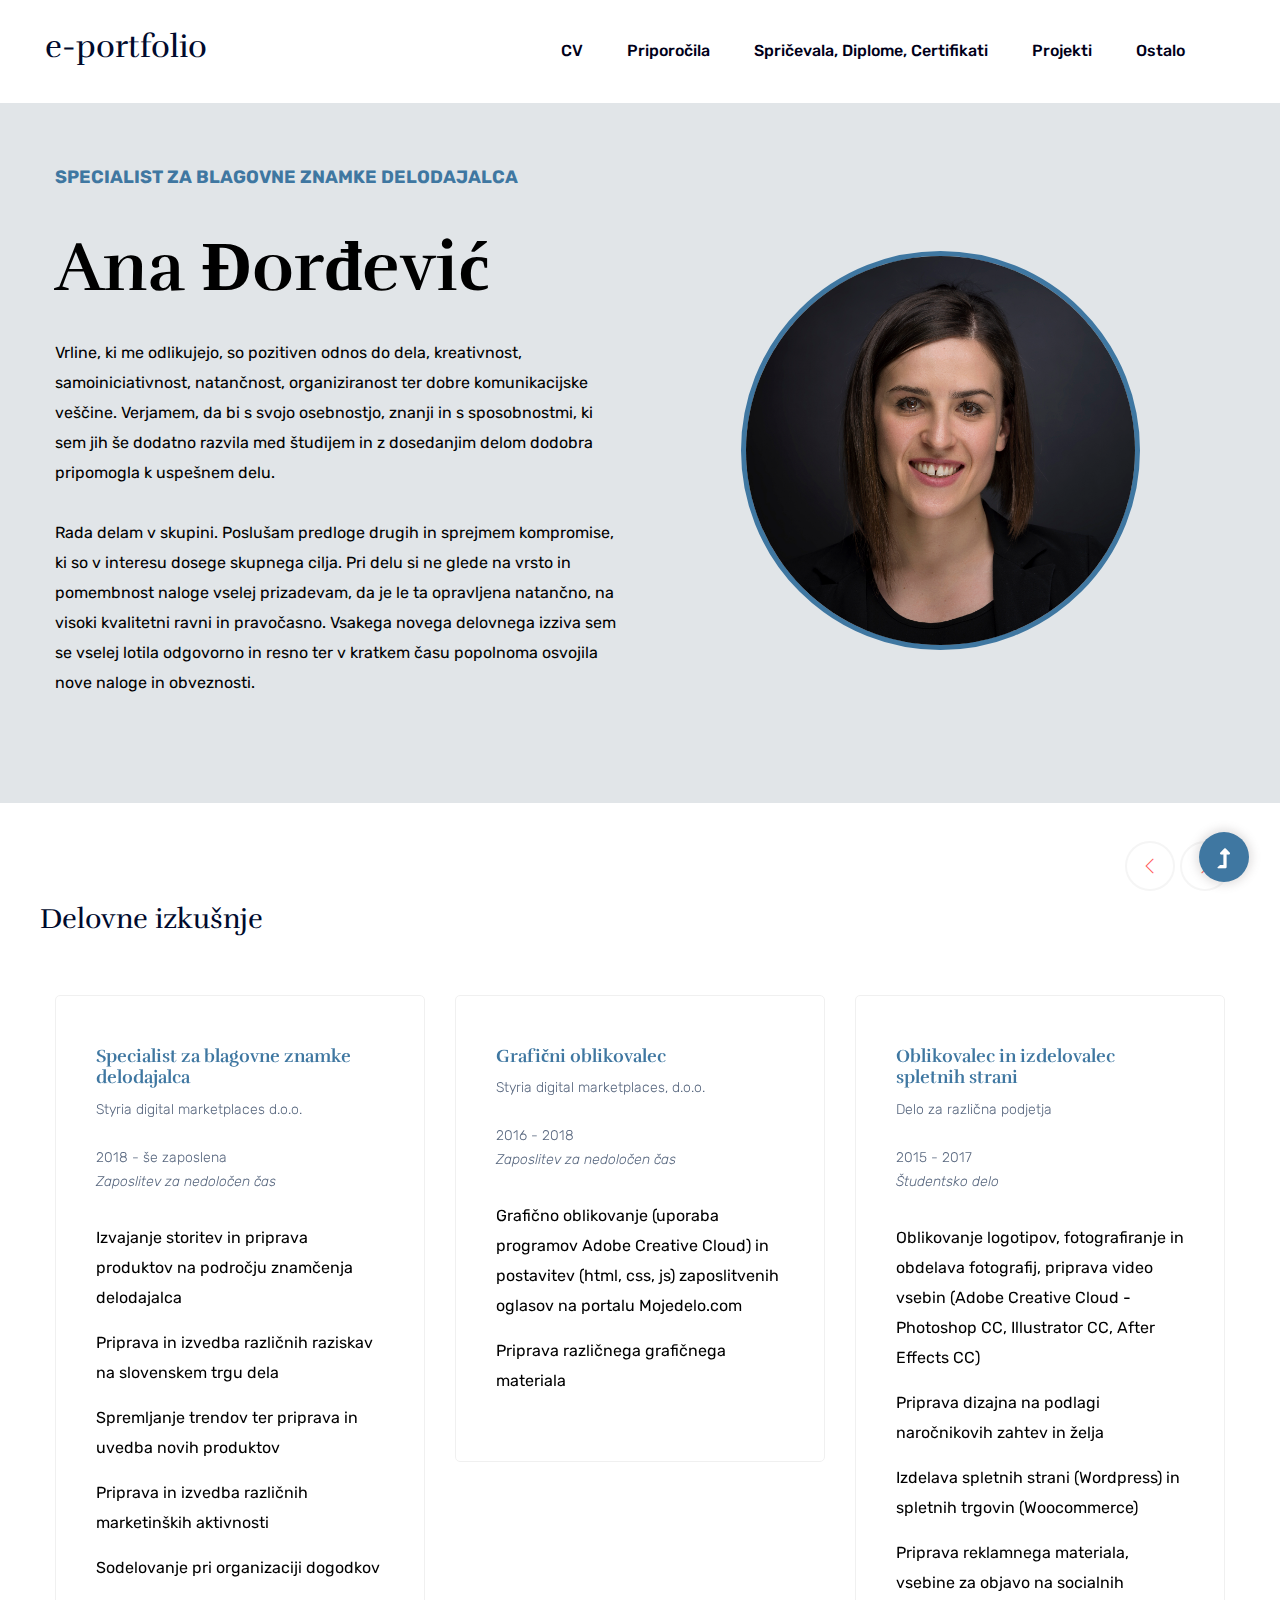
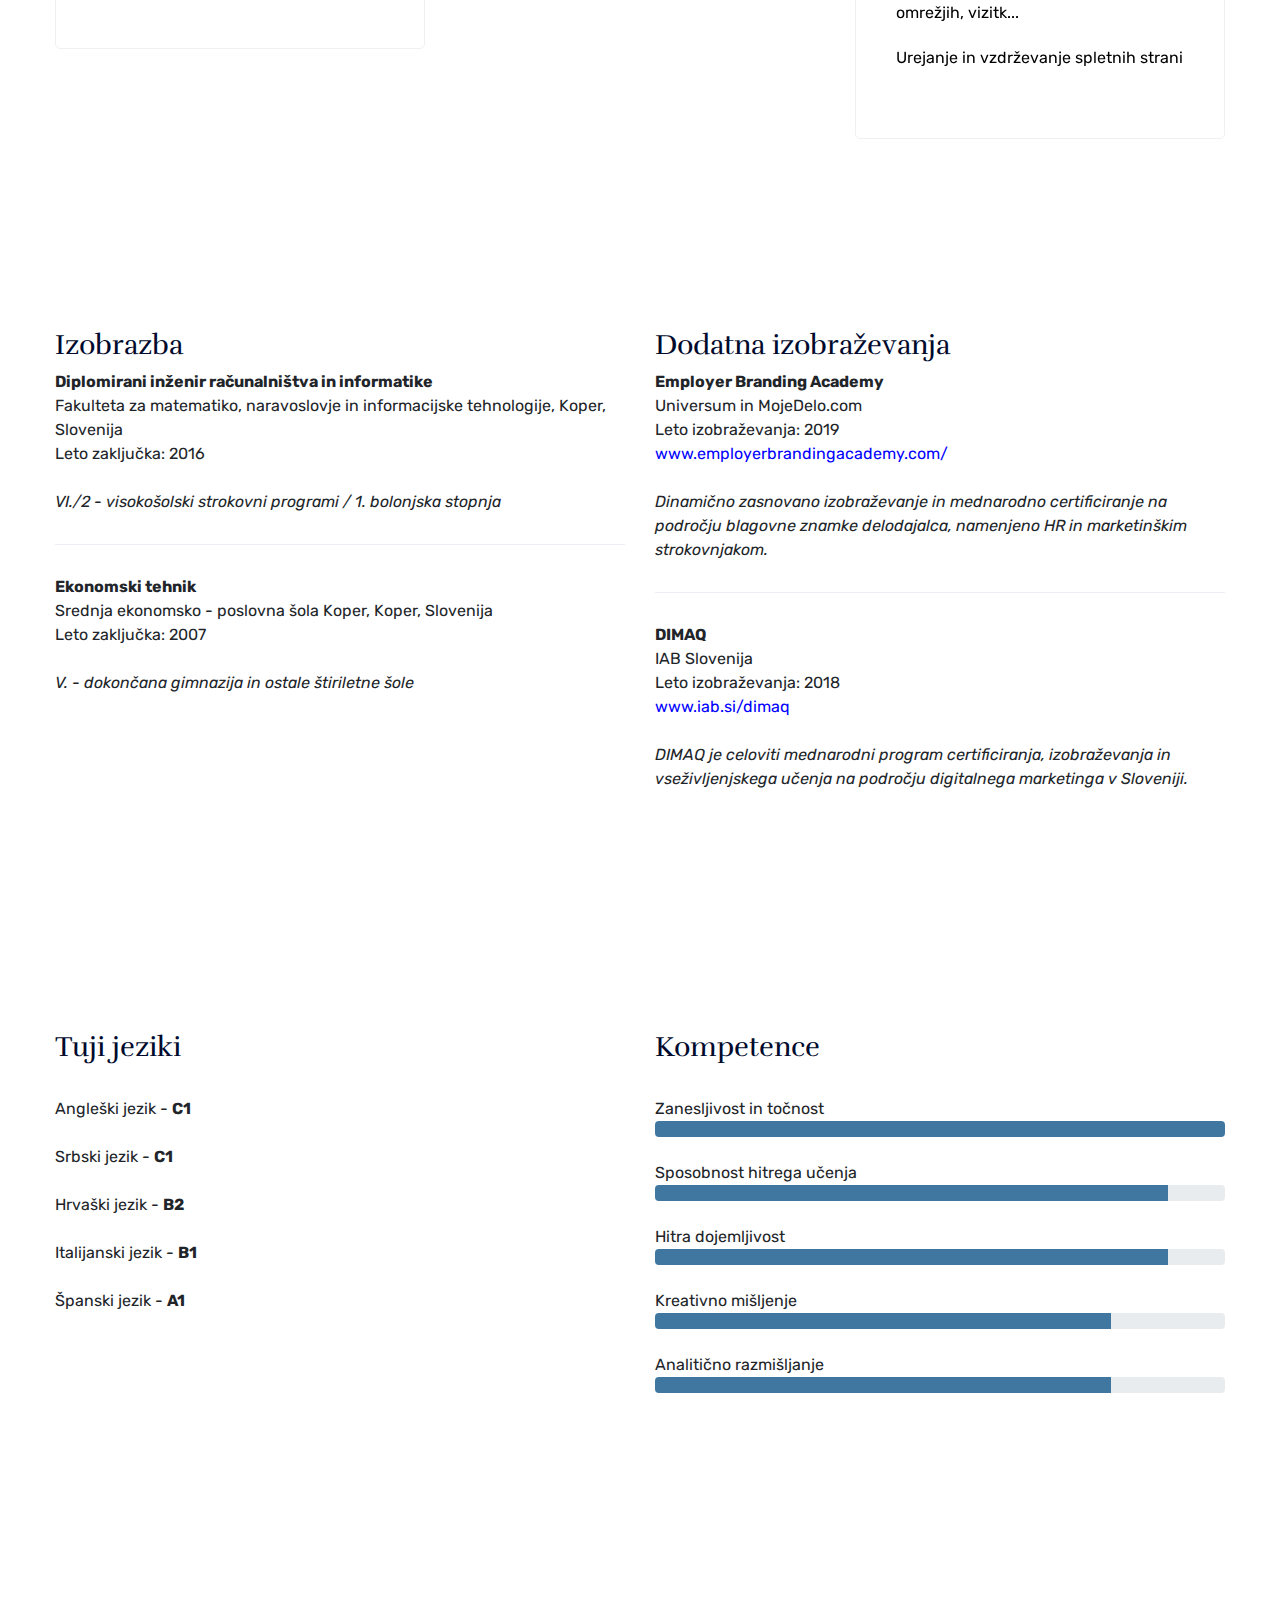
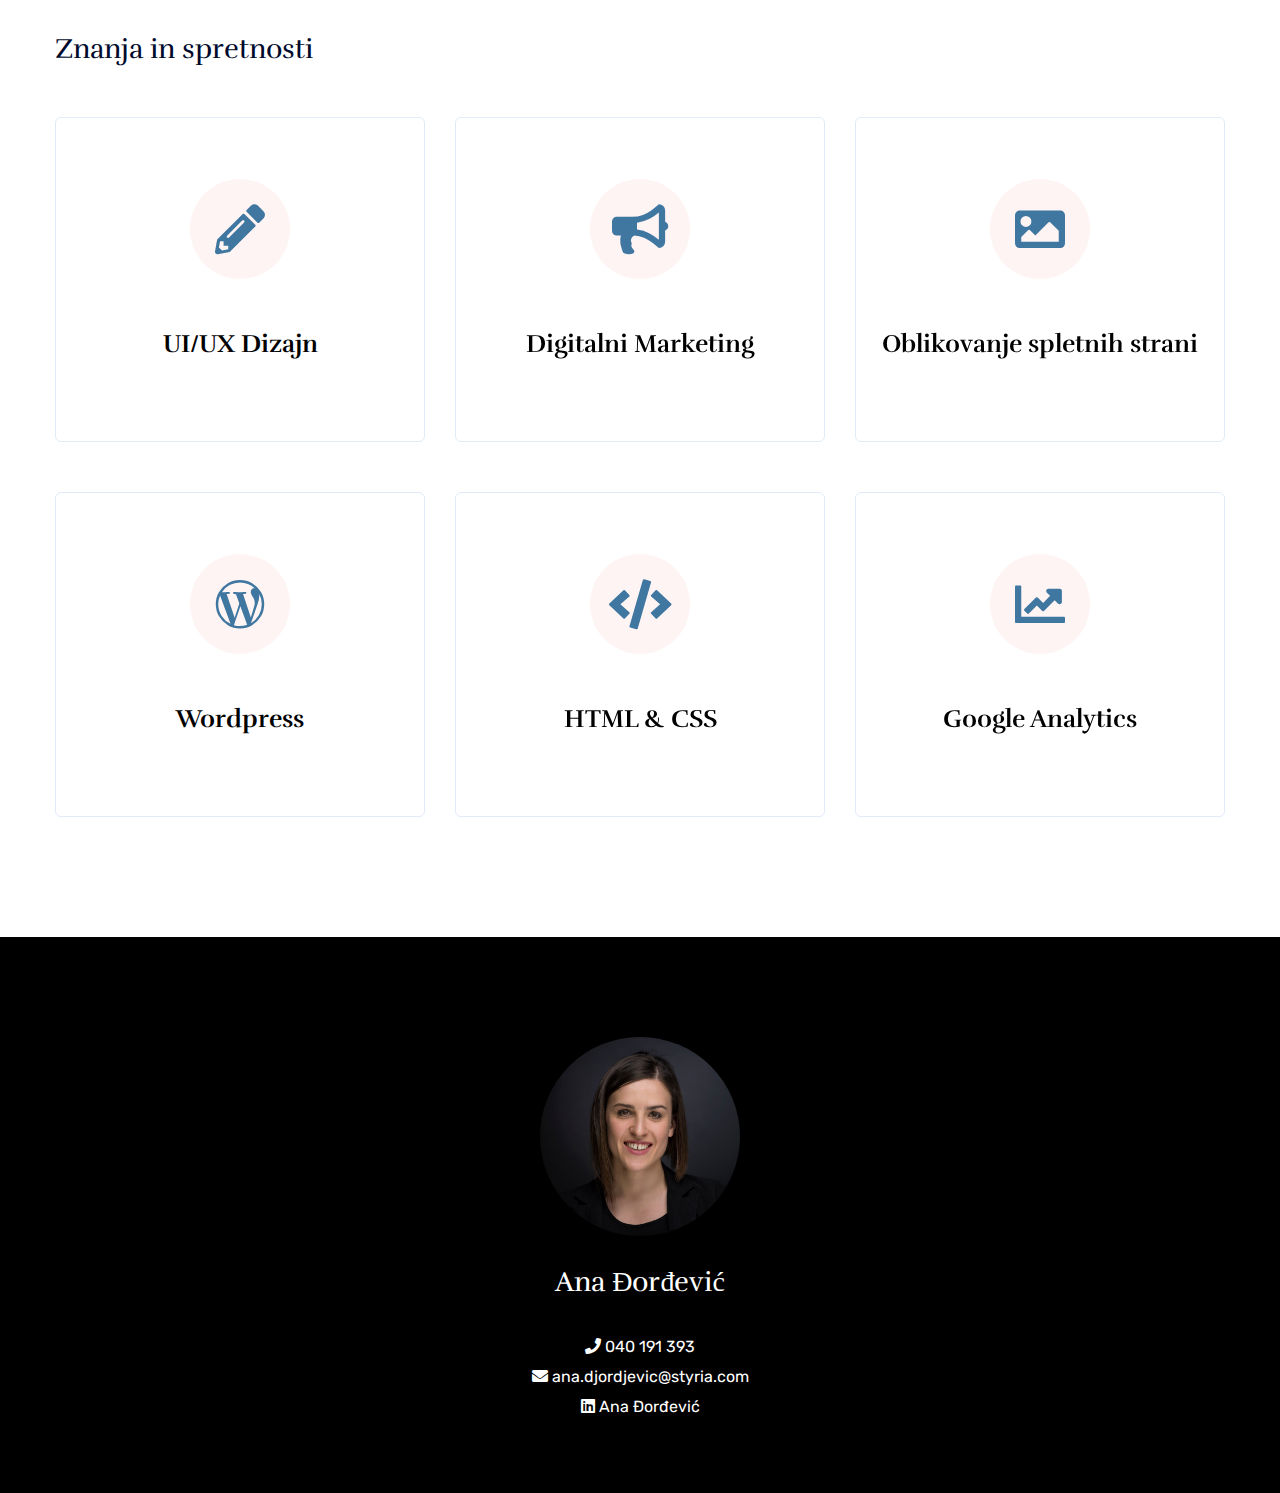
<file: index.html>
<!doctype html>
<html class="no-js" lang="zxx">
	<head>
		<meta charset="utf-8">
		<meta http-equiv="x-ua-compatible" content="ie=edge">
		<title>e-portfolio</title>
		<meta name="description" content="">
		<meta name="viewport" content="width=device-width, initial-scale=1">
		<link rel="manifest" href="site.webmanifest">
		<link rel="shortcut icon" type="image/x-icon" href="assets/img/favicon.ico">

		<!-- CSS here -->
		<link rel="stylesheet" href="assets/css/bootstrap.min.css">
		<link rel="stylesheet" href="assets/css/owl.carousel.min.css">
		<link rel="stylesheet" href="assets/css/slicknav.css">
		<link rel="stylesheet" href="assets/css/flaticon.css">
		<link rel="stylesheet" href="assets/css/animate.min.css">
		<link rel="stylesheet" href="assets/css/magnific-popup.css">
		<link rel="stylesheet" href="assets/css/fontawesome-all.min.css">
		<link rel="stylesheet" href="assets/css/themify-icons.css">
		<link rel="stylesheet" href="assets/css/slick.css">
		<link rel="stylesheet" href="assets/css/nice-select.css">
		<link rel="stylesheet" href="assets/css/style.css">
	</head>

<body>

	<header>
	<!-- meni -->
		<div class="header-area">
			<div class="main-header  header-sticky">
				<div class="container-fluid">
					<div class="row align-items-center">
						<div class="col-xl-2 col-lg-2 col-md-1">
							<div class="logo">
							<h2>e-portfolio</h2>
							</div>
						</div>
						<div class="col-xl-10 col-lg-10 col-md-10">
							<div class="menu-main d-flex align-items-center justify-content-end">
							<!-- desktop -->
								<div class="main-menu f-right d-none d-lg-block">
									<nav> 
										<ul id="navigation">
										<!-- Zavihki v meniju >> v navednice vstavimo ime html datoteke, ki jo želimo umestiti v navigacijski meni (npr. href="novo.html") ali pa url do drugih spletnih mest (npr. href="https://www.mojedelo.com/") -->
										
										<!-- posamezna postavka -->
										<li><a href="index.html">CV</a></li>
										<!-- posamezna postavka -->
										<li><a href="priporocila.html">Priporočila</a></li>
										<!-- posamezna postavka -->
										<li><a href="priponke.html">Spričevala, diplome, certifikati</a></li>
										<!-- posamezna postavka -->
										<li><a href="projekti.html">Projekti</a></li>
										<!-- posamezna postavka -->
										<li><a href="ostalo.html">Ostalo</a></li>
										</ul>
									</nav>
								</div>
							</div>
						</div>
						<!-- mobile -->
						<div class="col-12">
						<div class="mobile_menu d-block d-lg-none"></div>
						</div>
					</div>
				</div>
			</div>
		</div>
	<!-- meni End -->
	</header>
	
	<main>
		<!-- uvod -->
		<div class="slider-area ">
			<div class="slider-active">
				<div class="single-slider slider-height d-flex align-items-center">
					<div class="container">
						<div class="row">
							<div class="col-xl-6 col-lg-6 col-md-8">
								<div class="hero__caption">
									<span style="font-weight: bold;">Specialist za blagovne znamke delodajalca</span>
									<!-- ime -->
									<h1 style="color:#000;">Ana Đorđević</h1>
									<p>Vrline, ki me odlikujejo, so pozitiven odnos do dela, kreativnost, samoiniciativnost, natančnost, organiziranost ter dobre komunikacijske veščine. Verjamem, da bi s svojo osebnostjo, znanji in s sposobnostmi, ki sem jih še dodatno razvila med študijem in z dosedanjim delom dodobra pripomogla k uspešnem delu.  
									<br><br>
									Rada delam v skupini. Poslušam predloge drugih in sprejmem kompromise, ki so v interesu dosege skupnega cilja. Pri delu si ne glede na vrsto in pomembnost naloge vselej prizadevam, da je le ta opravljena natančno, na visoki kvalitetni ravni in pravočasno. 
									Vsakega novega delovnega izziva sem se vselej lotila odgovorno in resno ter v kratkem času  popolnoma osvojila nove naloge in obveznosti.</p>
								</div>
							</div>
							<div class="col-xl-6 col-lg-6 col-md-8">
								<!-- slika -->
								<img src="assets/img/hero/ana.jpg" style="border:5px #3f77a1 solid; border-radius: 50%;width: 70%;margin:15%;">
							</div>
						</div>
					</div>
				</div>
			</div>
		</div> 
		<!-- uvod End-->

		<!-- delovne izkušnje -->
		<section class="client-comments section-paddingt30">
			<div class="container">
				<div class="row">
					<div class="about-caption mb-50">
						<h3>Delovne izkušnje</h3>
					</div>
				</div>
			</div>
			<div class="latest-blog-area">
				<div class="container">
					<div class="custom-row">
						<div class="blog-active">
							<!-- posamezna dela -->
							<div class="col-xl-4">
								<div class="blog-wrapper">
									<div class="blog-inner">
										<div class="blog-top">
											<div class="comment-person">
												<!-- naziv delovnega mesta -->
												<h2>Specialist za blagovne znamke delodajalca</h2>
												<span>Styria digital marketplaces d.o.o.</span>
												<br><br>
												<span>2018 - še zaposlena</span>
												<br>
												<span><em>Zaposlitev za nedoločen čas</em></span>
											</div>
										</div>
										<p>Izvajanje storitev in priprava produktov na področju znamčenja delodajalca</p>
										<p>Priprava in izvedba različnih raziskav na slovenskem trgu dela</p>
										<p>Spremljanje trendov ter priprava in uvedba novih produktov</p>
										<p>Priprava in izvedba različnih marketinških aktivnosti</p>
										<p>Sodelovanje pri organizaciji dogodkov</p>
									</div>
								</div>
							</div>
							<!-- posamezna dela -->
							<div class="col-xl-4">
								<div class="blog-wrapper">
									<div class="blog-inner">
										<div class="blog-top">
											<div class="comment-person">
												<!-- naziv delovnega mesta -->
												<h2>Grafični oblikovalec</h2>
												<span>Styria digital marketplaces, d.o.o.</span>
												<br><br>
												<span>2016 - 2018</span>
												<br>
												<span><em>Zaposlitev za nedoločen čas</em></span>
											</div>
										</div>
										<p>Grafično oblikovanje (uporaba programov Adobe Creative Cloud) in postavitev (html, css, js) zaposlitvenih oglasov na portalu Mojedelo.com</p>
										<p>Priprava različnega grafičnega materiala</p>
									</div>
								</div>
							</div>
							<!-- posamezna dela -->
							<div class="col-xl-4">
								<div class="blog-wrapper">
									<div class="blog-inner">
										<div class="blog-top">
											<div class="comment-person">
												<!-- naziv delovnega mesta -->
												<h2>Oblikovalec in izdelovalec spletnih strani</h2>
												<span>Delo za različna podjetja</span>
												<br><br>
												<span>2015 - 2017</span>
												<br>
												<span><em>Študentsko delo</em></span>
											</div>
										</div>
										<p>Oblikovanje logotipov, fotografiranje in obdelava fotografij, priprava video vsebin (Adobe Creative Cloud - Photoshop CC, Illustrator CC, After Effects CC)</p>
										<p>Priprava dizajna na podlagi naročnikovih zahtev in želja</p>
										<p>Izdelava spletnih strani (Wordpress) in spletnih trgovin (Woocommerce)</p>
										<p>Priprava reklamnega materiala, vsebine za objavo na socialnih omrežjih, vizitk...</p>
										<p>Urejanje in vzdrževanje spletnih strani</p>
									</div>
								</div>
							</div>
							<!-- posamezna dela -->
							<div class="col-xl-4">
								<div class="blog-wrapper">
									<div class="blog-inner">
										<div class="blog-top">
											<div class="comment-person">
												<!-- naziv delovnega mesta -->
												<h2>Front-end razvijalec</h2>
												<span>ALFASTREET Gaming, Počkaj d.o.o.</span>
												<br><br>
												<span>2015 - 2015</span>
												<br>
												<span><em>Študentsko delo</em></span>
											</div>
										</div>
										<p>Pomoč pri programiranju igralnih avtomatov ( C#, ActionScript, Photoshop CC, After Effects CC )</p>
									</div>
								</div>
							</div>
						</div>
					</div>
				</div>
			</div>
		</section>
		<!-- End delovne izkušnje -->


		<!-- izobraževanje -->
		<section class="client-comments section-paddingt30">
			<div class="container">
				<div class="row ">
					<!-- izobrazba -->
					<div class="col-lg-6">
						<div class="about-caption mb-50">
							<h3>Izobrazba</h3>
							<!-- posamezna postavka -->
							<span><strong>Diplomirani inženir računalništva in informatike</strong></span>  
							<br>
							<span>Fakulteta za matematiko, naravoslovje in informacijske tehnologije, Koper, Slovenija</span>
							<br>
							<span>Leto zaključka: 2016</span>
							<br><br>
							<span><em>VI./2 - visokošolski strokovni programi / 1. bolonjska stopnja</em></span>
							<!-- črta -->
							<hr>
							<!-- posamezna postavka -->
							<span><strong>Ekonomski tehnik</strong></span>  
							<br>
							<span>Srednja ekonomsko - poslovna šola Koper, Koper, Slovenija</span>
							<br>
							<span>Leto zaključka: 2007</span>
							<br><br>
							<span><em>V. - dokončana gimnazija in ostale štiriletne šole</em></span>
						</div>
					</div>
					<!-- dodatna izobraževanja -->
					<div class="col-lg-6">
						<div class="about-caption mb-50">
						<h3>Dodatna izobraževanja</h3>
							<!-- posamezna postavka -->
							<span><strong>Employer Branding Academy</strong></span>  
							<br>
							<span>Universum in MojeDelo.com</span>
							<br>
							<span>Leto izobraževanja: 2019</span>
							<br>
							<span><a href="https://www.employerbrandingacademy.com/" target="_blank" style="color:blue">www.employerbrandingacademy.com/</a></span>
							<br><br>
							<span><em>Dinamično zasnovano izobraževanje in mednarodno certificiranje na področju blagovne znamke delodajalca, namenjeno HR in marketinškim strokovnjakom.</em></span>
							<!-- črta -->
							<hr>
							<!-- posamezna postavka -->
							<span><strong>DIMAQ</strong></span>  
							<br>
							<span>IAB Slovenija</span>
							<br>
							<span>Leto izobraževanja: 2018</span>
							<br>
							<span><a href="https://www.iab.si/dimaq" target="_blank" style="color:blue">www.iab.si/dimaq</a></span>
							<br><br>
							<span><em>DIMAQ je celoviti mednarodni program certificiranja, izobraževanja in vseživljenjskega učenja na področju digitalnega marketinga v Sloveniji.</em></span>
						</div>
					</div>
				</div>
			</div>
		<!-- izobraževanje End -->
		</section>


		<!-- jeziki in kompetence -->
		<section class="client-comments section-paddingt30">
			<div class="container">
				<div class="row ">
					<!-- jeziki -->
					<div class="col-lg-6">
						<div class="about-caption mb-50">
							<h3>Tuji jeziki</h3>
							<br>
							<!-- posamezna postavka -->
							<span>Angleški jezik -</span>
							<span><strong>C1</strong></span>
							<br><br>
							<!-- posamezna postavka -->
							<span>Srbski jezik -</span>
							<span><strong>C1</strong></span>
							<br><br>
							<!-- posamezna postavka -->
							<span>Hrvaški jezik -</span>
							<span><strong>B2</strong></span>
							<br><br>
							<!-- posamezna postavka -->
							<span>Italijanski jezik -</span>
							<span><strong>B1</strong></span>
							<br><br>
							<!-- posamezna postavka -->
							<span>Španski jezik -</span>
							<span><strong>A1</strong></span>
							<br><br>
						</div>
					</div>
					<!-- kompetence -->  
					<div class="col-lg-6">
						<div class="about-caption mb-50">
							<h3>Kompetence</h3>
							<br>
							<!-- posamezna postavka -->
							<span>Zanesljivost in točnost</span>
							<div class="progress">
								<!-- za spremembo % spremenite vrednosti: aria-valuenow="100" in width: 100% >> primeri spodaj za 90% in 80% -->
								<div class="progress-bar" role="progressbar" style="width: 100%; background-color:#3f77a1;" aria-valuenow="100" aria-valuemin="0" aria-valuemax="100"></div> 
							</div>
							<br>
							<!-- posamezna postavka -->
							<span>Sposobnost hitrega učenja</span>
							<br>
							<div class="progress">
								<div class="progress-bar" role="progressbar" style="width: 90%; background-color:#3f77a1;" aria-valuenow="90" aria-valuemin="0" aria-valuemax="100"></div>
							</div>
							<br>
							<!-- posamezna postavka -->
							<span>Hitra dojemljivost</span>
							<br>
							<div class="progress">
								<div class="progress-bar" role="progressbar" style="width: 90%; background-color:#3f77a1;" aria-valuenow="90" aria-valuemin="0" aria-valuemax="100"></div>
							</div>
							<br>
							<!-- posamezna postavka -->
							<span>Kreativno mišljenje</span>
							<div class="progress">
								<div class="progress-bar" role="progressbar" style="width: 80%; background-color:#3f77a1;" aria-valuenow="80" aria-valuemin="0" aria-valuemax="100"></div>
							</div>
							<br>
							<!-- posamezna postavka -->
							<span>Analitično razmišljanje</span>
							<br>
							<div class="progress">
								<div class="progress-bar" role="progressbar" style="width: 80%; background-color:#3f77a1;" aria-valuenow="80" aria-valuemin="0" aria-valuemax="100"></div>
							</div>
						</div>
					</div>
				</div>
			</div>  
		</section>

		<!-- Znanja in spretnosti -->
		<section class="categories-area section-padding30">
			<div class="container">
				<div class="row">
					<div class="col-lg-6">
						<div class="about-caption mb-50">
							<h3>Znanja in spretnosti</h3>
						</div>
					</div>
				</div>
				<div class="row">
					<!-- posamezna postavka -->
					<div class="col-lg-4 col-md-6 col-sm-6">
						<div class="single-cat text-center mb-50">
							<div class="cat-icon">
								<!-- za spremembo ikone poglejte točen naziv ikone na https://fontawesome.com/icons?d=gallery&m=free -->
								<!-- barvo ikon spremenite v datoteki style.css -->
								<span class="fa fa-pencil-alt"></span>
							</div>
							<div class="cat-cap">
								<!-- Če želimo posamezno postavko preusmeriti na neko povezavo, želeno povezavo vsatvite namesto znaka # -->
								<h5><a href="#">UI/UX Dizajn</a></h5>
							</div>
						</div>
					</div>
					<!-- posamezna postavka -->
					<div class="col-lg-4 col-md-6 col-sm-6">
						<div class="single-cat text-center mb-50">
							<div class="cat-icon">
								<span class="fa fa-bullhorn"></span>
							</div>
							<div class="cat-cap">
								<h5><a href="#">Digitalni Marketing</a></h5>
							</div>
						</div>
					</div>
					<!-- posamezna postavka -->
					<div class="col-lg-4 col-md-6 col-sm-6">
						<div class="single-cat text-center mb-50">
							<div class="cat-icon">
								<span class="fa fa-image"></span>
							</div>
							<div class="cat-cap">
								<h5><a href="#">Oblikovanje spletnih strani</a></h5>
							</div>
						</div>
					</div>
					<!-- posamezna postavka -->
					<div class="col-lg-4 col-md-6 col-sm-6">
						<div class="single-cat text-center mb-50">
							<div class="cat-icon">
								<span class="fab fa-wordpress-simple"></span>
							</div>
							<div class="cat-cap">
								<h5><a href="#">Wordpress</a></h5>
							</div>
						</div>
					</div>
					<!-- posamezna postavka -->
					<div class="col-lg-4 col-md-6 col-sm-6">
						<div class="single-cat text-center mb-50">
							<div class="cat-icon">
								<span class="fa fa-code"></span>
							</div>
							<div class="cat-cap">
								<h5><a href="#">HTML & CSS</a></h5>
							</div>
						</div>
					</div>
					<!-- posamezna postavka -->
					<div class="col-lg-4 col-md-6 col-sm-6">
						<div class="single-cat text-center mb-50">
							<div class="cat-icon">
								<span class="fa fa-chart-line"></span>
							</div>
							<div class="cat-cap">
								<h5><a href="#">Google Analytics</a></h5>
							</div>
						</div>
					</div>  
				</div>
			</div>
		</section>
		<!-- znanja in spretnosti End -->
	</main>

	<footer>
		<!-- noga >> barvo ozadja in višino lahko spremenite v style.css -->
		<div class="footer-area">
			<div class="container">
				<div class="footer-top footer-padding">
					<div class="row justify-content-center">
						<div class="col-lg-6">
							<div class="footer-top-cap text-center">
								<!-- slika -->
								<img src="assets/img/hero/ana.jpg" style=" border-radius: 50%;width: 35%;">
								<!-- ime -->
								<h3 style="color:#fff;">Ana Đorđević</h3>
								<br>
								<p>
									<!-- telefonska številka -->
									<a href="#" target="_blank"><i class="fa fa-phone"></i> 040 191 393 </a><br> 
									<!-- e-naslov >> href="mailto:vaš e-naslov" + vaš e-naslov v belem tekstu  -->
									<a href="mailto:ana.djordjevic@styria.com" target="_blank"><i class="fa fa-envelope"></i> ana.djordjevic@styria.com </a><br>  
									<!-- Povezava do LinkedIn profila >> href="povezava do LN profila" + vaše ime in priimek v belem tekstu -->
									<a href="https://www.linkedin.com/in/ana-%C4%91or%C4%91evi%C4%87-84769385/" target="_blank"><i class="fab fa-linkedin"></i> Ana Đorđević</a></p>  
							</div>
						</div>
					</div>
				</div>  
			</div>
		</div>
	</footer>

	<!-- Gumb za "na vrh" -->
	<div id="back-top" >
		<a title="Go to Top" href="#"> <i class="fas fa-level-up-alt"></i></a>
	</div>

	<!-- JS here -->
	<!-- All JS Custom Plugins Link Here here -->
	<script src="./assets/js/vendor/modernizr-3.5.0.min.js"></script>
	<!-- Jquery, Popper, Bootstrap -->
	<script src="./assets/js/vendor/jquery-1.12.4.min.js"></script>
	<script src="./assets/js/popper.min.js"></script>
	<script src="./assets/js/bootstrap.min.js"></script>
	<!-- Jquery Mobile Menu -->
	<script src="./assets/js/jquery.slicknav.min.js"></script>

	<!-- Jquery Slick , Owl-Carousel Plugins -->
	<script src="./assets/js/owl.carousel.min.js"></script>
	<script src="./assets/js/slick.min.js"></script>
	<!-- One Page, Animated-HeadLin -->
	<script src="./assets/js/wow.min.js"></script>
	<script src="./assets/js/animated.headline.js"></script>
	<script src="./assets/js/jquery.magnific-popup.js"></script>

	<!-- Nice-select, sticky -->
	<script src="./assets/js/jquery.nice-select.min.js"></script>
	<script src="./assets/js/jquery.sticky.js"></script>

	<!-- contact js -->
	<script src="./assets/js/contact.js"></script>
	<script src="./assets/js/jquery.form.js"></script>
	<script src="./assets/js/jquery.validate.min.js"></script>
	<script src="./assets/js/mail-script.js"></script>
	<script src="./assets/js/jquery.ajaxchimp.min.js"></script>

	<!-- Jquery Plugins, main Jquery -->
	<script src="./assets/js/plugins.js"></script>
	<script src="./assets/js/main.js"></script>

</body>
</html>
</file>
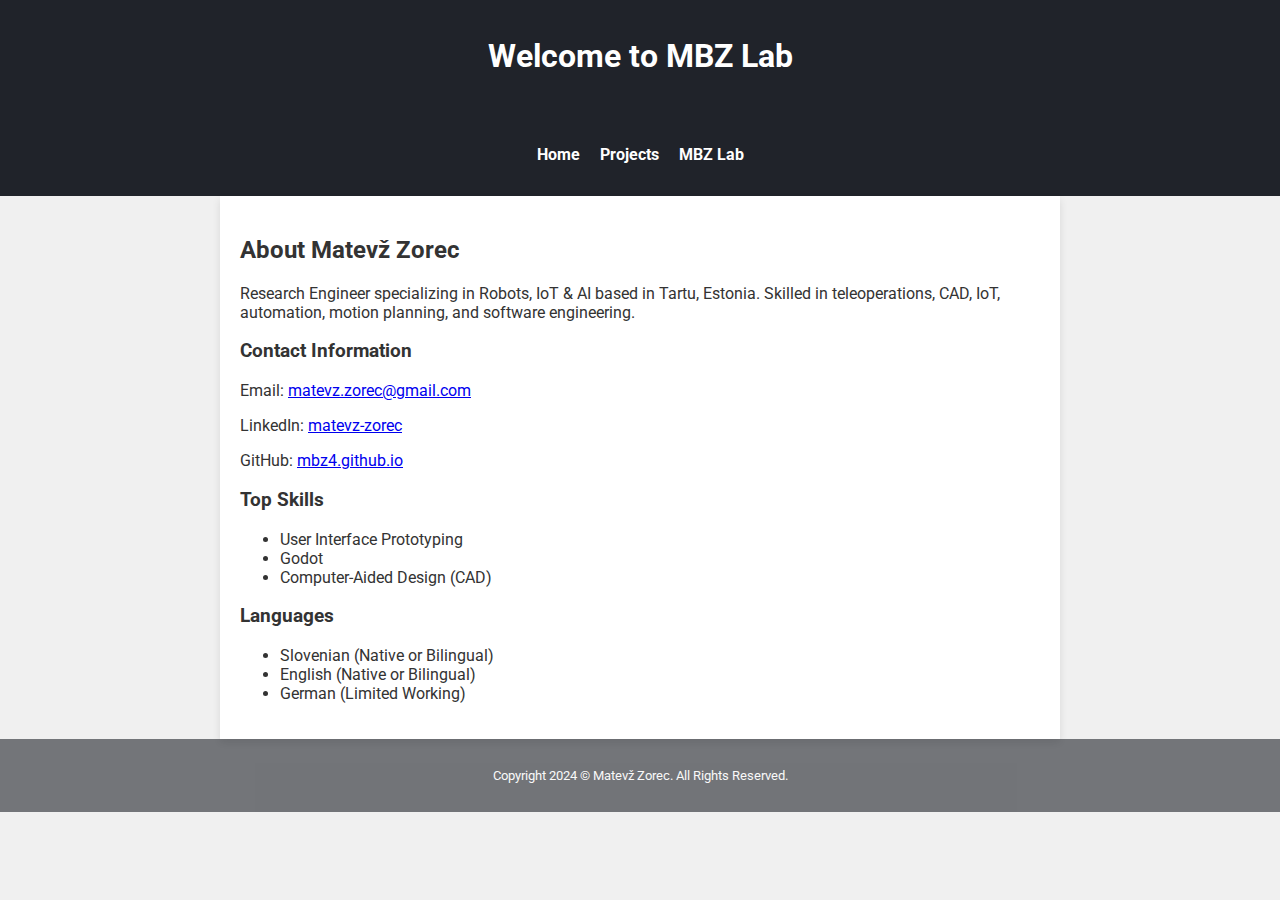
<file: tba/index.html>
<!DOCTYPE html>
<html lang="en">
<head>
    <meta charset="UTF-8">
    <meta name="viewport" content="width=device-width, initial-scale=1.0">
    <title>Welcome to MBZ Lab</title>
    <link rel="stylesheet" href="styles.css">
</head>
<body class="light-theme">
    <header>
        <h1>Welcome to MBZ Lab</h1>
    </header>
    <nav>
        <ul>
            <li><a href="index.html">Home</a></li>
            <li><a href="projects.html">Projects</a></li>
            <li><a href="mbzlab.html">MBZ Lab</a></li>
        </ul>
    </nav>
    <section>
        <h2>About Matevž Zorec</h2>
        <p>Research Engineer specializing in Robots, IoT & AI based in Tartu, Estonia. Skilled in teleoperations, CAD, IoT, automation, motion planning, and software engineering.</p>
        <h3>Contact Information</h3>
        <p>Email: <a href="mailto:matevz.zorec@gmail.com">matevz.zorec@gmail.com</a></p>
        <p>LinkedIn: <a href="https://www.linkedin.com/in/matevz-zorec" target="_blank">matevz-zorec</a></p>
        <p>GitHub: <a href="https://mbz4.github.io/" target="_blank">mbz4.github.io</a></p>
        <h3>Top Skills</h3>
        <ul>
            <li>User Interface Prototyping</li>
            <li>Godot</li>
            <li>Computer-Aided Design (CAD)</li>
        </ul>
        <h3>Languages</h3>
        <ul>
            <li>Slovenian (Native or Bilingual)</li>
            <li>English (Native or Bilingual)</li>
            <li>German (Limited Working)</li>
        </ul>
        
    </section>
    <footer>
        <p>Copyright 2024 © Matevž Zorec. All Rights Reserved.</p>
    </footer>
</body>
</html>
</file>
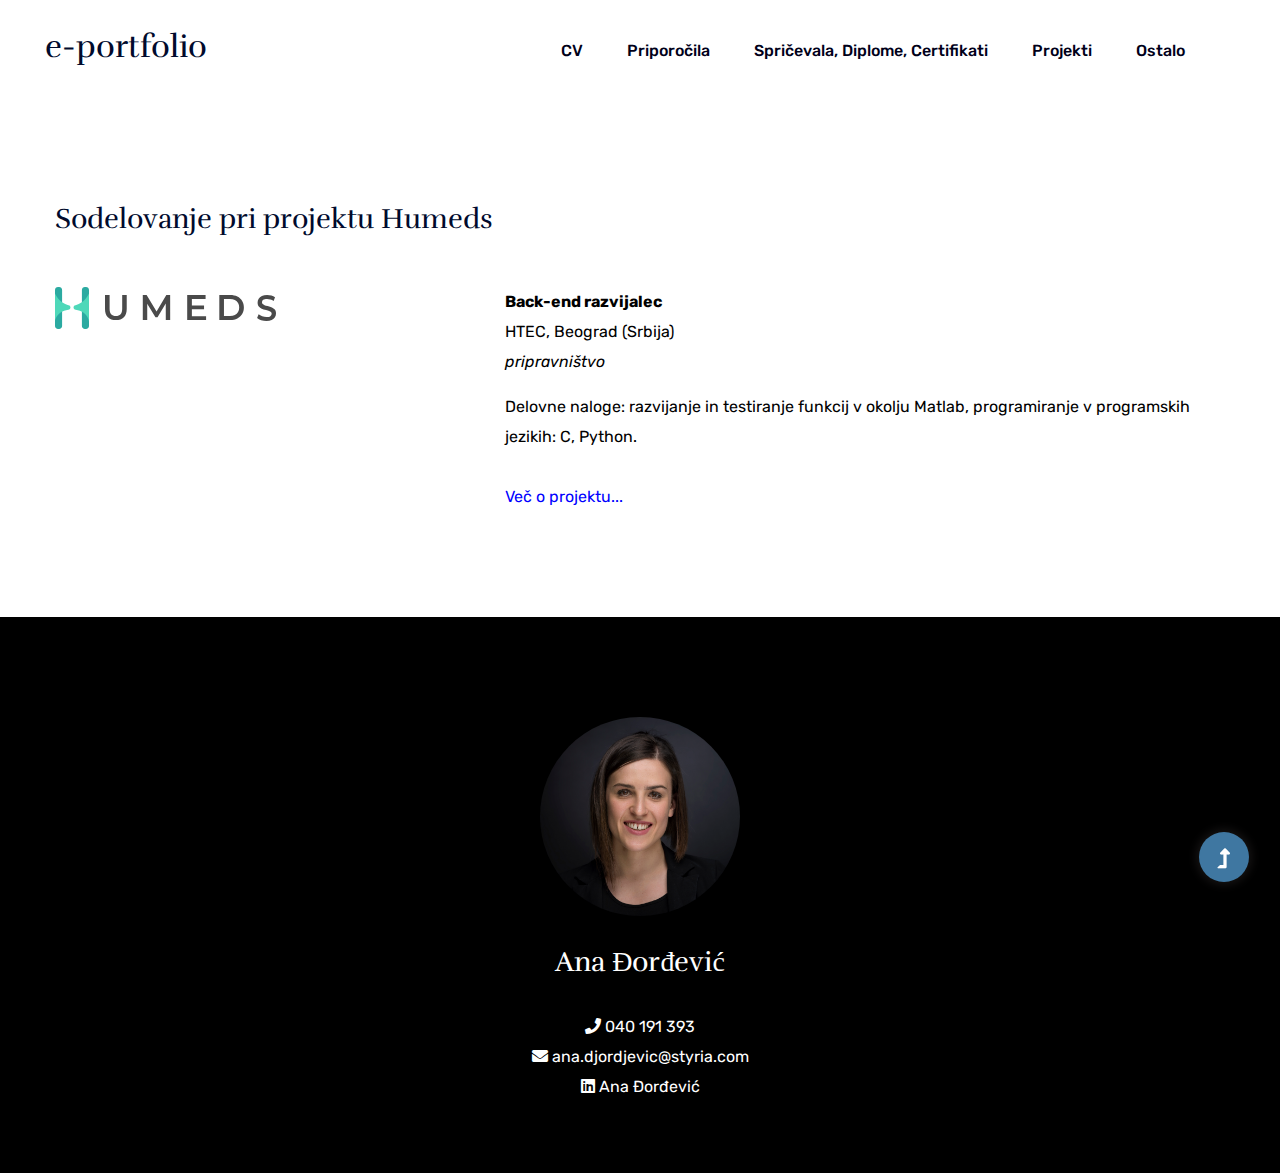
<file: humeds.html>
<!doctype html>
<html class="no-js" lang="zxx">
	<head>
		<meta charset="utf-8">
		<meta http-equiv="x-ua-compatible" content="ie=edge">
		<title>e-portfolio</title>
		<meta name="description" content="">
		<meta name="viewport" content="width=device-width, initial-scale=1">
		<link rel="manifest" href="site.webmanifest">
		<link rel="shortcut icon" type="image/x-icon" href="assets/img/favicon.ico">

		<!-- CSS here -->
		<link rel="stylesheet" href="assets/css/bootstrap.min.css">
		<link rel="stylesheet" href="assets/css/owl.carousel.min.css">
		<link rel="stylesheet" href="assets/css/slicknav.css">
		<link rel="stylesheet" href="assets/css/flaticon.css">
		<link rel="stylesheet" href="assets/css/animate.min.css">
		<link rel="stylesheet" href="assets/css/magnific-popup.css">
		<link rel="stylesheet" href="assets/css/fontawesome-all.min.css">
		<link rel="stylesheet" href="assets/css/themify-icons.css">
		<link rel="stylesheet" href="assets/css/slick.css">
		<link rel="stylesheet" href="assets/css/nice-select.css">
		<link rel="stylesheet" href="assets/css/style.css">
	</head>

<body>

	<header>
	<!-- meni -->
		<div class="header-area">
			<div class="main-header  header-sticky">
				<div class="container-fluid">
					<div class="row align-items-center">
						<div class="col-xl-2 col-lg-2 col-md-1">
							<div class="logo">
							<h2>e-portfolio</h2>
							</div>
						</div>
						<div class="col-xl-10 col-lg-10 col-md-10">
							<div class="menu-main d-flex align-items-center justify-content-end">
							<!-- desktop -->
								<div class="main-menu f-right d-none d-lg-block">
									<nav> 
										<ul id="navigation">
										<!-- Zavihki v meniju >> v navednice vstavimo ime html datoteke, ki jo želimo umestiti v navigacijski meni (npr. href="novo.html") ali pa url do drugih spletnih mest (npr. href="https://www.mojedelo.com/") -->
										
										<!-- posamezna postavka -->
										<li><a href="index.html">CV</a></li>
										<!-- posamezna postavka -->
										<li><a href="priporocila.html">Priporočila</a></li>
										<!-- posamezna postavka -->
										<li><a href="priponke.html">Spričevala, diplome, certifikati</a></li>
										<!-- posamezna postavka -->
										<li><a href="projekti.html">Projekti</a></li>
										<!-- posamezna postavka -->
										<li><a href="ostalo.html">Ostalo</a></li>
										</ul>
									</nav>
								</div>
							</div>
						</div>
						<!-- mobile -->
						<div class="col-12">
						<div class="mobile_menu d-block d-lg-none"></div>
						</div>
					</div>
				</div>
			</div>
		</div>
	<!-- meni End -->
	</header>
	
	<main>
		<!-- opis projekta -->
		<div class="client-comments section-paddingt30">
			<div class="container">
				<div class="row">
					<div class="col-12">
						<div class="about-caption mb-50">
							<h3>Sodelovanje pri projektu Humeds</h3>
						</div>
					</div>
					<div class="col-4">
						<div class="portfolio-img">
							<div class="details-img mb-40">
								<img src="assets/img/logo/humeds.svg" alt="">
							</div>
						</div>
					</div>
					<div class="col-lg-8">
						<div class="details-caption pl-50">
							<p><strong>Back-end razvijalec</strong>
							<br>
							HTEC, Beograd (Srbija)
							<br>
							<em>pripravništvo</em></p>
							<p>Delovne naloge: razvijanje in testiranje funkcij v okolju Matlab, programiranje v programskih jezikih: C, Python.
							<br><br>
							<a href="http://www.humeds.com/" style="color: blue">Več o projektu... </a></p>
						</div>
					</div>
				</div>
			</div>
		</div>
		<!-- opis projekta end -->
	</main>

	<footer>
		<div class="footer-area">
			<div class="container">
				<div class="footer-top footer-padding">
					<div class="row justify-content-center">
						<div class="col-lg-6">
							<div class="footer-top-cap text-center">
								<img src="assets/img/hero/ana.jpg" style=" border-radius: 50%;width: 35%;">
								<h3 style="color:#fff;">Ana Đorđević</h3>
								<br>
								<p><a href="#" target="_blank"><i class="fa fa-phone"></i> 040 191 393 </a> <br> <a href="mailto:ana.djordjevic@styria.com" target="_blank"><i class="fa fa-envelope"></i> ana.djordjevic@styria.com </a> <br>  <a href="https://www.linkedin.com/in/ana-%C4%91or%C4%91evi%C4%87-84769385/" target="_blank"><i class="fab fa-linkedin"></i> Ana Đorđević</a></p>  
							</div>
						</div>
					</div>
				</div>  
			</div>
		</div>
	</footer>

	<!-- Gumb za "na vrh" -->
	<div id="back-top" >
		<a title="Go to Top" href="#"> <i class="fas fa-level-up-alt"></i></a>
	</div>

	<!-- JS here -->
	<!-- All JS Custom Plugins Link Here here -->
	<script src="./assets/js/vendor/modernizr-3.5.0.min.js"></script>
	<!-- Jquery, Popper, Bootstrap -->
	<script src="./assets/js/vendor/jquery-1.12.4.min.js"></script>
	<script src="./assets/js/popper.min.js"></script>
	<script src="./assets/js/bootstrap.min.js"></script>
	<!-- Jquery Mobile Menu -->
	<script src="./assets/js/jquery.slicknav.min.js"></script>

	<!-- Jquery Slick , Owl-Carousel Plugins -->
	<script src="./assets/js/owl.carousel.min.js"></script>
	<script src="./assets/js/slick.min.js"></script>
	<!-- One Page, Animated-HeadLin -->
	<script src="./assets/js/wow.min.js"></script>
	<script src="./assets/js/animated.headline.js"></script>
	<script src="./assets/js/jquery.magnific-popup.js"></script>

	<!-- Nice-select, sticky -->
	<script src="./assets/js/jquery.nice-select.min.js"></script>
	<script src="./assets/js/jquery.sticky.js"></script>

	<!-- contact js -->
	<script src="./assets/js/contact.js"></script>
	<script src="./assets/js/jquery.form.js"></script>
	<script src="./assets/js/jquery.validate.min.js"></script>
	<script src="./assets/js/mail-script.js"></script>
	<script src="./assets/js/jquery.ajaxchimp.min.js"></script>

	<!-- Jquery Plugins, main Jquery -->
	<script src="./assets/js/plugins.js"></script>
	<script src="./assets/js/main.js"></script>

</body>
</html>
</file>
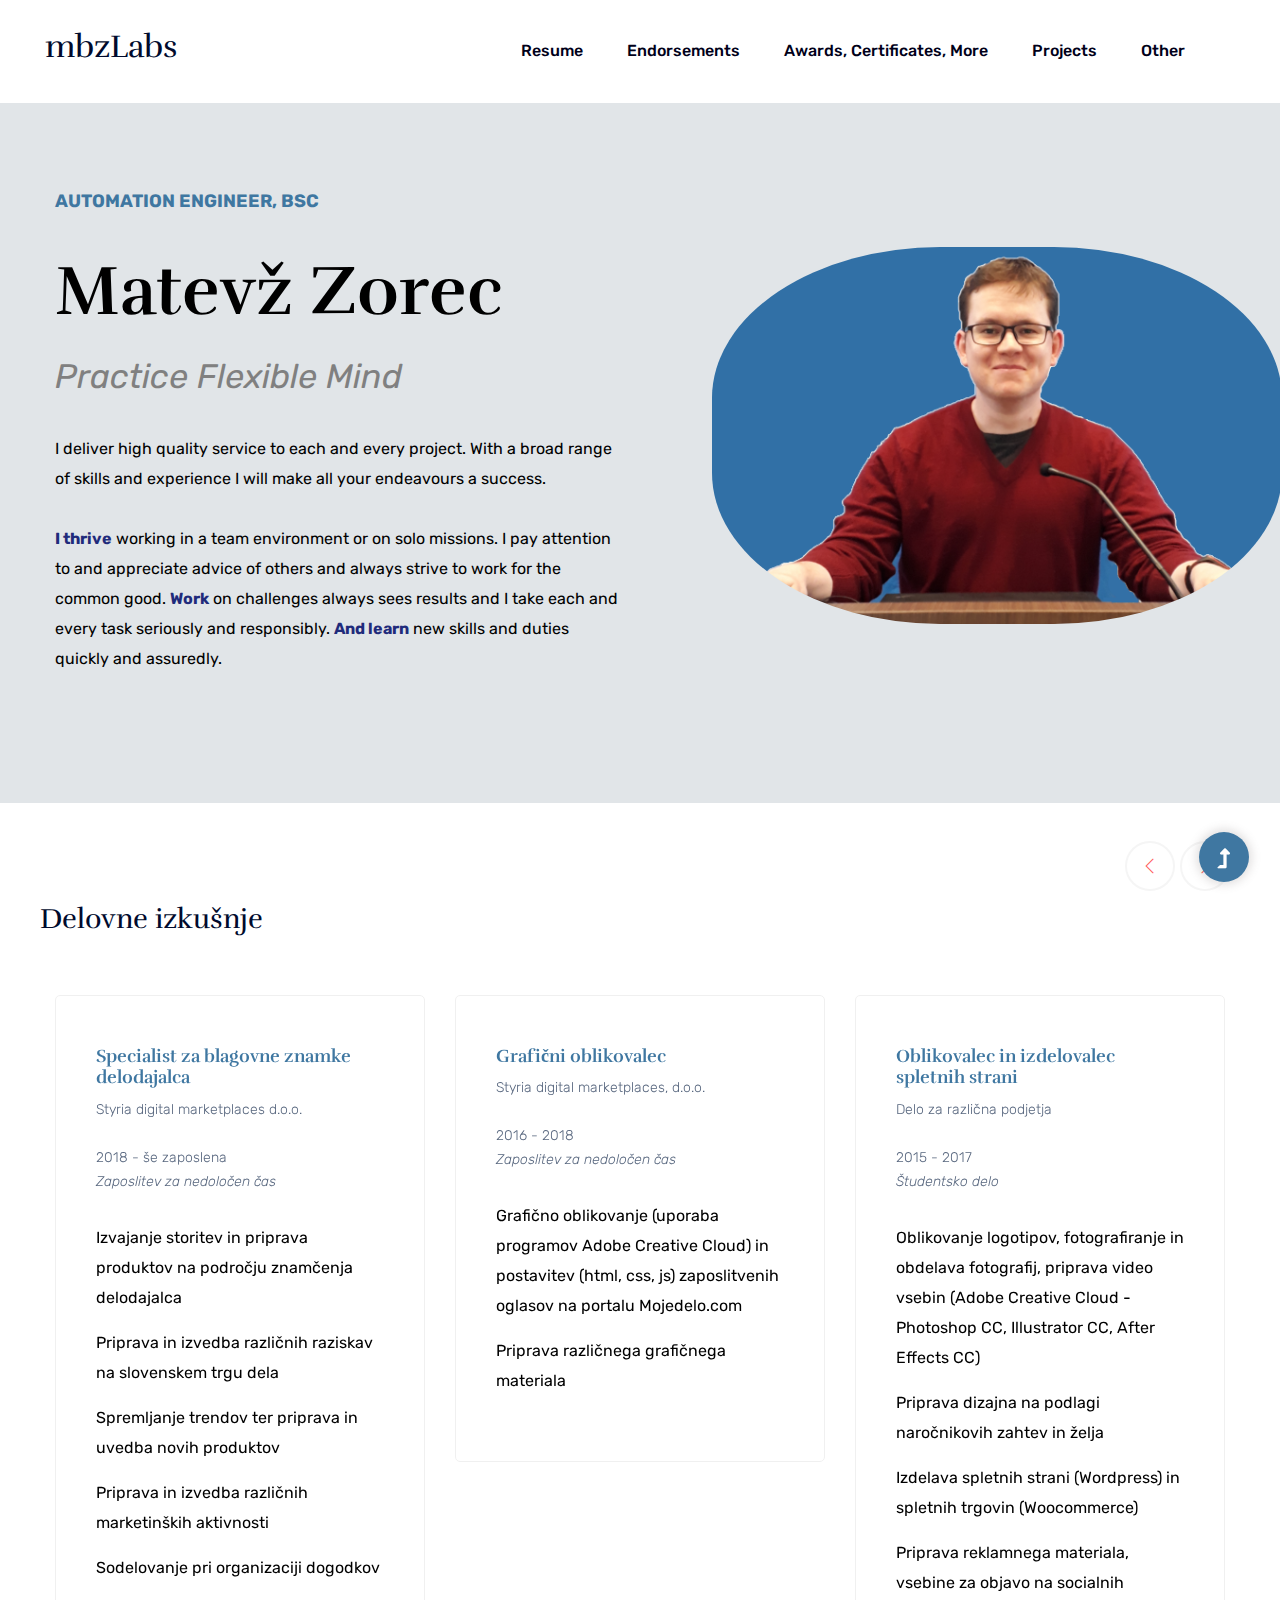
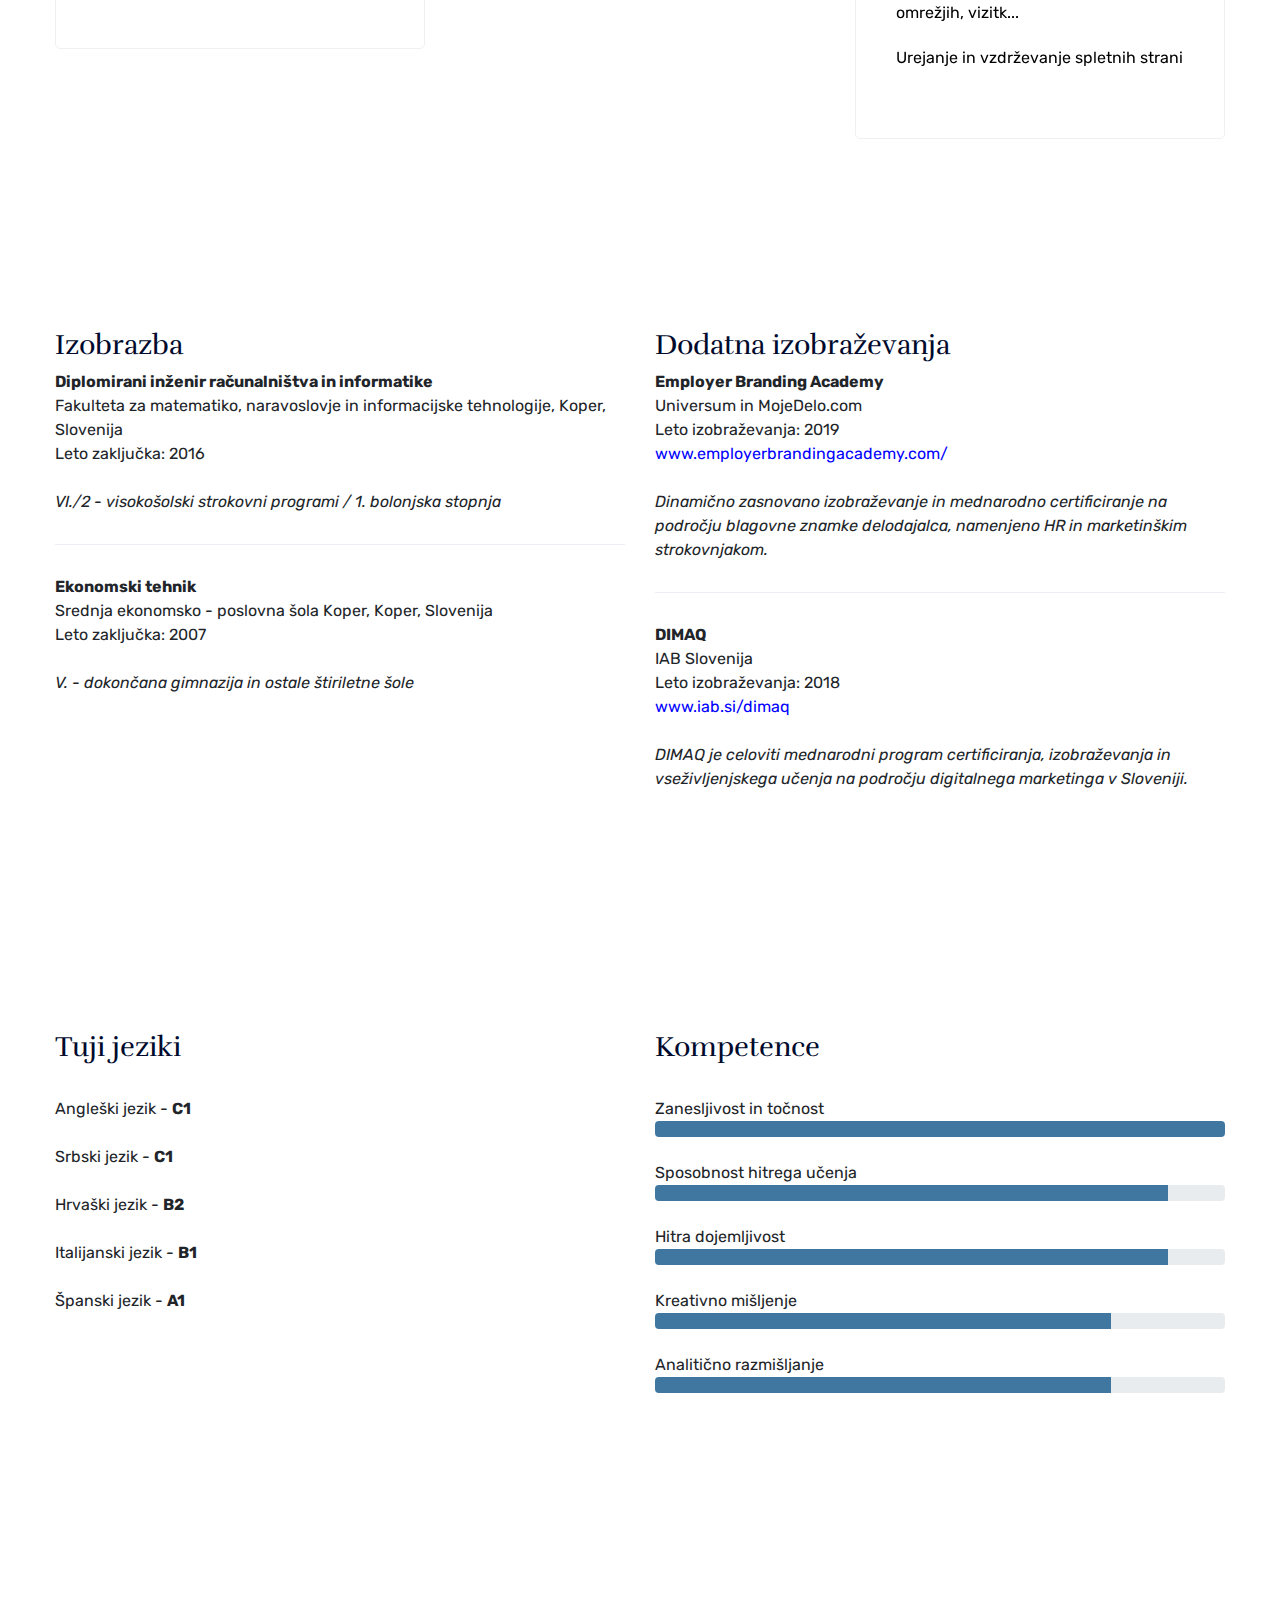
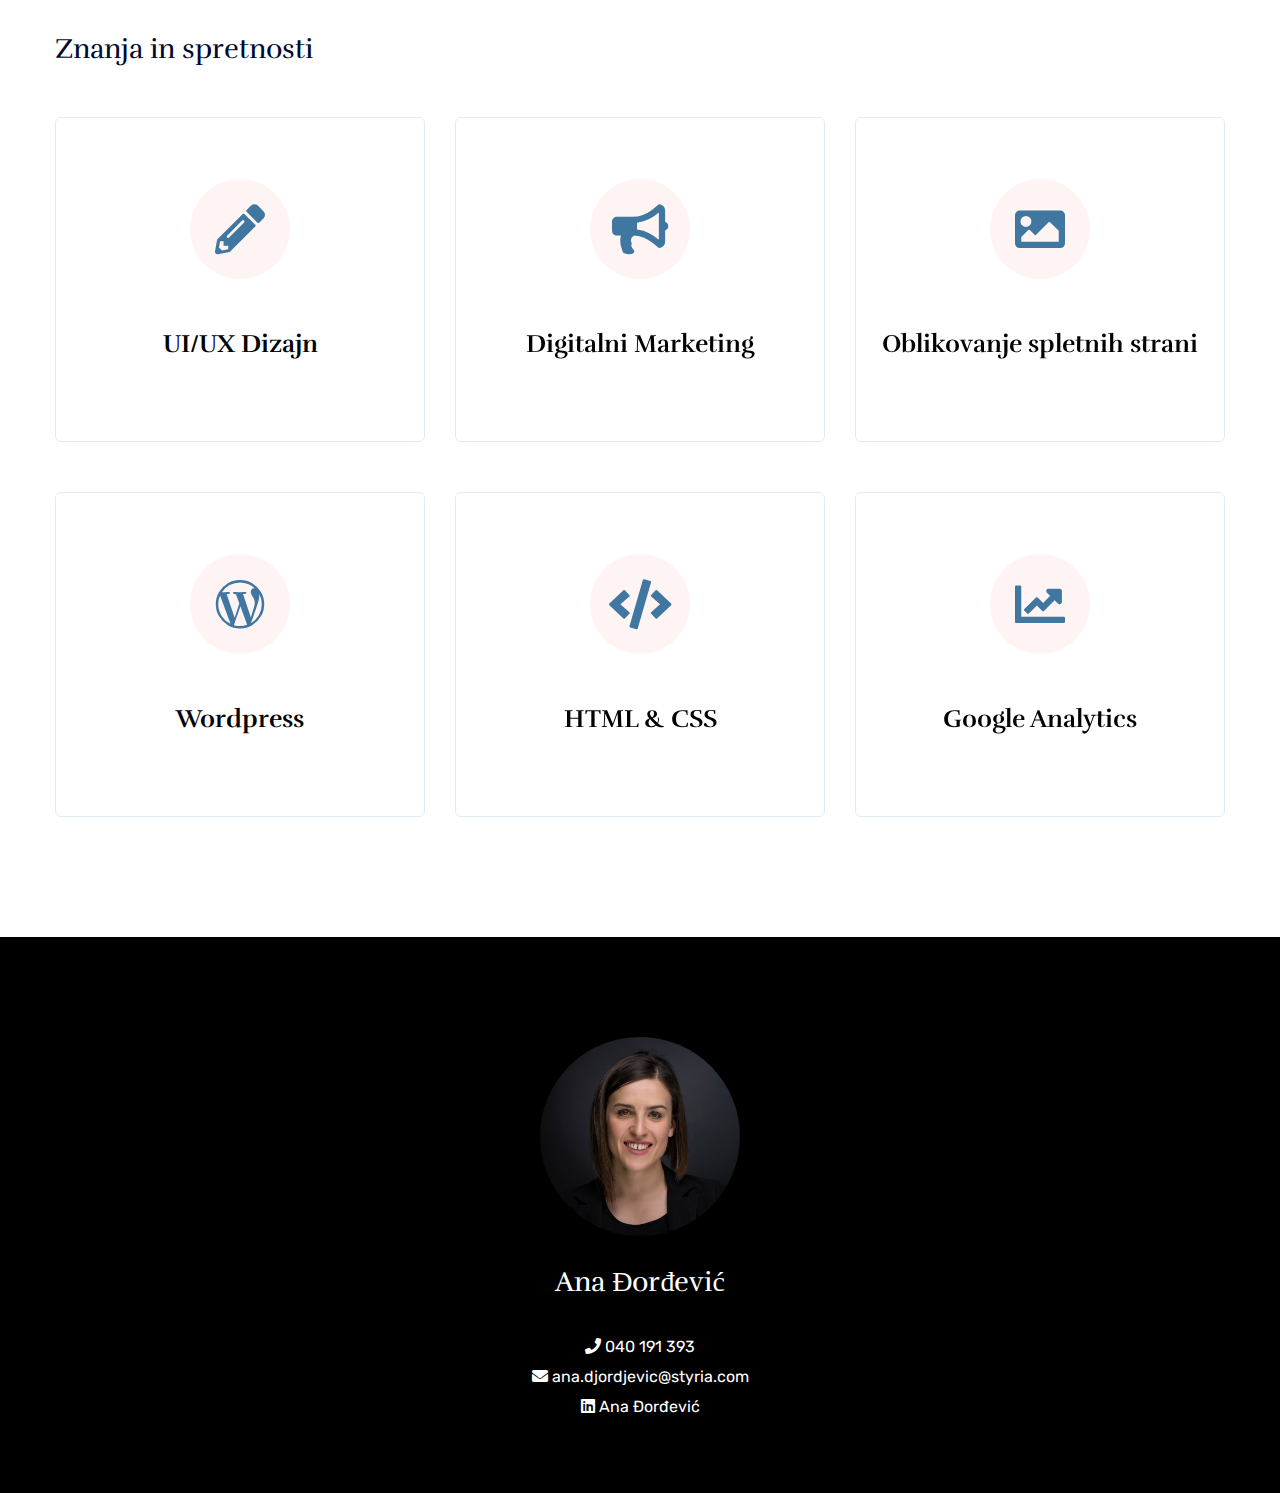
<file: old_index.html>
<!doctype html>
<html class="no-js" lang="zxx">
	<head>
		<meta charset="utf-8">
		<meta http-equiv="x-ua-compatible" content="ie=edge">
		<title>mbzLabs</title>
		<meta name="description" content="">
		<meta name="viewport" content="width=device-width, initial-scale=1">
		<link rel="manifest" href="site.webmanifest">
		<link rel="shortcut icon" type="image/x-icon" href="assets/img/favicon.ico">

		<!-- CSS here -->
		<link rel="stylesheet" href="assets/css/bootstrap.min.css">
		<link rel="stylesheet" href="assets/css/owl.carousel.min.css">
		<link rel="stylesheet" href="assets/css/slicknav.css">
		<link rel="stylesheet" href="assets/css/flaticon.css">
		<link rel="stylesheet" href="assets/css/animate.min.css">
		<link rel="stylesheet" href="assets/css/magnific-popup.css">
		<link rel="stylesheet" href="assets/css/fontawesome-all.min.css">
		<link rel="stylesheet" href="assets/css/themify-icons.css">
		<link rel="stylesheet" href="assets/css/slick.css">
		<link rel="stylesheet" href="assets/css/nice-select.css">
		<link rel="stylesheet" href="assets/css/style.css">
	</head>

<body>

	<header>
	<!-- meni -->
		<div class="header-area">
			<div class="main-header  header-sticky">
				<div class="container-fluid">
					<div class="row align-items-center">
						<div class="col-xl-2 col-lg-2 col-md-1">
							<div class="logo">
							<h2>mbzLabs</h2>
							</div>
						</div>
						<div class="col-xl-10 col-lg-10 col-md-10">
							<div class="menu-main d-flex align-items-center justify-content-end">
							<!-- desktop -->
								<div class="main-menu f-right d-none d-lg-block">
									<nav> 
										<ul id="navigation">
										<!-- Zavihki v meniju >> v navednice vstavimo ime html datoteke, ki jo želimo umestiti v navigacijski meni (npr. href="novo.html") ali pa url do drugih spletnih mest (npr. href="https://www.mojedelo.com/") -->
										
										<!-- posamezna postavka -->
										<li><a href="index.html">Resume</a></li>
										<!-- posamezna postavka -->
										<li><a href="priporocila.html">Endorsements</a></li>
										<!-- posamezna postavka -->
										<li><a href="priponke.html">Awards, certificates, more</a></li>
										<!-- posamezna postavka -->
										<li><a href="projekti.html">Projects</a></li>
										<!-- posamezna postavka -->
										<li><a href="ostalo.html">Other</a></li>
										</ul>
									</nav>
								</div>
							</div>
						</div>
						<!-- mobile -->
						<div class="col-12">
						<div class="mobile_menu d-block d-lg-none"></div>
						</div>
					</div>
				</div>
			</div>
		</div>
	<!-- meni End -->
	</header>
	
	<main>
		<!-- uvod -->
		<div class="slider-area ">
			<div class="slider-active">
				<div class="single-slider slider-height d-flex align-items-center">
					<div class="container">
						<div class="row">
							<div class="col-xl-6 col-lg-6 col-md-8">
								<div class="hero__caption">
									<span style="font-weight: bold;">Automation Engineer, BSc</span>
									<!-- ime -->
									<h1 style="color:#000;">Matevž Zorec</h1>
									<p style="font-size:34px"><font color="gray"> <i>Practice Flexible Mind</i></font>
									<p> I deliver high quality service to each and every project. With a broad range of skills and experience I will make all your endeavours a success.  
									<br><br>
									<b>I thrive</b> working in a team environment or on solo missions. I pay attention to and appreciate advice of others and always strive to work for the common good. 
									<b>Work</b> on challenges always sees results and I take each and every task seriously and responsibly.
									<b>And learn</b> new skills and duties quickly and assuredly.</p>
								</div>
							</div>
							<div class="col-xl-6 col-lg-6 col-md-8">
								<!-- slika -->
								<img src="assets/img/hero/profile.jpg" style="border:0px #3f77a1 solid; border-radius: 40%;width: 100%;margin:10%;">
							</div>
						</div>
					</div>
				</div>
			</div>
		</div> 
		<!-- uvod End-->

		<!-- delovne izkušnje -->
		<section class="client-comments section-paddingt30">
			<div class="container">
				<div class="row">
					<div class="about-caption mb-50">
						<h3>Delovne izkušnje</h3>
					</div>
				</div>
			</div>
			<div class="latest-blog-area">
				<div class="container">
					<div class="custom-row">
						<div class="blog-active">
							<!-- posamezna dela -->
							<div class="col-xl-4">
								<div class="blog-wrapper">
									<div class="blog-inner">
										<div class="blog-top">
											<div class="comment-person">
												<!-- naziv delovnega mesta -->
												<h2>Specialist za blagovne znamke delodajalca</h2>
												<span>Styria digital marketplaces d.o.o.</span>
												<br><br>
												<span>2018 - še zaposlena</span>
												<br>
												<span><em>Zaposlitev za nedoločen čas</em></span>
											</div>
										</div>
										<p>Izvajanje storitev in priprava produktov na področju znamčenja delodajalca</p>
										<p>Priprava in izvedba različnih raziskav na slovenskem trgu dela</p>
										<p>Spremljanje trendov ter priprava in uvedba novih produktov</p>
										<p>Priprava in izvedba različnih marketinških aktivnosti</p>
										<p>Sodelovanje pri organizaciji dogodkov</p>
									</div>
								</div>
							</div>
							<!-- posamezna dela -->
							<div class="col-xl-4">
								<div class="blog-wrapper">
									<div class="blog-inner">
										<div class="blog-top">
											<div class="comment-person">
												<!-- naziv delovnega mesta -->
												<h2>Grafični oblikovalec</h2>
												<span>Styria digital marketplaces, d.o.o.</span>
												<br><br>
												<span>2016 - 2018</span>
												<br>
												<span><em>Zaposlitev za nedoločen čas</em></span>
											</div>
										</div>
										<p>Grafično oblikovanje (uporaba programov Adobe Creative Cloud) in postavitev (html, css, js) zaposlitvenih oglasov na portalu Mojedelo.com</p>
										<p>Priprava različnega grafičnega materiala</p>
									</div>
								</div>
							</div>
							<!-- posamezna dela -->
							<div class="col-xl-4">
								<div class="blog-wrapper">
									<div class="blog-inner">
										<div class="blog-top">
											<div class="comment-person">
												<!-- naziv delovnega mesta -->
												<h2>Oblikovalec in izdelovalec spletnih strani</h2>
												<span>Delo za različna podjetja</span>
												<br><br>
												<span>2015 - 2017</span>
												<br>
												<span><em>Študentsko delo</em></span>
											</div>
										</div>
										<p>Oblikovanje logotipov, fotografiranje in obdelava fotografij, priprava video vsebin (Adobe Creative Cloud - Photoshop CC, Illustrator CC, After Effects CC)</p>
										<p>Priprava dizajna na podlagi naročnikovih zahtev in želja</p>
										<p>Izdelava spletnih strani (Wordpress) in spletnih trgovin (Woocommerce)</p>
										<p>Priprava reklamnega materiala, vsebine za objavo na socialnih omrežjih, vizitk...</p>
										<p>Urejanje in vzdrževanje spletnih strani</p>
									</div>
								</div>
							</div>
							<!-- posamezna dela -->
							<div class="col-xl-4">
								<div class="blog-wrapper">
									<div class="blog-inner">
										<div class="blog-top">
											<div class="comment-person">
												<!-- naziv delovnega mesta -->
												<h2>Front-end razvijalec</h2>
												<span>ALFASTREET Gaming, Počkaj d.o.o.</span>
												<br><br>
												<span>2015 - 2015</span>
												<br>
												<span><em>Študentsko delo</em></span>
											</div>
										</div>
										<p>Pomoč pri programiranju igralnih avtomatov ( C#, ActionScript, Photoshop CC, After Effects CC )</p>
									</div>
								</div>
							</div>
						</div>
					</div>
				</div>
			</div>
		</section>
		<!-- End delovne izkušnje -->


		<!-- izobraževanje -->
		<section class="client-comments section-paddingt30">
			<div class="container">
				<div class="row ">
					<!-- izobrazba -->
					<div class="col-lg-6">
						<div class="about-caption mb-50">
							<h3>Izobrazba</h3>
							<!-- posamezna postavka -->
							<span><strong>Diplomirani inženir računalništva in informatike</strong></span>  
							<br>
							<span>Fakulteta za matematiko, naravoslovje in informacijske tehnologije, Koper, Slovenija</span>
							<br>
							<span>Leto zaključka: 2016</span>
							<br><br>
							<span><em>VI./2 - visokošolski strokovni programi / 1. bolonjska stopnja</em></span>
							<!-- črta -->
							<hr>
							<!-- posamezna postavka -->
							<span><strong>Ekonomski tehnik</strong></span>  
							<br>
							<span>Srednja ekonomsko - poslovna šola Koper, Koper, Slovenija</span>
							<br>
							<span>Leto zaključka: 2007</span>
							<br><br>
							<span><em>V. - dokončana gimnazija in ostale štiriletne šole</em></span>
						</div>
					</div>
					<!-- dodatna izobraževanja -->
					<div class="col-lg-6">
						<div class="about-caption mb-50">
						<h3>Dodatna izobraževanja</h3>
							<!-- posamezna postavka -->
							<span><strong>Employer Branding Academy</strong></span>  
							<br>
							<span>Universum in MojeDelo.com</span>
							<br>
							<span>Leto izobraževanja: 2019</span>
							<br>
							<span><a href="https://www.employerbrandingacademy.com/" target="_blank" style="color:blue">www.employerbrandingacademy.com/</a></span>
							<br><br>
							<span><em>Dinamično zasnovano izobraževanje in mednarodno certificiranje na področju blagovne znamke delodajalca, namenjeno HR in marketinškim strokovnjakom.</em></span>
							<!-- črta -->
							<hr>
							<!-- posamezna postavka -->
							<span><strong>DIMAQ</strong></span>  
							<br>
							<span>IAB Slovenija</span>
							<br>
							<span>Leto izobraževanja: 2018</span>
							<br>
							<span><a href="https://www.iab.si/dimaq" target="_blank" style="color:blue">www.iab.si/dimaq</a></span>
							<br><br>
							<span><em>DIMAQ je celoviti mednarodni program certificiranja, izobraževanja in vseživljenjskega učenja na področju digitalnega marketinga v Sloveniji.</em></span>
						</div>
					</div>
				</div>
			</div>
		<!-- izobraževanje End -->
		</section>


		<!-- jeziki in kompetence -->
		<section class="client-comments section-paddingt30">
			<div class="container">
				<div class="row ">
					<!-- jeziki -->
					<div class="col-lg-6">
						<div class="about-caption mb-50">
							<h3>Tuji jeziki</h3>
							<br>
							<!-- posamezna postavka -->
							<span>Angleški jezik -</span>
							<span><strong>C1</strong></span>
							<br><br>
							<!-- posamezna postavka -->
							<span>Srbski jezik -</span>
							<span><strong>C1</strong></span>
							<br><br>
							<!-- posamezna postavka -->
							<span>Hrvaški jezik -</span>
							<span><strong>B2</strong></span>
							<br><br>
							<!-- posamezna postavka -->
							<span>Italijanski jezik -</span>
							<span><strong>B1</strong></span>
							<br><br>
							<!-- posamezna postavka -->
							<span>Španski jezik -</span>
							<span><strong>A1</strong></span>
							<br><br>
						</div>
					</div>
					<!-- kompetence -->  
					<div class="col-lg-6">
						<div class="about-caption mb-50">
							<h3>Kompetence</h3>
							<br>
							<!-- posamezna postavka -->
							<span>Zanesljivost in točnost</span>
							<div class="progress">
								<!-- za spremembo % spremenite vrednosti: aria-valuenow="100" in width: 100% >> primeri spodaj za 90% in 80% -->
								<div class="progress-bar" role="progressbar" style="width: 100%; background-color:#3f77a1;" aria-valuenow="100" aria-valuemin="0" aria-valuemax="100"></div> 
							</div>
							<br>
							<!-- posamezna postavka -->
							<span>Sposobnost hitrega učenja</span>
							<br>
							<div class="progress">
								<div class="progress-bar" role="progressbar" style="width: 90%; background-color:#3f77a1;" aria-valuenow="90" aria-valuemin="0" aria-valuemax="100"></div>
							</div>
							<br>
							<!-- posamezna postavka -->
							<span>Hitra dojemljivost</span>
							<br>
							<div class="progress">
								<div class="progress-bar" role="progressbar" style="width: 90%; background-color:#3f77a1;" aria-valuenow="90" aria-valuemin="0" aria-valuemax="100"></div>
							</div>
							<br>
							<!-- posamezna postavka -->
							<span>Kreativno mišljenje</span>
							<div class="progress">
								<div class="progress-bar" role="progressbar" style="width: 80%; background-color:#3f77a1;" aria-valuenow="80" aria-valuemin="0" aria-valuemax="100"></div>
							</div>
							<br>
							<!-- posamezna postavka -->
							<span>Analitično razmišljanje</span>
							<br>
							<div class="progress">
								<div class="progress-bar" role="progressbar" style="width: 80%; background-color:#3f77a1;" aria-valuenow="80" aria-valuemin="0" aria-valuemax="100"></div>
							</div>
						</div>
					</div>
				</div>
			</div>  
		</section>

		<!-- Znanja in spretnosti -->
		<section class="categories-area section-padding30">
			<div class="container">
				<div class="row">
					<div class="col-lg-6">
						<div class="about-caption mb-50">
							<h3>Znanja in spretnosti</h3>
						</div>
					</div>
				</div>
				<div class="row">
					<!-- posamezna postavka -->
					<div class="col-lg-4 col-md-6 col-sm-6">
						<div class="single-cat text-center mb-50">
							<div class="cat-icon">
								<!-- za spremembo ikone poglejte točen naziv ikone na https://fontawesome.com/icons?d=gallery&m=free -->
								<!-- barvo ikon spremenite v datoteki style.css -->
								<span class="fa fa-pencil-alt"></span>
							</div>
							<div class="cat-cap">
								<!-- Če želimo posamezno postavko preusmeriti na neko povezavo, želeno povezavo vsatvite namesto znaka # -->
								<h5><a href="#">UI/UX Dizajn</a></h5>
							</div>
						</div>
					</div>
					<!-- posamezna postavka -->
					<div class="col-lg-4 col-md-6 col-sm-6">
						<div class="single-cat text-center mb-50">
							<div class="cat-icon">
								<span class="fa fa-bullhorn"></span>
							</div>
							<div class="cat-cap">
								<h5><a href="#">Digitalni Marketing</a></h5>
							</div>
						</div>
					</div>
					<!-- posamezna postavka -->
					<div class="col-lg-4 col-md-6 col-sm-6">
						<div class="single-cat text-center mb-50">
							<div class="cat-icon">
								<span class="fa fa-image"></span>
							</div>
							<div class="cat-cap">
								<h5><a href="#">Oblikovanje spletnih strani</a></h5>
							</div>
						</div>
					</div>
					<!-- posamezna postavka -->
					<div class="col-lg-4 col-md-6 col-sm-6">
						<div class="single-cat text-center mb-50">
							<div class="cat-icon">
								<span class="fab fa-wordpress-simple"></span>
							</div>
							<div class="cat-cap">
								<h5><a href="#">Wordpress</a></h5>
							</div>
						</div>
					</div>
					<!-- posamezna postavka -->
					<div class="col-lg-4 col-md-6 col-sm-6">
						<div class="single-cat text-center mb-50">
							<div class="cat-icon">
								<span class="fa fa-code"></span>
							</div>
							<div class="cat-cap">
								<h5><a href="#">HTML & CSS</a></h5>
							</div>
						</div>
					</div>
					<!-- posamezna postavka -->
					<div class="col-lg-4 col-md-6 col-sm-6">
						<div class="single-cat text-center mb-50">
							<div class="cat-icon">
								<span class="fa fa-chart-line"></span>
							</div>
							<div class="cat-cap">
								<h5><a href="#">Google Analytics</a></h5>
							</div>
						</div>
					</div>  
				</div>
			</div>
		</section>
		<!-- znanja in spretnosti End -->
	</main>

	<footer>
		<!-- noga >> barvo ozadja in višino lahko spremenite v style.css -->
		<div class="footer-area">
			<div class="container">
				<div class="footer-top footer-padding">
					<div class="row justify-content-center">
						<div class="col-lg-6">
							<div class="footer-top-cap text-center">
								<!-- slika -->
								<img src="assets/img/hero/ana.jpg" style=" border-radius: 50%;width: 35%;">
								<!-- ime -->
								<h3 style="color:#fff;">Ana Đorđević</h3>
								<br>
								<p>
									<!-- telefonska številka -->
									<a href="#" target="_blank"><i class="fa fa-phone"></i> 040 191 393 </a><br> 
									<!-- e-naslov >> href="mailto:vaš e-naslov" + vaš e-naslov v belem tekstu  -->
									<a href="mailto:ana.djordjevic@styria.com" target="_blank"><i class="fa fa-envelope"></i> ana.djordjevic@styria.com </a><br>  
									<!-- Povezava do LinkedIn profila >> href="povezava do LN profila" + vaše ime in priimek v belem tekstu -->
									<a href="https://www.linkedin.com/in/ana-%C4%91or%C4%91evi%C4%87-84769385/" target="_blank"><i class="fab fa-linkedin"></i> Ana Đorđević</a></p>  
							</div>
						</div>
					</div>
				</div>  
			</div>
		</div>
	</footer>

	<!-- Gumb za "na vrh" -->
	<div id="back-top" >
		<a title="Go to Top" href="#"> <i class="fas fa-level-up-alt"></i></a>
	</div>

	<!-- JS here -->
	<!-- All JS Custom Plugins Link Here here -->
	<script src="./assets/js/vendor/modernizr-3.5.0.min.js"></script>
	<!-- Jquery, Popper, Bootstrap -->
	<script src="./assets/js/vendor/jquery-1.12.4.min.js"></script>
	<script src="./assets/js/popper.min.js"></script>
	<script src="./assets/js/bootstrap.min.js"></script>
	<!-- Jquery Mobile Menu -->
	<script src="./assets/js/jquery.slicknav.min.js"></script>

	<!-- Jquery Slick , Owl-Carousel Plugins -->
	<script src="./assets/js/owl.carousel.min.js"></script>
	<script src="./assets/js/slick.min.js"></script>
	<!-- One Page, Animated-HeadLin -->
	<script src="./assets/js/wow.min.js"></script>
	<script src="./assets/js/animated.headline.js"></script>
	<script src="./assets/js/jquery.magnific-popup.js"></script>

	<!-- Nice-select, sticky -->
	<script src="./assets/js/jquery.nice-select.min.js"></script>
	<script src="./assets/js/jquery.sticky.js"></script>

	<!-- contact js -->
	<script src="./assets/js/contact.js"></script>
	<script src="./assets/js/jquery.form.js"></script>
	<script src="./assets/js/jquery.validate.min.js"></script>
	<script src="./assets/js/mail-script.js"></script>
	<script src="./assets/js/jquery.ajaxchimp.min.js"></script>

	<!-- Jquery Plugins, main Jquery -->
	<script src="./assets/js/plugins.js"></script>
	<script src="./assets/js/main.js"></script>

</body>
</html>
</file>
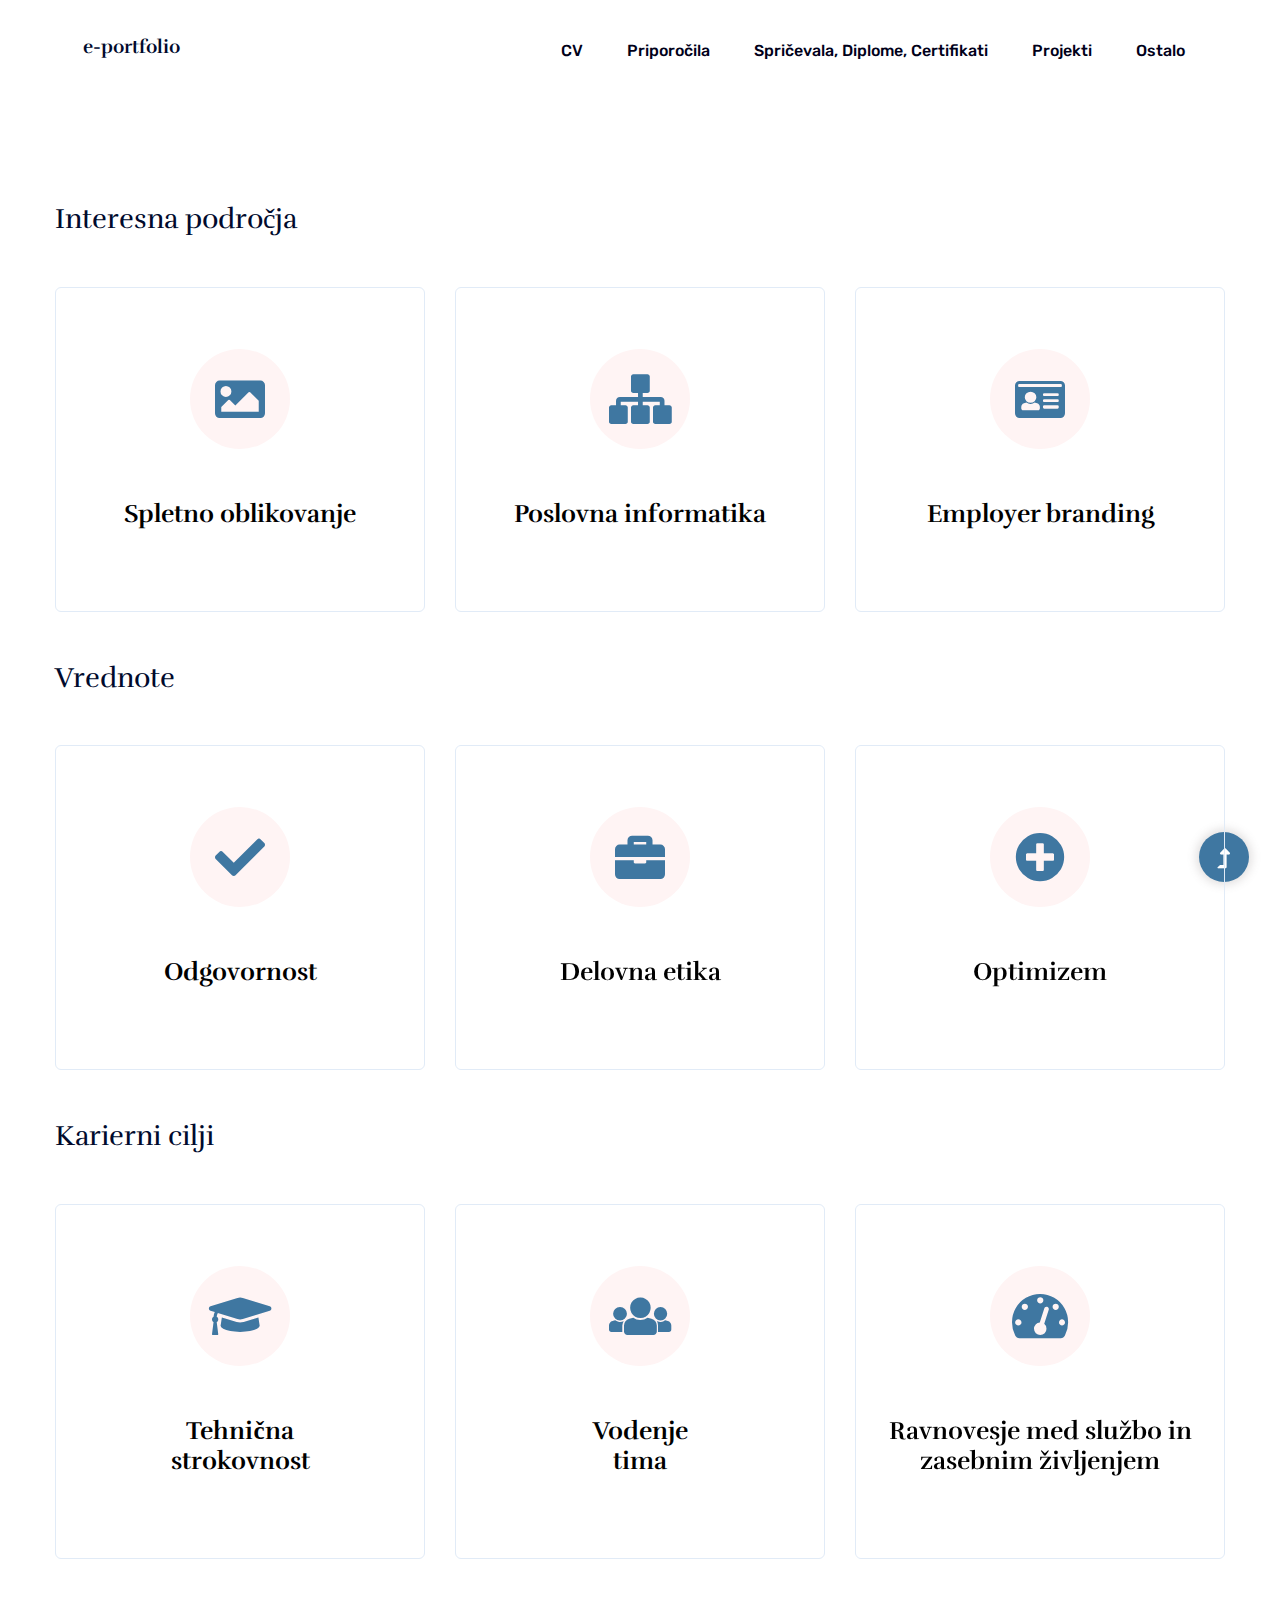
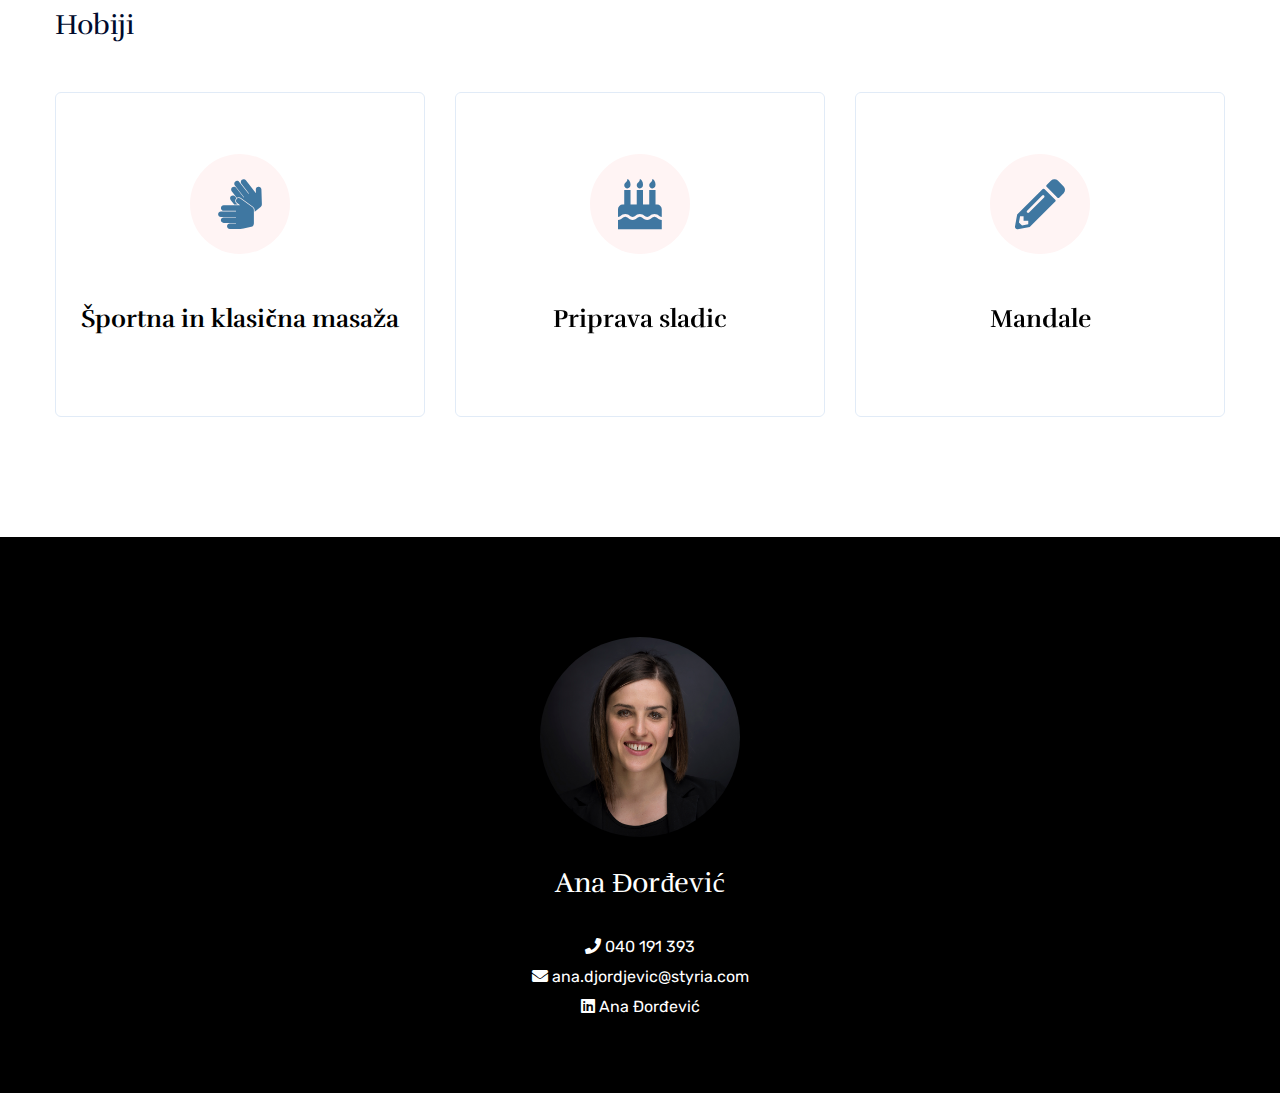
<file: ostalo.html>
<!doctype html>
<html class="no-js" lang="zxx">
	<head>
		<meta charset="utf-8">
		<meta http-equiv="x-ua-compatible" content="ie=edge">
		<title>e-portfolio</title>
		<meta name="description" content="">
		<meta name="viewport" content="width=device-width, initial-scale=1">
		<link rel="manifest" href="site.webmanifest">
		<link rel="shortcut icon" type="image/x-icon" href="assets/img/favicon.ico">

		<!-- CSS here -->
		<link rel="stylesheet" href="assets/css/bootstrap.min.css">
		<link rel="stylesheet" href="assets/css/owl.carousel.min.css">
		<link rel="stylesheet" href="assets/css/slicknav.css">
		<link rel="stylesheet" href="assets/css/flaticon.css">
		<link rel="stylesheet" href="assets/css/animate.min.css">
		<link rel="stylesheet" href="assets/css/magnific-popup.css">
		<link rel="stylesheet" href="assets/css/fontawesome-all.min.css">
		<link rel="stylesheet" href="assets/css/themify-icons.css">
		<link rel="stylesheet" href="assets/css/slick.css">
		<link rel="stylesheet" href="assets/css/nice-select.css">
		<link rel="stylesheet" href="assets/css/style.css">
	</head>

<body>

	<header>
	<!-- meni -->
		<div class="header-area">
			<div class="main-header  header-sticky">
				<div class="container-fluid">
					<div class="row align-items-center">
						<div class="col-xl-2 col-lg-2 col-md-1">
							<div class="logo">
							<h2 style="font-size:19px; font-weight: bold;text-align: center">e-portfolio</h2>
							</div>
						</div>
						<div class="col-xl-10 col-lg-10 col-md-10">
							<div class="menu-main d-flex align-items-center justify-content-end">
							<!-- desktop -->
								<div class="main-menu f-right d-none d-lg-block">
									<nav> 
										<ul id="navigation">
										<!-- Zavihki v meniju >> v navednice vstavimo ime html datoteke, ki jo želimo umestiti v navigacijski meni (npr. href="novo.html") ali pa url do drugih spletnih mest (npr. href="https://www.mojedelo.com/") -->
										
										<!-- posamezna postavka -->
										<li><a href="index.html">CV</a></li>
										<!-- posamezna postavka -->
										<li><a href="priporocila.html">Priporočila</a></li>
										<!-- posamezna postavka -->
										<li><a href="priponke.html">Spričevala, diplome, certifikati</a></li>
										<!-- posamezna postavka -->
										<li><a href="projekti.html">Projekti</a></li>
										<!-- posamezna postavka -->
										<li><a href="ostalo.html">Ostalo</a></li>
										</ul>
									</nav>
								</div>
							</div>
						</div>
						<!-- mobile -->
						<div class="col-12">
						<div class="mobile_menu d-block d-lg-none"></div>
						</div>
					</div>
				</div>
			</div>
		</div>
	<!-- meni End -->
	</header>
	<main>
	<!-- Interesna področja, vrednote, karierni cilji, hobiji -->
		<section class="categories-area section-padding30">
			<div class="container">
				<!-- interesna področja  -->
				<div class="row">
					<div class="col-lg-8">
						<div class="about-caption mb-50">
							<h3>Interesna področja</h3>
						</div>
					</div>
				</div>
				<div class="row">
					<div class="col-lg-4 col-md-6 col-sm-6">
						<div class="single-cat text-center mb-50">
							<div class="cat-icon">
								<span class="fa fa-image"></span>
							</div>
							<div class="cat-cap">
								<h5><a href="#">Spletno oblikovanje</a></h5>
							</div>
						</div>
					</div>
					<div class="col-lg-4 col-md-6 col-sm-6">
						<div class="single-cat text-center mb-50">
							<div class="cat-icon">
								<span class="fa fa-sitemap"></span>
							</div>
							<div class="cat-cap">
								<h5><a href="#">Poslovna informatika</a></h5>
							</div>
						</div>
					</div>
					<div class="col-lg-4 col-md-6 col-sm-6">
						<div class="single-cat text-center mb-50">
							<div class="cat-icon">
								<span class="fa fa-id-card"></span>
							</div>
							<div class="cat-cap">
								<h5><a href="#">Employer branding</a></h5>
							</div>
						</div>
					</div> 
				</div>
				<!-- vrednote -->
				<div class="row">
					<div class="col-lg-8">
						<div class="about-caption mb-50">
							<h3>Vrednote</h3>
						</div>
					</div>
				</div>
				<div class="row">
					<div class="col-lg-4 col-md-6 col-sm-6">
						<div class="single-cat text-center mb-50">
							<div class="cat-icon">
								<span class="fa fa-check"></span>
							</div>
							<div class="cat-cap">
								<h5><a href="#">Odgovornost</a></h5>
							</div>
						</div>
					</div>
					<div class="col-lg-4 col-md-6 col-sm-6">
						<div class="single-cat text-center mb-50">
							<div class="cat-icon">
								<span class="fa fa-briefcase"></span>
							</div>
							<div class="cat-cap">
								<h5><a href="#">Delovna etika</a></h5>
							</div>
						</div>
					</div>
					<div class="col-lg-4 col-md-6 col-sm-6">
						<div class="single-cat text-center mb-50">
							<div class="cat-icon">
								<span class="fa fa-plus-circle"></span>
							</div>
							<div class="cat-cap">
								<h5><a href="#">Optimizem</a></h5>
							</div>
						</div>
					</div> 
				</div>
				<!-- karierni cilji -->
				<div class="row">
					<div class="col-lg-8">
						<div class="about-caption mb-50">
							<h3>Karierni cilji</h3>
						</div>
					</div>
				</div>
				<div class="row">
					<div class="col-lg-4 col-md-6 col-sm-6">
						<div class="single-cat text-center mb-50">
							<div class="cat-icon">
								<span class="fa fa-graduation-cap"></span>
							</div>
							<div class="cat-cap">
								<h5><a href="#">Tehnična <br>strokovnost</a></h5>
							</div>
						</div>
					</div>
					<div class="col-lg-4 col-md-6 col-sm-6">
						<div class="single-cat text-center mb-50">
							<div class="cat-icon">
								<span class="fa fa-users"></span>
							</div>
							<div class="cat-cap">
								<h5><a href="#">Vodenje <br>tima</a></h5>
							</div>
						</div>
					</div>
					<div class="col-lg-4 col-md-6 col-sm-6">
						<div class="single-cat text-center mb-50">
							<div class="cat-icon">
								<span class="fa fa-tachometer-alt"></span>
							</div>
							<div class="cat-cap">
								<h5><a href="#">Ravnovesje med službo in zasebnim življenjem</a></h5>
							</div>
						</div>
					</div> 
				</div>
				<!-- hobiji -->
				<div class="row">
					<div class="col-lg-8">
						<div class="about-caption mb-50">
							<h3>Hobiji</h3>
						</div>
					</div>
				</div>
				<div class="row">
					<div class="col-lg-4 col-md-6 col-sm-6">
						<div class="single-cat text-center mb-50">
							<div class="cat-icon">
								<span class="fa fa-sign-language"></span>
							</div>
							<div class="cat-cap">
								<h5><a href="#">Športna in klasična masaža</a></h5>
							</div>
						</div>
					</div>
					<div class="col-lg-4 col-md-6 col-sm-6">
						<div class="single-cat text-center mb-50">
							<div class="cat-icon">
								<span class="fa fa-birthday-cake"></span>
							</div>
							<div class="cat-cap">
								<h5><a href="#">Priprava sladic</a></h5>
							</div>
						</div>
					</div>
					<div class="col-lg-4 col-md-6 col-sm-6">
						<div class="single-cat text-center mb-50">
							<div class="cat-icon">
								<span class="fa fa-pencil-alt"></span>
							</div>
							<div class="cat-cap">
								<h5><a href="#">Mandale</a></h5>
							</div>
						</div>
					</div> 
				</div>
			</div>
		</section>
	<!-- Interesna področja, vrednoste, karierni cilji, hobiji -->
	</main>

	<footer>
		<div class="footer-area">
			<div class="container">
				<div class="footer-top footer-padding">
					<div class="row justify-content-center">
						<div class="col-lg-6">
							<div class="footer-top-cap text-center">
								<img src="assets/img/hero/ana.jpg" style=" border-radius: 50%;width: 35%;">
								<h3 style="color:#fff;">Ana Đorđević</h3>
								<br>
								<p><a href="#" target="_blank"><i class="fa fa-phone"></i> 040 191 393 </a> <br> <a href="mailto:ana.djordjevic@styria.com" target="_blank"><i class="fa fa-envelope"></i> ana.djordjevic@styria.com </a> <br>  <a href="https://www.linkedin.com/in/ana-%C4%91or%C4%91evi%C4%87-84769385/" target="_blank"><i class="fab fa-linkedin"></i> Ana Đorđević</a></p>  
							</div>
						</div>
					</div>
				</div>  
			</div>
		</div>
	</footer>

	<!-- Gumb za "na vrh" -->
	<div id="back-top" >
		<a title="Go to Top" href="#"> <i class="fas fa-level-up-alt"></i></a>
	</div>

	<!-- JS here -->
	<!-- All JS Custom Plugins Link Here here -->
	<script src="./assets/js/vendor/modernizr-3.5.0.min.js"></script>
	<!-- Jquery, Popper, Bootstrap -->
	<script src="./assets/js/vendor/jquery-1.12.4.min.js"></script>
	<script src="./assets/js/popper.min.js"></script>
	<script src="./assets/js/bootstrap.min.js"></script>
	<!-- Jquery Mobile Menu -->
	<script src="./assets/js/jquery.slicknav.min.js"></script>

	<!-- Jquery Slick , Owl-Carousel Plugins -->
	<script src="./assets/js/owl.carousel.min.js"></script>
	<script src="./assets/js/slick.min.js"></script>
	<!-- One Page, Animated-HeadLin -->
	<script src="./assets/js/wow.min.js"></script>
	<script src="./assets/js/animated.headline.js"></script>
	<script src="./assets/js/jquery.magnific-popup.js"></script>

	<!-- Nice-select, sticky -->
	<script src="./assets/js/jquery.nice-select.min.js"></script>
	<script src="./assets/js/jquery.sticky.js"></script>

	<!-- contact js -->
	<script src="./assets/js/contact.js"></script>
	<script src="./assets/js/jquery.form.js"></script>
	<script src="./assets/js/jquery.validate.min.js"></script>
	<script src="./assets/js/mail-script.js"></script>
	<script src="./assets/js/jquery.ajaxchimp.min.js"></script>

	<!-- Jquery Plugins, main Jquery -->
	<script src="./assets/js/plugins.js"></script>
	<script src="./assets/js/main.js"></script>

</body>
</html>
</file>
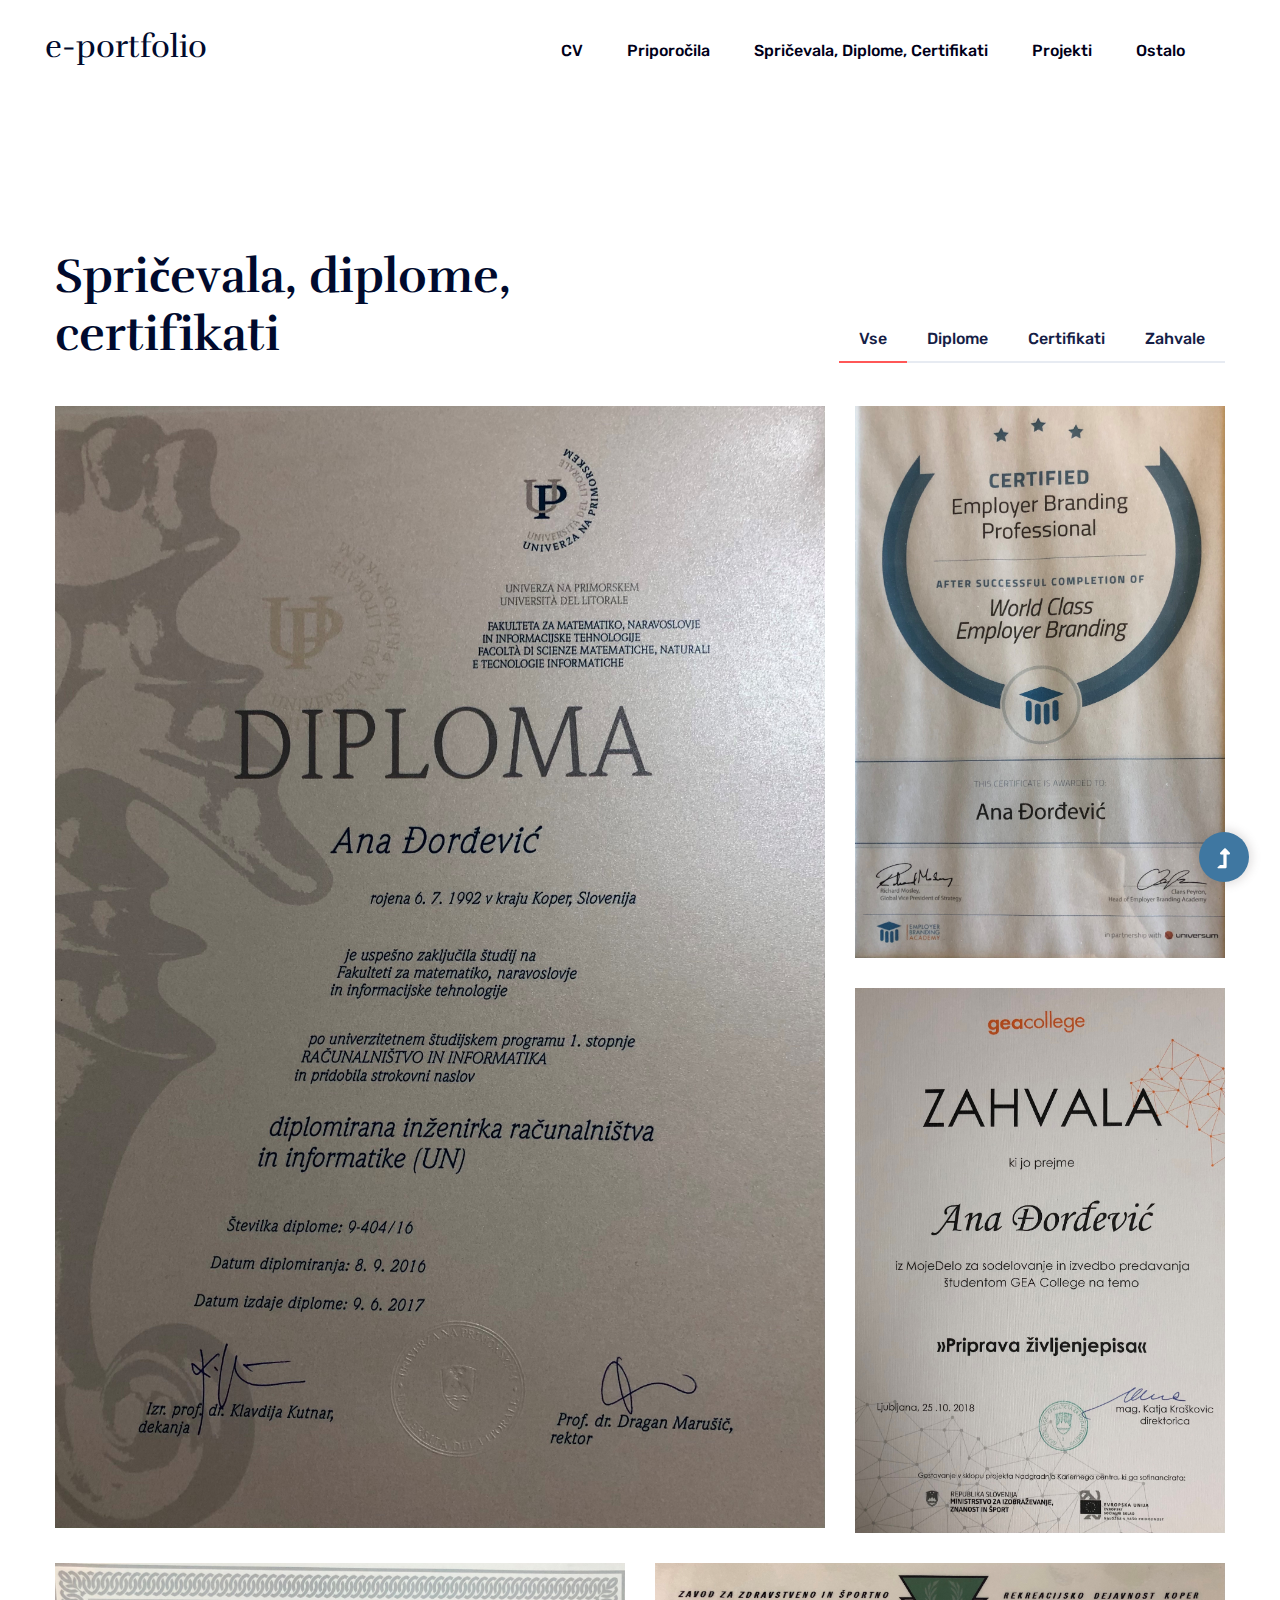
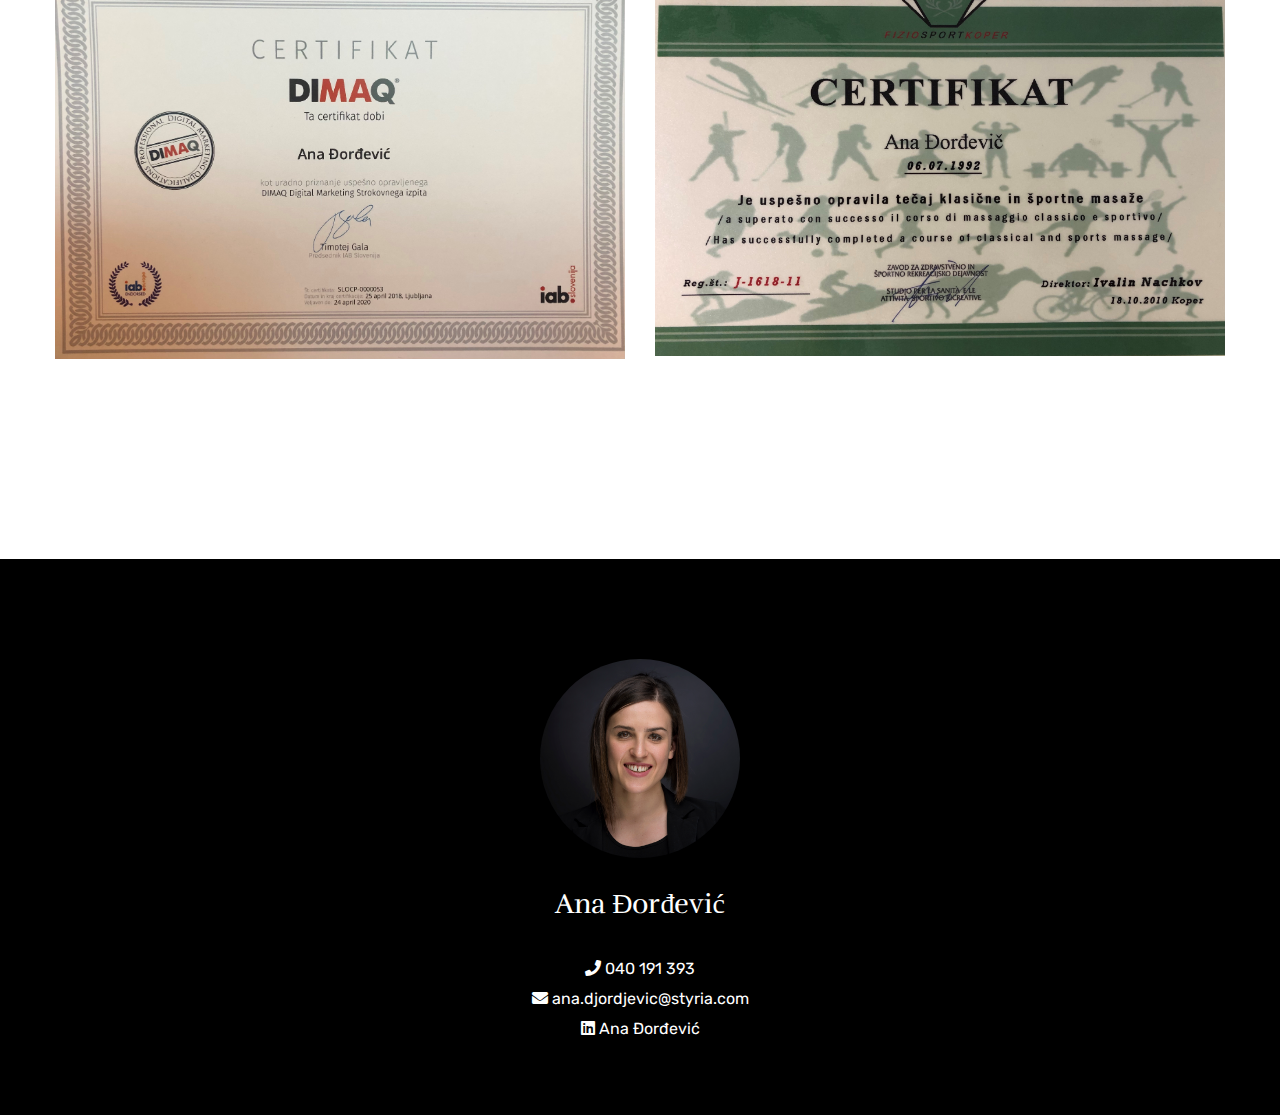
<file: priponke.html>
<!doctype html>
<html class="no-js" lang="zxx">
	<head>
		<meta charset="utf-8">
		<meta http-equiv="x-ua-compatible" content="ie=edge">
		<title>e-portfolio</title>
		<meta name="description" content="">
		<meta name="viewport" content="width=device-width, initial-scale=1">
		<link rel="manifest" href="site.webmanifest">
		<link rel="shortcut icon" type="image/x-icon" href="assets/img/favicon.ico">

		<!-- CSS here -->
		<link rel="stylesheet" href="assets/css/bootstrap.min.css">
		<link rel="stylesheet" href="assets/css/owl.carousel.min.css">
		<link rel="stylesheet" href="assets/css/slicknav.css">
		<link rel="stylesheet" href="assets/css/flaticon.css">
		<link rel="stylesheet" href="assets/css/animate.min.css">
		<link rel="stylesheet" href="assets/css/magnific-popup.css">
		<link rel="stylesheet" href="assets/css/fontawesome-all.min.css">
		<link rel="stylesheet" href="assets/css/themify-icons.css">
		<link rel="stylesheet" href="assets/css/slick.css">
		<link rel="stylesheet" href="assets/css/nice-select.css">
		<link rel="stylesheet" href="assets/css/style.css">
	</head>

<body>

	<header>
	<!-- meni -->
		<div class="header-area">
			<div class="main-header  header-sticky">
				<div class="container-fluid">
					<div class="row align-items-center">
						<div class="col-xl-2 col-lg-2 col-md-1">
							<div class="logo">
							<h2>e-portfolio</h2>
							</div>
						</div>
						<div class="col-xl-10 col-lg-10 col-md-10">
							<div class="menu-main d-flex align-items-center justify-content-end">
							<!-- desktop -->
								<div class="main-menu f-right d-none d-lg-block">
									<nav> 
										<ul id="navigation">
										<!-- Zavihki v meniju >> v navednice vstavimo ime html datoteke, ki jo želimo umestiti v navigacijski meni (npr. href="novo.html") ali pa url do drugih spletnih mest (npr. href="https://www.mojedelo.com/") -->
										
										<!-- posamezna postavka -->
										<li><a href="index.html">CV</a></li>
										<!-- posamezna postavka -->
										<li><a href="priporocila.html">Priporočila</a></li>
										<!-- posamezna postavka -->
										<li><a href="priponke.html">Spričevala, diplome, certifikati</a></li>
										<!-- posamezna postavka -->
										<li><a href="projekti.html">Projekti</a></li>
										<!-- posamezna postavka -->
										<li><a href="ostalo.html">Ostalo</a></li>
										</ul>
									</nav>
								</div>
							</div>
						</div>
						<!-- mobile -->
						<div class="col-12">
						<div class="mobile_menu d-block d-lg-none"></div>
						</div>
					</div>
				</div>
			</div>
		</div>
	<!-- meni End -->
	</header>
	
	<main>
		<!-- priponke -->
		<section class="services-area  services-padding">
			<div class="container">
				<div class="project-heading mb-35">
					<div class="row align-items-end">
						<div class="col-lg-6">
							<!-- Naslov -->
							<div class="section-tittle">
								<h2>Spričevala, diplome, certifikati</h2>
							</div>
						</div>
						<div class="col-lg-6">
							<div class="properties__button">
							<!--Navigacija  --> 
							<nav>
								<div class="nav nav-tabs" id="nav-tab" role="tablist">
									<!-- Ko ustvarimo novo kategorijo, spremenimo: id, href, aria-controls -->
									<!-- Prva postavka ima veno še "značko" active, da jo označimo kot aktivno (dobi rdečo črto in prikaže vsebino kartice v-->
									<!-- posamezna kategorija -->
									<a class="nav-item nav-link active" id="nav-home-tab" data-toggle="tab" href="#nav-home" role="tab" aria-controls="nav-home" aria-selected="false"> Vse</a>
									<!-- posamezna kategorija -->
									<a class="nav-item nav-link" id="nav-profile-tab" data-toggle="tab" href="#nav-profile" role="tab" aria-controls="nav-profile" aria-selected="false"> Diplome</a>
									<!-- posamezna kategorija -->
									<a class="nav-item nav-link" id="nav-contact-tab" data-toggle="tab" href="#nav-contact" role="tab" aria-controls="nav-contact" aria-selected="false"> Certifikati</a>
									<!-- posamezna kategorija -->
									<a class="nav-item nav-link" id="nav-last-tab" data-toggle="tab" href="#nav-last" role="tab" aria-controls="nav-contact" aria-selected="false">Zahvale </a>
								</div>
							</nav>
							<!--Navigacija  -->
							</div>
						</div>
					</div>
				</div>
				<div class="row">
					<div class="col-12">
						<div class="tab-content active" id="nav-tabContent">
							<!-- Vse -->
							<div class="tab-pane fade active show" id="nav-home" role="tabpanel" aria-labelledby="nav-home-tab">
								<div class="services-caption">
									<div class="row">
										<!-- Vrstica je sestavljena iz 12 delov in s številom col-lg-ŠT določimo širino elementa >> torej če imamo 2 stolpca je en širine 8, en pa 4 / oz. 3 stolpce širine 4 -->
										<!-- Večja slika -->
										<div class="col-lg-8 col-md-8 col-sm-8">
										<!-- Posamezna slika -->
											<div class="single-services mb-30">
												<img src="assets/img/certifikati/diploma.jpg" alt="">
											</div>
										</div>
										<!-- Dve manjši sliki - ena pod drugo -->
										<div class="col-lg-4 col-md-4 col-sm-4">
											<div class="row">
												<div class="col-lg-12">
												<!-- Posamezna slika -->
												<div class="single-services mb-30">
												  <img src="assets/img/certifikati/eba.jpg" alt="">
												</div>
												</div>
												<div class="col-lg-12">
												<!-- Posamezna slika -->
												 <div class="single-services mb-30">
												  <img src="assets/img/certifikati/gea.jpg" alt="">
												 </div>
												</div>
											</div>
										</div>
										<!-- Srednje velika slika -->
										<div class="col-lg-6 col-md-6 col-sm-6">
											<div class="row">
												<div class="col-lg-12">
													<!-- Posamezna slika -->
													<div class="single-services mb-30">
														<img src="assets/img/certifikati/dimaq.jpg" alt="">
													</div>
												</div>
											</div>
										</div>
										<!-- Srednje velika slika -->
										<div class="col-lg-6 col-md-6 col-sm-6">
											<div class="row">
												<div class="col-lg-12">
													<!-- Posamezna slika -->
													<div class="single-services mb-30">
														<img src="assets/img/certifikati/masaze.jpg" alt="">
													</div>
												</div>
											</div>
										</div>
									</div>
								</div>
							 </div>
						<!-- Diplome -->
						<div class="tab-pane fade" id="nav-profile" role="tabpanel" aria-labelledby="nav-profile-tab">
							<div class="services-caption">
								<div class="row">
									<div class="col-lg-8 col-md-8 col-sm-8">
										<!-- Posamezna slika -->
										<div class="single-services mb-30">
											<img src="assets/img/certifikati/diploma.jpg" alt="">
										</div>
									</div>
								</div>
							</div>
						</div>
						<!-- Certifikati -->
						<div class="tab-pane fade" id="nav-contact" role="tabpanel" aria-labelledby="nav-contact-tab">
							<div class="services-caption">
								<div class="row">
									<div class="col-lg-8 col-md-8 col-sm-8">
										<!-- Posamezna slika -->
										<div class="single-services mb-30">
											<img src="assets/img/certifikati/eba.jpg" alt="">
										</div>
									</div>
									<div class="col-lg-4 col-md-4 col-sm-4">
										<div class="row">
											<div class="col-lg-12">
												<!-- Posamezna slika -->
												<div class="single-services mb-30">
													<img src="assets/img/certifikati/dimaq.jpg" alt="">
												</div>
											</div>
											<div class="col-lg-12">
												<!-- Posamezna slika -->
												<div class="single-services mb-30">
													<img src="assets/img/certifikati/masaze.jpg" alt="">
												</div>
											</div>
										</div>
									</div>
								</div>
							</div>
						</div>
						<!-- Zahvale -->
						<div class="tab-pane fade" id="nav-last" role="tabpanel" aria-labelledby="nav-last-tab">
							<div class="services-caption">
								<div class="row">
									<div class="col-lg-8 col-md-8 col-sm-8">
										<!-- Posamezna slika -->
										<div class="single-services mb-30">
											<img src="assets/img/certifikati/gea.jpg" alt="">
										</div>
									</div>
								</div>
							</div>
							</div>
						</div>
					</div>
				</div>
			</div>
		</section>
		<!-- priponke -->
	</main>

	<footer>
		<div class="footer-area">
			<div class="container">
				<div class="footer-top footer-padding">
					<div class="row justify-content-center">
						<div class="col-lg-6">
							<div class="footer-top-cap text-center">
								<img src="assets/img/hero/ana.jpg" style=" border-radius: 50%;width: 35%;">
								<h3 style="color:#fff;">Ana Đorđević</h3>
								<br>
								<p><a href="#" target="_blank"><i class="fa fa-phone"></i> 040 191 393 </a> <br> <a href="mailto:ana.djordjevic@styria.com" target="_blank"><i class="fa fa-envelope"></i> ana.djordjevic@styria.com </a> <br>  <a href="https://www.linkedin.com/in/ana-%C4%91or%C4%91evi%C4%87-84769385/" target="_blank"><i class="fab fa-linkedin"></i> Ana Đorđević</a></p>  
							</div>
						</div>
					</div>
				</div>  
			</div>
		</div>
	</footer>

	<!-- Gumb za "na vrh" -->
	<div id="back-top" >
		<a title="Go to Top" href="#"> <i class="fas fa-level-up-alt"></i></a>
	</div>

	<!-- JS here -->
	<!-- All JS Custom Plugins Link Here here -->
	<script src="./assets/js/vendor/modernizr-3.5.0.min.js"></script>
	<!-- Jquery, Popper, Bootstrap -->
	<script src="./assets/js/vendor/jquery-1.12.4.min.js"></script>
	<script src="./assets/js/popper.min.js"></script>
	<script src="./assets/js/bootstrap.min.js"></script>
	<!-- Jquery Mobile Menu -->
	<script src="./assets/js/jquery.slicknav.min.js"></script>

	<!-- Jquery Slick , Owl-Carousel Plugins -->
	<script src="./assets/js/owl.carousel.min.js"></script>
	<script src="./assets/js/slick.min.js"></script>
	<!-- One Page, Animated-HeadLin -->
	<script src="./assets/js/wow.min.js"></script>
	<script src="./assets/js/animated.headline.js"></script>
	<script src="./assets/js/jquery.magnific-popup.js"></script>

	<!-- Nice-select, sticky -->
	<script src="./assets/js/jquery.nice-select.min.js"></script>
	<script src="./assets/js/jquery.sticky.js"></script>

	<!-- contact js -->
	<script src="./assets/js/contact.js"></script>
	<script src="./assets/js/jquery.form.js"></script>
	<script src="./assets/js/jquery.validate.min.js"></script>
	<script src="./assets/js/mail-script.js"></script>
	<script src="./assets/js/jquery.ajaxchimp.min.js"></script>

	<!-- Jquery Plugins, main Jquery -->
	<script src="./assets/js/plugins.js"></script>
	<script src="./assets/js/main.js"></script>

</body>
</html>
</file>
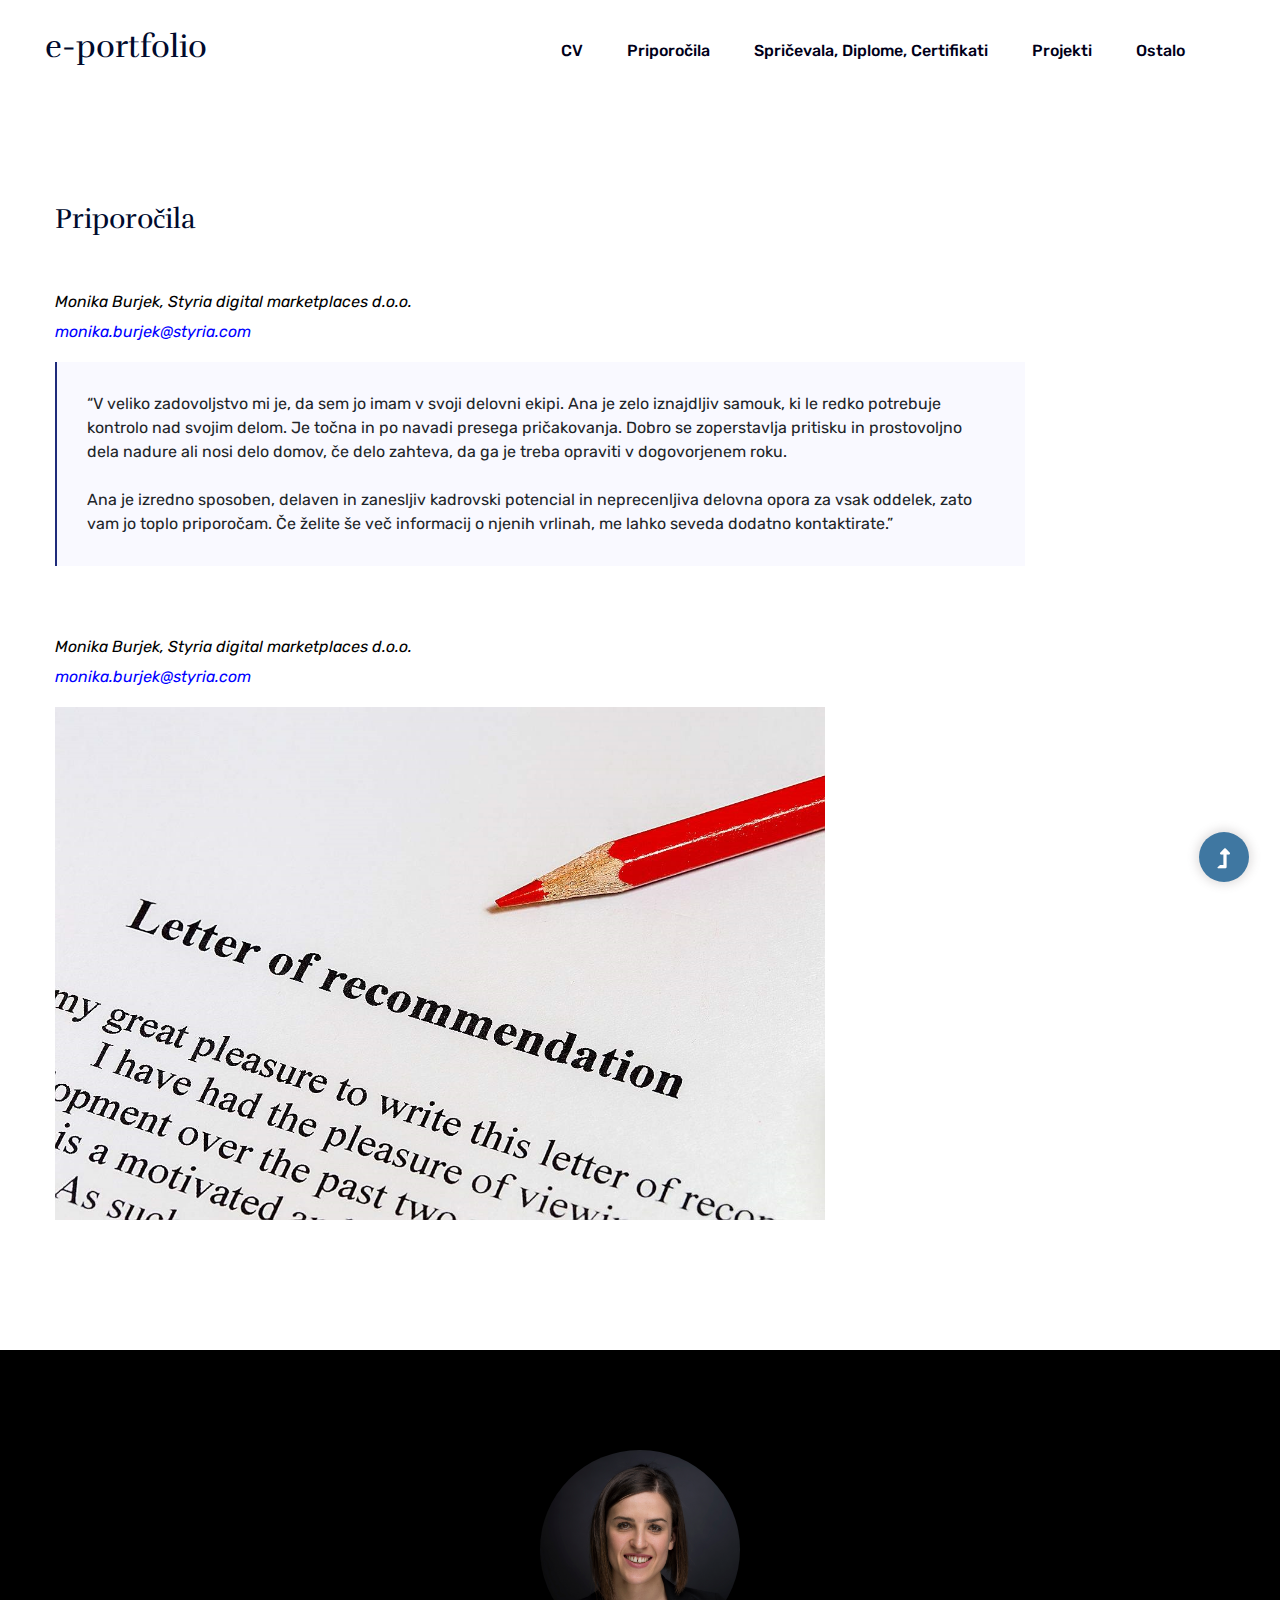
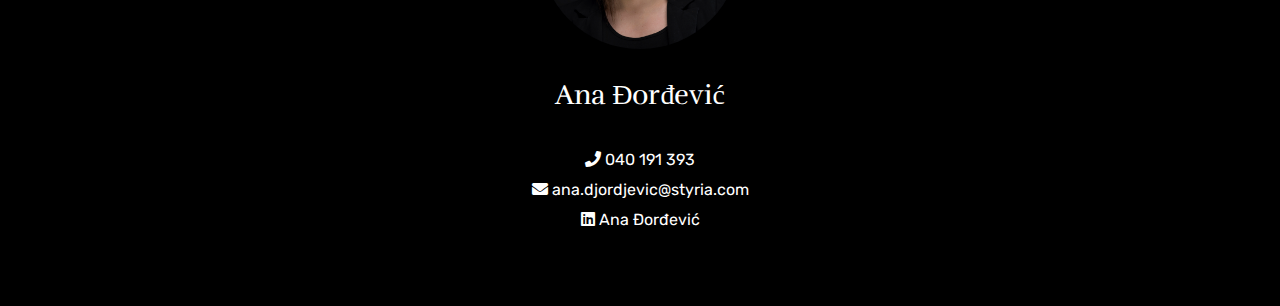
<file: priporocila.html>
<!doctype html>
<html class="no-js" lang="zxx">
	<head>
		<meta charset="utf-8">
		<meta http-equiv="x-ua-compatible" content="ie=edge">
		<title>e-portfolio</title>
		<meta name="description" content="">
		<meta name="viewport" content="width=device-width, initial-scale=1">
		<link rel="manifest" href="site.webmanifest">
		<link rel="shortcut icon" type="image/x-icon" href="assets/img/favicon.ico">

		<!-- CSS here -->
		<link rel="stylesheet" href="assets/css/bootstrap.min.css">
		<link rel="stylesheet" href="assets/css/owl.carousel.min.css">
		<link rel="stylesheet" href="assets/css/slicknav.css">
		<link rel="stylesheet" href="assets/css/flaticon.css">
		<link rel="stylesheet" href="assets/css/animate.min.css">
		<link rel="stylesheet" href="assets/css/magnific-popup.css">
		<link rel="stylesheet" href="assets/css/fontawesome-all.min.css">
		<link rel="stylesheet" href="assets/css/themify-icons.css">
		<link rel="stylesheet" href="assets/css/slick.css">
		<link rel="stylesheet" href="assets/css/nice-select.css">
		<link rel="stylesheet" href="assets/css/style.css">
	</head>

<body>

	<header>
	<!-- meni -->
		<div class="header-area">
			<div class="main-header  header-sticky">
				<div class="container-fluid">
					<div class="row align-items-center">
						<div class="col-xl-2 col-lg-2 col-md-1">
							<div class="logo">
							<h2>e-portfolio</h2>
							</div>
						</div>
						<div class="col-xl-10 col-lg-10 col-md-10">
							<div class="menu-main d-flex align-items-center justify-content-end">
							<!-- desktop -->
								<div class="main-menu f-right d-none d-lg-block">
									<nav> 
										<ul id="navigation">
										<!-- Zavihki v meniju >> v navednice vstavimo ime html datoteke, ki jo želimo umestiti v navigacijski meni (npr. href="novo.html") ali pa url do drugih spletnih mest (npr. href="https://www.mojedelo.com/") -->
										
										<!-- posamezna postavka -->
										<li><a href="index.html">CV</a></li>
										<!-- posamezna postavka -->
										<li><a href="priporocila.html">Priporočila</a></li>
										<!-- posamezna postavka -->
										<li><a href="priponke.html">Spričevala, diplome, certifikati</a></li>
										<!-- posamezna postavka -->
										<li><a href="projekti.html">Projekti</a></li>
										<!-- posamezna postavka -->
										<li><a href="ostalo.html">Ostalo</a></li>
										</ul>
									</nav>
								</div>
							</div>
						</div>
						<!-- mobile -->
						<div class="col-12">
						<div class="mobile_menu d-block d-lg-none"></div>
						</div>
					</div>
				</div>
			</div>
		</div>
	<!-- meni End -->
	</header>
	
	<main>
	<!-- priporocila -->
	<div class="client-comments section-paddingt30">
		<div class="container">
			<div class="row">
				<div class="col-12">
					<div class="about-caption mb-50">
						<h3>Priporočila</h3>
					</div>
				</div>
				
				<div class="client-comments section-paddingt3">
					<div class="container">
						<!-- posamezno priporočilo -->
						<div class="row" style="padding-bottom: 50px">
							<div class="col-10">
								<!-- kontaktna osebe -->
								<p style="font-style: italic;">Monika Burjek, Styria digital marketplaces d.o.o. 
								<br><a href="mailto:monika.burjek@styria.com" style="color: blue;">monika.burjek@styria.com</a></p>
								<!-- vsebina priporočila -->
								<blockquote class="generic-blockquote">
								“V veliko zadovoljstvo mi je, da sem jo imam v svoji delovni ekipi. Ana je zelo iznajdljiv samouk, ki le redko potrebuje kontrolo nad svojim delom. Je točna in po navadi presega pričakovanja. Dobro se zoperstavlja pritisku in prostovoljno dela nadure ali nosi delo domov, če delo zahteva, da ga je treba opraviti v dogovorjenem roku. 
								<br><br>Ana je izredno sposoben, delaven in zanesljiv kadrovski potencial in neprecenljiva delovna opora za vsak oddelek, zato vam jo toplo priporočam. Če želite še več informacij o njenih vrlinah, me lahko seveda dodatno kontaktirate.”
								</blockquote>
							</div>
						</div>
						<!-- posamezno priporočilo -->
						<div class="row">
							<div class="col-8">
								<p style="font-style: italic;">Monika Burjek, Styria digital marketplaces d.o.o. 
								<br><a href="mailto:monika.burjek@styria.com" style="color: blue;">monika.burjek@styria.com</a></p>
								<div class="portfolio-img">
									<div class="details-img mb-40">
										<img src="assets/img/certifikati/priporocilo.jpg" alt="" style="width:100%">
									</div>
								</div>
							</div>

						</div>
					</div>
				</div>
			</div>
		</div>
	</div>
	<!-- Services Details End -->	</main>

	<footer>
		<div class="footer-area">
			<div class="container">
				<div class="footer-top footer-padding">
					<div class="row justify-content-center">
						<div class="col-lg-6">
							<div class="footer-top-cap text-center">
								<img src="assets/img/hero/ana.jpg" style=" border-radius: 50%;width: 35%;">
								<h3 style="color:#fff;">Ana Đorđević</h3>
								<br>
								<p><a href="#" target="_blank"><i class="fa fa-phone"></i> 040 191 393 </a> <br> <a href="mailto:ana.djordjevic@styria.com" target="_blank"><i class="fa fa-envelope"></i> ana.djordjevic@styria.com </a> <br>  <a href="https://www.linkedin.com/in/ana-%C4%91or%C4%91evi%C4%87-84769385/" target="_blank"><i class="fab fa-linkedin"></i> Ana Đorđević</a></p>  
							</div>
						</div>
					</div>
				</div>  
			</div>
		</div>
	</footer>

	<!-- Gumb za "na vrh" -->
	<div id="back-top" >
		<a title="Go to Top" href="#"> <i class="fas fa-level-up-alt"></i></a>
	</div>

	<!-- JS here -->
	<!-- All JS Custom Plugins Link Here here -->
	<script src="./assets/js/vendor/modernizr-3.5.0.min.js"></script>
	<!-- Jquery, Popper, Bootstrap -->
	<script src="./assets/js/vendor/jquery-1.12.4.min.js"></script>
	<script src="./assets/js/popper.min.js"></script>
	<script src="./assets/js/bootstrap.min.js"></script>
	<!-- Jquery Mobile Menu -->
	<script src="./assets/js/jquery.slicknav.min.js"></script>

	<!-- Jquery Slick , Owl-Carousel Plugins -->
	<script src="./assets/js/owl.carousel.min.js"></script>
	<script src="./assets/js/slick.min.js"></script>
	<!-- One Page, Animated-HeadLin -->
	<script src="./assets/js/wow.min.js"></script>
	<script src="./assets/js/animated.headline.js"></script>
	<script src="./assets/js/jquery.magnific-popup.js"></script>

	<!-- Nice-select, sticky -->
	<script src="./assets/js/jquery.nice-select.min.js"></script>
	<script src="./assets/js/jquery.sticky.js"></script>

	<!-- contact js -->
	<script src="./assets/js/contact.js"></script>
	<script src="./assets/js/jquery.form.js"></script>
	<script src="./assets/js/jquery.validate.min.js"></script>
	<script src="./assets/js/mail-script.js"></script>
	<script src="./assets/js/jquery.ajaxchimp.min.js"></script>

	<!-- Jquery Plugins, main Jquery -->
	<script src="./assets/js/plugins.js"></script>
	<script src="./assets/js/main.js"></script>

</body>
</html>
</file>
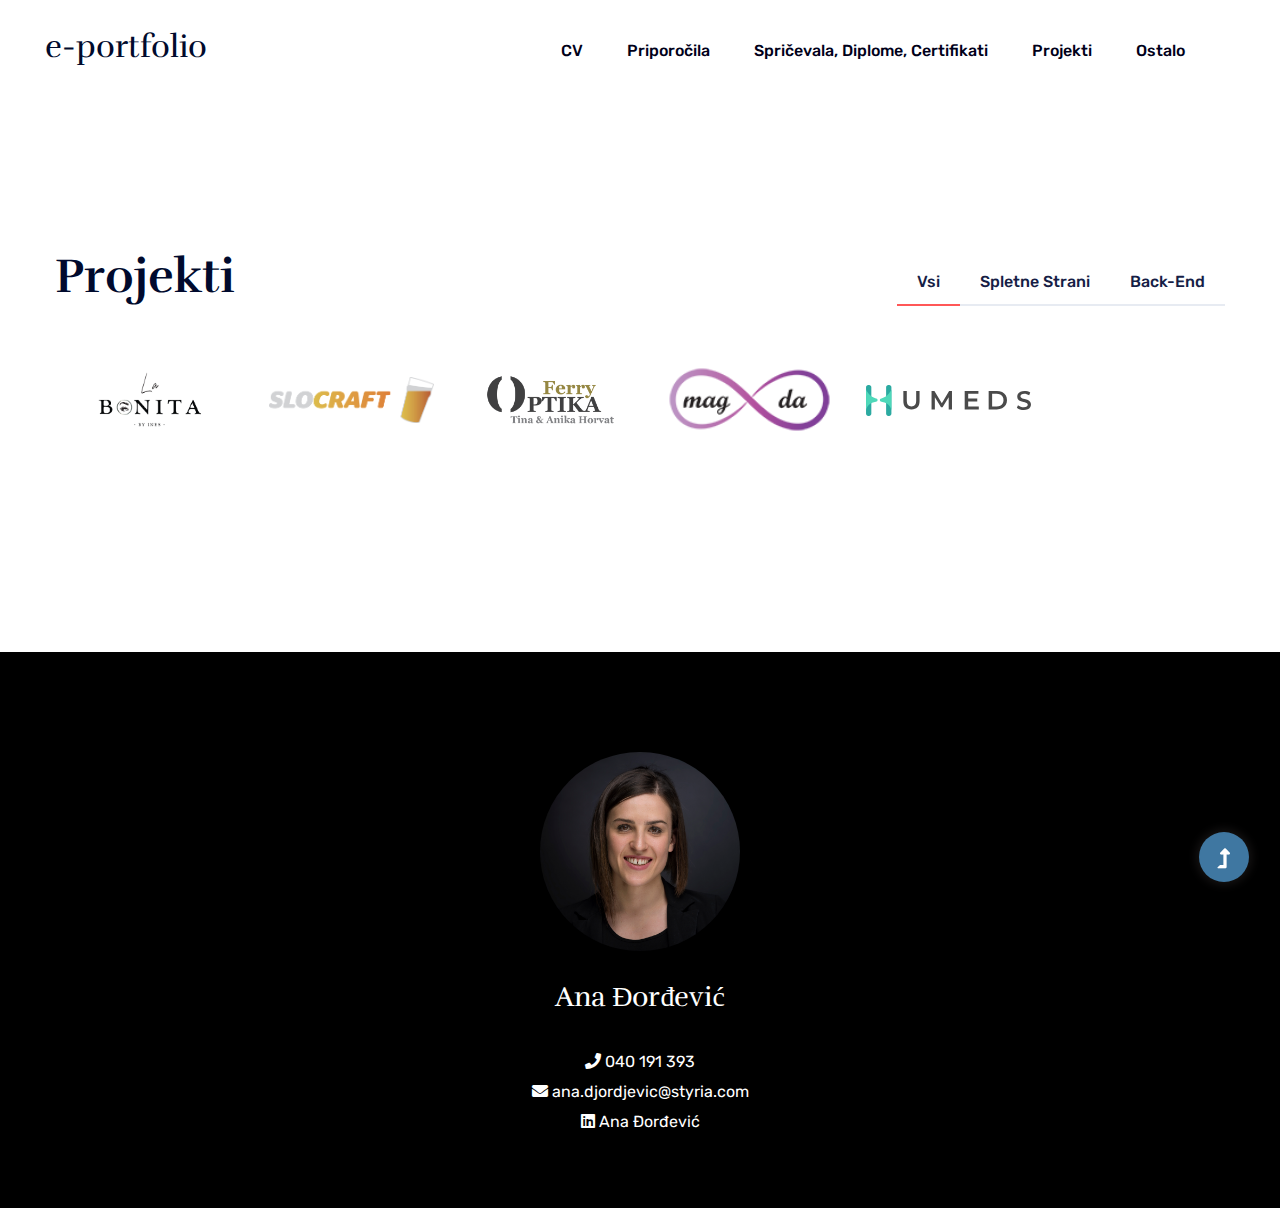
<file: projekti.html>
<!doctype html>
<html class="no-js" lang="zxx">
	<head>
		<meta charset="utf-8">
		<meta http-equiv="x-ua-compatible" content="ie=edge">
		<title>e-portfolio</title>
		<meta name="description" content="">
		<meta name="viewport" content="width=device-width, initial-scale=1">
		<link rel="manifest" href="site.webmanifest">
		<link rel="shortcut icon" type="image/x-icon" href="assets/img/favicon.ico">

		<!-- CSS here -->
		<link rel="stylesheet" href="assets/css/bootstrap.min.css">
		<link rel="stylesheet" href="assets/css/owl.carousel.min.css">
		<link rel="stylesheet" href="assets/css/slicknav.css">
		<link rel="stylesheet" href="assets/css/flaticon.css">
		<link rel="stylesheet" href="assets/css/animate.min.css">
		<link rel="stylesheet" href="assets/css/magnific-popup.css">
		<link rel="stylesheet" href="assets/css/fontawesome-all.min.css">
		<link rel="stylesheet" href="assets/css/themify-icons.css">
		<link rel="stylesheet" href="assets/css/slick.css">
		<link rel="stylesheet" href="assets/css/nice-select.css">
		<link rel="stylesheet" href="assets/css/style.css">
	</head>

<body>

	<header>
	<!-- meni -->
		<div class="header-area">
			<div class="main-header  header-sticky">
				<div class="container-fluid">
					<div class="row align-items-center">
						<div class="col-xl-2 col-lg-2 col-md-1">
							<div class="logo">
							<h2>e-portfolio</h2>
							</div>
						</div>
						<div class="col-xl-10 col-lg-10 col-md-10">
							<div class="menu-main d-flex align-items-center justify-content-end">
							<!-- desktop -->
								<div class="main-menu f-right d-none d-lg-block">
									<nav> 
										<ul id="navigation">
										<!-- Zavihki v meniju >> v navednice vstavimo ime html datoteke, ki jo želimo umestiti v navigacijski meni (npr. href="novo.html") ali pa url do drugih spletnih mest (npr. href="https://www.mojedelo.com/") -->
										
										<!-- posamezna postavka -->
										<li><a href="index.html">CV</a></li>
										<!-- posamezna postavka -->
										<li><a href="priporocila.html">Priporočila</a></li>
										<!-- posamezna postavka -->
										<li><a href="priponke.html">Spričevala, diplome, certifikati</a></li>
										<!-- posamezna postavka -->
										<li><a href="projekti.html">Projekti</a></li>
										<!-- posamezna postavka -->
										<li><a href="ostalo.html">Ostalo</a></li>
										</ul>
									</nav>
								</div>
							</div>
						</div>
						<!-- mobile -->
						<div class="col-12">
						<div class="mobile_menu d-block d-lg-none"></div>
						</div>
					</div>
				</div>
			</div>
		</div>
	<!-- meni End -->
	</header>
	
	<main>
		<!-- Projekti -->
		<section class="services-area  services-padding">
			<div class="container">
				<div class="project-heading mb-35">
					<div class="row align-items-end">
						<div class="col-lg-6">
							<!-- Section Tittle -->
							<div class="section-tittle">
								<h2>Projekti</h2>
							</div>
						</div>
						<div class="col-lg-6">
							<div class="properties__button">
							<!-- Navigacija  -->
							<nav>
								<div class="nav nav-tabs" id="nav-tab" role="tablist">
									<a class="nav-item nav-link active" id="nav-home-tab" data-toggle="tab" href="#nav-home" role="tab" aria-controls="nav-home" aria-selected="false"> Vsi</a>
									<a class="nav-item nav-link" id="nav-profile-tab" data-toggle="tab" href="#nav-profile" role="tab" aria-controls="nav-profile" aria-selected="false"> Spletne strani</a>
									<a class="nav-item nav-link" id="nav-contact-tab" data-toggle="tab" href="#nav-contact" role="tab" aria-controls="nav-contact" aria-selected="false">Back-end</a>
									<!-- Tukaj lahko dodamo novo kategorijo projektov -->
								</div>
							</nav>
							<!-- Navigacija end  -->
							</div>
						</div>
					</div>
				</div>
				<div class="row">
					<div class="col-12">
						<div class="tab-content active" id="nav-tabContent">
							<!-- Vsi -->
							<div class="tab-pane fade active show" id="nav-home" role="tabpanel" aria-labelledby="nav-home-tab">
								<div class="services-caption">
									<div class="row">
										<div class="col-lg-12 col-md-12 col-sm-12">
											<!-- Če želimo spremeniti veliksot slike, zamenjamo število pri "col-lg-2" in prezarporedimo število logotipov v eni vrstici (max širina vrstice je 12 stolpcev!) -->
											<!-- posamezna slika -->
											<!-- vsaka slika ima povezavo do zunanjega spletnega mesta (npr. prvi logo) oz. podstrani (npr. peti logo) -->
											<div class="col-lg-2" style="display: inline-block;">
												<div class="single-services mb-30">
													<a href="https://kozmeticni-salon.org/" target="_blank"><img src="assets/img/logo/bonita.png" alt=""></a>
												</div>
											</div>
											<div class="col-lg-2" style="display: inline-block;">
												<!-- posamezna slika -->
												<div class="single-services mb-30">
													<a href="http://slocraft.beer/" target="_blank"><img src="assets/img/logo/slocraft.png" alt=""></a>
												</div>
											</div>
											<div class="col-lg-2" style="display: inline-block;">
												<!-- posamezna slika -->
												<div class="single-services mb-30">
													<a href="http://optika-ferry.si/" target="_blank"><img src="assets/img/logo/ferry.png" alt=""></a>
												</div>
											</div>
											<div class="col-lg-2" style="display: inline-block;">
												<!-- posamezna slika -->
												<div class="single-services mb-30">
													<a href="https://mag-da.si/" target="_blank"><img src="assets/img/logo/magda.png" alt=""></a>
												</div>
											</div>
											<div class="col-lg-2" style="display: inline-block;">
												<!-- posamezna slika -->
												<div class="single-services mb-30">
													<a href="humeds.html" target="_blank"> <img src="assets/img/logo/humeds.svg" alt=""></a>
												</div>
											</div>
										</div>
									</div>
								</div>
							</div>

							<!-- Spletne strani -->
							<div class="tab-pane fade" id="nav-profile" role="tabpanel" aria-labelledby="nav-profile-tab">
								<div class="services-caption">
									<div class="row">
										<div class="col-lg-12 col-md-12 col-sm-12">
											<!-- posamezna slika -->
											<div class="col-lg-2" style="display: inline-block;">
												<div class="single-services mb-30">
													<a href="https://kozmeticni-salon.org/" target="_blank"><img src="assets/img/logo/bonita.png" alt=""></a>
												</div>
											</div>
											<div class="col-lg-2" style="display: inline-block;">
												<!-- posamezna slika -->
												<div class="single-services mb-30">
													<a href="http://slocraft.beer/" target="_blank"><img src="assets/img/logo/slocraft.png" alt=""></a>
												</div>
											</div>
											<div class="col-lg-2" style="display: inline-block;">
												<!-- posamezna slika -->
												<div class="single-services mb-30">
													<a href="http://optika-ferry.si/" target="_blank"><img src="assets/img/logo/ferry.png" alt=""></a>
												</div>
											</div>
											<div class="col-lg-2" style="display: inline-block;">
												<!-- posamezna slika -->
												<div class="single-services mb-30">
													<a href="https://mag-da.si/" target="_blank"><img src="assets/img/logo/magda.png" alt=""></a>
												</div>
											</div>
										</div>
									</div>
								</div>
							</div>
							<!-- Back-end -->
							<div class="tab-pane fade" id="nav-contact" role="tabpanel" aria-labelledby="nav-contact-tab">
								<div class="services-caption">
									<div class="row">
										<div class="col-lg-2 col-md-2 col-sm-2">
											<!-- posamezna slika -->
											<div class="single-services mb-30">
												<a href="humeds.html" target="_blank"> <img src="assets/img/logo/humeds.svg" alt=""></a>
											</div>
										</div>
									</div>
								</div>
							</div>
						</div>
					</div>
				</div>
			</div>
		</section>
		<!-- Projekti end -->
	</main>

	<footer>
		<div class="footer-area">
			<div class="container">
				<div class="footer-top footer-padding">
					<div class="row justify-content-center">
						<div class="col-lg-6">
							<div class="footer-top-cap text-center">
								<img src="assets/img/hero/ana.jpg" style=" border-radius: 50%;width: 35%;">
								<h3 style="color:#fff;">Ana Đorđević</h3>
								<br>
								<p><a href="#" target="_blank"><i class="fa fa-phone"></i> 040 191 393 </a> <br> <a href="mailto:ana.djordjevic@styria.com" target="_blank"><i class="fa fa-envelope"></i> ana.djordjevic@styria.com </a> <br>  <a href="https://www.linkedin.com/in/ana-%C4%91or%C4%91evi%C4%87-84769385/" target="_blank"><i class="fab fa-linkedin"></i> Ana Đorđević</a></p>  
							</div>
						</div>
					</div>
				</div>  
			</div>
		</div>
	</footer>

	<!-- Gumb za "na vrh" -->
	<div id="back-top" >
		<a title="Go to Top" href="#"> <i class="fas fa-level-up-alt"></i></a>
	</div>

	<!-- JS here -->
	<!-- All JS Custom Plugins Link Here here -->
	<script src="./assets/js/vendor/modernizr-3.5.0.min.js"></script>
	<!-- Jquery, Popper, Bootstrap -->
	<script src="./assets/js/vendor/jquery-1.12.4.min.js"></script>
	<script src="./assets/js/popper.min.js"></script>
	<script src="./assets/js/bootstrap.min.js"></script>
	<!-- Jquery Mobile Menu -->
	<script src="./assets/js/jquery.slicknav.min.js"></script>

	<!-- Jquery Slick , Owl-Carousel Plugins -->
	<script src="./assets/js/owl.carousel.min.js"></script>
	<script src="./assets/js/slick.min.js"></script>
	<!-- One Page, Animated-HeadLin -->
	<script src="./assets/js/wow.min.js"></script>
	<script src="./assets/js/animated.headline.js"></script>
	<script src="./assets/js/jquery.magnific-popup.js"></script>

	<!-- Nice-select, sticky -->
	<script src="./assets/js/jquery.nice-select.min.js"></script>
	<script src="./assets/js/jquery.sticky.js"></script>

	<!-- contact js -->
	<script src="./assets/js/contact.js"></script>
	<script src="./assets/js/jquery.form.js"></script>
	<script src="./assets/js/jquery.validate.min.js"></script>
	<script src="./assets/js/mail-script.js"></script>
	<script src="./assets/js/jquery.ajaxchimp.min.js"></script>

	<!-- Jquery Plugins, main Jquery -->
	<script src="./assets/js/plugins.js"></script>
	<script src="./assets/js/main.js"></script>

</body>
</html>
</file>
<file: assets/css/flaticon.css>
/*
  	Flaticon icon font: Flaticon
  	Creation date: 30/03/2020 06:48
  	*/

@font-face {
  font-family: "Flaticon";
  src: url("../fonts/Flaticon.eot");
  src: url("../fonts/Flaticon.eot?#iefix") format("embedded-opentype"),
       url("../fonts/Flaticon.woff2") format("woff2"),
       url("../fonts/Flaticon.woff") format("woff"),
       url("../fonts/Flaticon.ttf") format("truetype"),
       url("../fonts/Flaticon.svg#Flaticon") format("svg");
  font-weight: normal;
  font-style: normal;
}

@media screen and (-webkit-min-device-pixel-ratio:0) {
  @font-face {
    font-family: "Flaticon";
    src: url("../fonts/Flaticon.svg#Flaticon") format("svg");
  }
}

[class^="flaticon-"]:before, [class*=" flaticon-"]:before,
[class^="flaticon-"]:after, [class*=" flaticon-"]:after {   
  font-family: Flaticon;
font-style: normal;
}

.flaticon-pen:before { content: "\f100"; }
.flaticon-speaker:before { content: "\f101"; }
.flaticon-portfolio:before { content: "\f102"; }
</file>
<file: assets/css/themify-icons.css>
@font-face {
	font-family: 'themify';
	src:url('../fonts/themify.eot?-fvbane');


	src:url('../fonts/themify.eot?#iefix-fvbane') format('embedded-opentype'),
		url('../fonts/themify.woff?-fvbane') format('woff'),
		url('../fonts/themify.ttf?-fvbane') format('truetype'),
		url('../fonts/themify.svg?-fvbane#themify') format('svg');
	font-weight: normal;
	font-style: normal;
}

[class^="ti-"], [class*=" ti-"] {
	font-family: 'themify';
	speak: none;
	font-style: normal;
	font-weight: normal;
	font-variant: normal;
	text-transform: none;
	line-height: 1;

	/* Better Font Rendering =========== */
	-webkit-font-smoothing: antialiased;
	-moz-osx-font-smoothing: grayscale;
}

.ti-wand:before {
	content: "\e600";
}
.ti-volume:before {
	content: "\e601";
}
.ti-user:before {
	content: "\e602";
}
.ti-unlock:before {
	content: "\e603";
}
.ti-unlink:before {
	content: "\e604";
}
.ti-trash:before {
	content: "\e605";
}
.ti-thought:before {
	content: "\e606";
}
.ti-target:before {
	content: "\e607";
}
.ti-tag:before {
	content: "\e608";
}
.ti-tablet:before {
	content: "\e609";
}
.ti-star:before {
	content: "\e60a";
}
.ti-spray:before {
	content: "\e60b";
}
.ti-signal:before {
	content: "\e60c";
}
.ti-shopping-cart:before {
	content: "\e60d";
}
.ti-shopping-cart-full:before {
	content: "\e60e";
}
.ti-settings:before {
	content: "\e60f";
}
.ti-search:before {
	content: "\e610";
}
.ti-zoom-in:before {
	content: "\e611";
}
.ti-zoom-out:before {
	content: "\e612";
}
.ti-cut:before {
	content: "\e613";
}
.ti-ruler:before {
	content: "\e614";
}
.ti-ruler-pencil:before {
	content: "\e615";
}
.ti-ruler-alt:before {
	content: "\e616";
}
.ti-bookmark:before {
	content: "\e617";
}
.ti-bookmark-alt:before {
	content: "\e618";
}
.ti-reload:before {
	content: "\e619";
}
.ti-plus:before {
	content: "\e61a";
}
.ti-pin:before {
	content: "\e61b";
}
.ti-pencil:before {
	content: "\e61c";
}
.ti-pencil-alt:before {
	content: "\e61d";
}
.ti-paint-roller:before {
	content: "\e61e";
}
.ti-paint-bucket:before {
	content: "\e61f";
}
.ti-na:before {
	content: "\e620";
}
.ti-mobile:before {
	content: "\e621";
}
.ti-minus:before {
	content: "\e622";
}
.ti-medall:before {
	content: "\e623";
}
.ti-medall-alt:before {
	content: "\e624";
}
.ti-marker:before {
	content: "\e625";
}
.ti-marker-alt:before {
	content: "\e626";
}
.ti-arrow-up:before {
	content: "\e627";
}
.ti-arrow-right:before {
	content: "\e628";
}
.ti-arrow-left:before {
	content: "\e629";
}
.ti-arrow-down:before {
	content: "\e62a";
}
.ti-lock:before {
	content: "\e62b";
}
.ti-location-arrow:before {
	content: "\e62c";
}
.ti-link:before {
	content: "\e62d";
}
.ti-layout:before {
	content: "\e62e";
}
.ti-layers:before {
	content: "\e62f";
}
.ti-layers-alt:before {
	content: "\e630";
}
.ti-key:before {
	content: "\e631";
}
.ti-import:before {
	content: "\e632";
}
.ti-image:before {
	content: "\e633";
}
.ti-heart:before {
	content: "\e634";
}
.ti-heart-broken:before {
	content: "\e635";
}
.ti-hand-stop:before {
	content: "\e636";
}
.ti-hand-open:before {
	content: "\e637";
}
.ti-hand-drag:before {
	content: "\e638";
}
.ti-folder:before {
	content: "\e639";
}
.ti-flag:before {
	content: "\e63a";
}
.ti-flag-alt:before {
	content: "\e63b";
}
.ti-flag-alt-2:before {
	content: "\e63c";
}
.ti-eye:before {
	content: "\e63d";
}
.ti-export:before {
	content: "\e63e";
}
.ti-exchange-vertical:before {
	content: "\e63f";
}
.ti-desktop:before {
	content: "\e640";
}
.ti-cup:before {
	content: "\e641";
}
.ti-crown:before {
	content: "\e642";
}
.ti-comments:before {
	content: "\e643";
}
.ti-comment:before {
	content: "\e644";
}
.ti-comment-alt:before {
	content: "\e645";
}
.ti-close:before {
	content: "\e646";
}
.ti-clip:before {
	content: "\e647";
}
.ti-angle-up:before {
	content: "\e648";
}
.ti-angle-right:before {
	content: "\e649";
}
.ti-angle-left:before {
	content: "\e64a";
}
.ti-angle-down:before {
	content: "\e64b";
}
.ti-check:before {
	content: "\e64c";
}
.ti-check-box:before {
	content: "\e64d";
}
.ti-camera:before {
	content: "\e64e";
}
.ti-announcement:before {
	content: "\e64f";
}
.ti-brush:before {
	content: "\e650";
}
.ti-briefcase:before {
	content: "\e651";
}
.ti-bolt:before {
	content: "\e652";
}
.ti-bolt-alt:before {
	content: "\e653";
}
.ti-blackboard:before {
	content: "\e654";
}
.ti-bag:before {
	content: "\e655";
}
.ti-move:before {
	content: "\e656";
}
.ti-arrows-vertical:before {
	content: "\e657";
}
.ti-arrows-horizontal:before {
	content: "\e658";
}
.ti-fullscreen:before {
	content: "\e659";
}
.ti-arrow-top-right:before {
	content: "\e65a";
}
.ti-arrow-top-left:before {
	content: "\e65b";
}
.ti-arrow-circle-up:before {
	content: "\e65c";
}
.ti-arrow-circle-right:before {
	content: "\e65d";
}
.ti-arrow-circle-left:before {
	content: "\e65e";
}
.ti-arrow-circle-down:before {
	content: "\e65f";
}
.ti-angle-double-up:before {
	content: "\e660";
}
.ti-angle-double-right:before {
	content: "\e661";
}
.ti-angle-double-left:before {
	content: "\e662";
}
.ti-angle-double-down:before {
	content: "\e663";
}
.ti-zip:before {
	content: "\e664";
}
.ti-world:before {
	content: "\e665";
}
.ti-wheelchair:before {
	content: "\e666";
}
.ti-view-list:before {
	content: "\e667";
}
.ti-view-list-alt:before {
	content: "\e668";
}
.ti-view-grid:before {
	content: "\e669";
}
.ti-uppercase:before {
	content: "\e66a";
}
.ti-upload:before {
	content: "\e66b";
}
.ti-underline:before {
	content: "\e66c";
}
.ti-truck:before {
	content: "\e66d";
}
.ti-timer:before {
	content: "\e66e";
}
.ti-ticket:before {
	content: "\e66f";
}
.ti-thumb-up:before {
	content: "\e670";
}
.ti-thumb-down:before {
	content: "\e671";
}
.ti-text:before {
	content: "\e672";
}
.ti-stats-up:before {
	content: "\e673";
}
.ti-stats-down:before {
	content: "\e674";
}
.ti-split-v:before {
	content: "\e675";
}
.ti-split-h:before {
	content: "\e676";
}
.ti-smallcap:before {
	content: "\e677";
}
.ti-shine:before {
	content: "\e678";
}
.ti-shift-right:before {
	content: "\e679";
}
.ti-shift-left:before {
	content: "\e67a";
}
.ti-shield:before {
	content: "\e67b";
}
.ti-notepad:before {
	content: "\e67c";
}
.ti-server:before {
	content: "\e67d";
}
.ti-quote-right:before {
	content: "\e67e";
}
.ti-quote-left:before {
	content: "\e67f";
}
.ti-pulse:before {
	content: "\e680";
}
.ti-printer:before {
	content: "\e681";
}
.ti-power-off:before {
	content: "\e682";
}
.ti-plug:before {
	content: "\e683";
}
.ti-pie-chart:before {
	content: "\e684";
}
.ti-paragraph:before {
	content: "\e685";
}
.ti-panel:before {
	content: "\e686";
}
.ti-package:before {
	content: "\e687";
}
.ti-music:before {
	content: "\e688";
}
.ti-music-alt:before {
	content: "\e689";
}
.ti-mouse:before {
	content: "\e68a";
}
.ti-mouse-alt:before {
	content: "\e68b";
}
.ti-money:before {
	content: "\e68c";
}
.ti-microphone:before {
	content: "\e68d";
}
.ti-menu:before {
	content: "\e68e";
}
.ti-menu-alt:before {
	content: "\e68f";
}
.ti-map:before {
	content: "\e690";
}
.ti-map-alt:before {
	content: "\e691";
}
.ti-loop:before {
	content: "\e692";
}
.ti-location-pin:before {
	content: "\e693";
}
.ti-list:before {
	content: "\e694";
}
.ti-light-bulb:before {
	content: "\e695";
}
.ti-Italic:before {
	content: "\e696";
}
.ti-info:before {
	content: "\e697";
}
.ti-infinite:before {
	content: "\e698";
}
.ti-id-badge:before {
	content: "\e699";
}
.ti-hummer:before {
	content: "\e69a";
}
.ti-home:before {
	content: "\e69b";
}
.ti-help:before {
	content: "\e69c";
}
.ti-headphone:before {
	content: "\e69d";
}
.ti-harddrives:before {
	content: "\e69e";
}
.ti-harddrive:before {
	content: "\e69f";
}
.ti-gift:before {
	content: "\e6a0";
}
.ti-game:before {
	content: "\e6a1";
}
.ti-filter:before {
	content: "\e6a2";
}
.ti-files:before {
	content: "\e6a3";
}
.ti-file:before {
	content: "\e6a4";
}
.ti-eraser:before {
	content: "\e6a5";
}
.ti-envelope:before {
	content: "\e6a6";
}
.ti-download:before {
	content: "\e6a7";
}
.ti-direction:before {
	content: "\e6a8";
}
.ti-direction-alt:before {
	content: "\e6a9";
}
.ti-dashboard:before {
	content: "\e6aa";
}
.ti-control-stop:before {
	content: "\e6ab";
}
.ti-control-shuffle:before {
	content: "\e6ac";
}
.ti-control-play:before {
	content: "\e6ad";
}
.ti-control-pause:before {
	content: "\e6ae";
}
.ti-control-forward:before {
	content: "\e6af";
}
.ti-control-backward:before {
	content: "\e6b0";
}
.ti-cloud:before {
	content: "\e6b1";
}
.ti-cloud-up:before {
	content: "\e6b2";
}
.ti-cloud-down:before {
	content: "\e6b3";
}
.ti-clipboard:before {
	content: "\e6b4";
}
.ti-car:before {
	content: "\e6b5";
}
.ti-calendar:before {
	content: "\e6b6";
}
.ti-book:before {
	content: "\e6b7";
}
.ti-bell:before {
	content: "\e6b8";
}
.ti-basketball:before {
	content: "\e6b9";
}
.ti-bar-chart:before {
	content: "\e6ba";
}
.ti-bar-chart-alt:before {
	content: "\e6bb";
}
.ti-back-right:before {
	content: "\e6bc";
}
.ti-back-left:before {
	content: "\e6bd";
}
.ti-arrows-corner:before {
	content: "\e6be";
}
.ti-archive:before {
	content: "\e6bf";
}
.ti-anchor:before {
	content: "\e6c0";
}
.ti-align-right:before {
	content: "\e6c1";
}
.ti-align-left:before {
	content: "\e6c2";
}
.ti-align-justify:before {
	content: "\e6c3";
}
.ti-align-center:before {
	content: "\e6c4";
}
.ti-alert:before {
	content: "\e6c5";
}
.ti-alarm-clock:before {
	content: "\e6c6";
}
.ti-agenda:before {
	content: "\e6c7";
}
.ti-write:before {
	content: "\e6c8";
}
.ti-window:before {
	content: "\e6c9";
}
.ti-widgetized:before {
	content: "\e6ca";
}
.ti-widget:before {
	content: "\e6cb";
}
.ti-widget-alt:before {
	content: "\e6cc";
}
.ti-wallet:before {
	content: "\e6cd";
}
.ti-video-clapper:before {
	content: "\e6ce";
}
.ti-video-camera:before {
	content: "\e6cf";
}
.ti-vector:before {
	content: "\e6d0";
}
.ti-themify-logo:before {
	content: "\e6d1";
}
.ti-themify-favicon:before {
	content: "\e6d2";
}
.ti-themify-favicon-alt:before {
	content: "\e6d3";
}
.ti-support:before {
	content: "\e6d4";
}
.ti-stamp:before {
	content: "\e6d5";
}
.ti-split-v-alt:before {
	content: "\e6d6";
}
.ti-slice:before {
	content: "\e6d7";
}
.ti-shortcode:before {
	content: "\e6d8";
}
.ti-shift-right-alt:before {
	content: "\e6d9";
}
.ti-shift-left-alt:before {
	content: "\e6da";
}
.ti-ruler-alt-2:before {
	content: "\e6db";
}
.ti-receipt:before {
	content: "\e6dc";
}
.ti-pin2:before {
	content: "\e6dd";
}
.ti-pin-alt:before {
	content: "\e6de";
}
.ti-pencil-alt2:before {
	content: "\e6df";
}
.ti-palette:before {
	content: "\e6e0";
}
.ti-more:before {
	content: "\e6e1";
}
.ti-more-alt:before {
	content: "\e6e2";
}
.ti-microphone-alt:before {
	content: "\e6e3";
}
.ti-magnet:before {
	content: "\e6e4";
}
.ti-line-double:before {
	content: "\e6e5";
}
.ti-line-dotted:before {
	content: "\e6e6";
}
.ti-line-dashed:before {
	content: "\e6e7";
}
.ti-layout-width-full:before {
	content: "\e6e8";
}
.ti-layout-width-default:before {
	content: "\e6e9";
}
.ti-layout-width-default-alt:before {
	content: "\e6ea";
}
.ti-layout-tab:before {
	content: "\e6eb";
}
.ti-layout-tab-window:before {
	content: "\e6ec";
}
.ti-layout-tab-v:before {
	content: "\e6ed";
}
.ti-layout-tab-min:before {
	content: "\e6ee";
}
.ti-layout-slider:before {
	content: "\e6ef";
}
.ti-layout-slider-alt:before {
	content: "\e6f0";
}
.ti-layout-sidebar-right:before {
	content: "\e6f1";
}
.ti-layout-sidebar-none:before {
	content: "\e6f2";
}
.ti-layout-sidebar-left:before {
	content: "\e6f3";
}
.ti-layout-placeholder:before {
	content: "\e6f4";
}
.ti-layout-menu:before {
	content: "\e6f5";
}
.ti-layout-menu-v:before {
	content: "\e6f6";
}
.ti-layout-menu-separated:before {
	content: "\e6f7";
}
.ti-layout-menu-full:before {
	content: "\e6f8";
}
.ti-layout-media-right-alt:before {
	content: "\e6f9";
}
.ti-layout-media-right:before {
	content: "\e6fa";
}
.ti-layout-media-overlay:before {
	content: "\e6fb";
}
.ti-layout-media-overlay-alt:before {
	content: "\e6fc";
}
.ti-layout-media-overlay-alt-2:before {
	content: "\e6fd";
}
.ti-layout-media-left-alt:before {
	content: "\e6fe";
}
.ti-layout-media-left:before {
	content: "\e6ff";
}
.ti-layout-media-center-alt:before {
	content: "\e700";
}
.ti-layout-media-center:before {
	content: "\e701";
}
.ti-layout-list-thumb:before {
	content: "\e702";
}
.ti-layout-list-thumb-alt:before {
	content: "\e703";
}
.ti-layout-list-post:before {
	content: "\e704";
}
.ti-layout-list-large-image:before {
	content: "\e705";
}
.ti-layout-line-solid:before {
	content: "\e706";
}
.ti-layout-grid4:before {
	content: "\e707";
}
.ti-layout-grid3:before {
	content: "\e708";
}
.ti-layout-grid2:before {
	content: "\e709";
}
.ti-layout-grid2-thumb:before {
	content: "\e70a";
}
.ti-layout-cta-right:before {
	content: "\e70b";
}
.ti-layout-cta-left:before {
	content: "\e70c";
}
.ti-layout-cta-center:before {
	content: "\e70d";
}
.ti-layout-cta-btn-right:before {
	content: "\e70e";
}
.ti-layout-cta-btn-left:before {
	content: "\e70f";
}
.ti-layout-column4:before {
	content: "\e710";
}
.ti-layout-column3:before {
	content: "\e711";
}
.ti-layout-column2:before {
	content: "\e712";
}
.ti-layout-accordion-separated:before {
	content: "\e713";
}
.ti-layout-accordion-merged:before {
	content: "\e714";
}
.ti-layout-accordion-list:before {
	content: "\e715";
}
.ti-ink-pen:before {
	content: "\e716";
}
.ti-info-alt:before {
	content: "\e717";
}
.ti-help-alt:before {
	content: "\e718";
}
.ti-headphone-alt:before {
	content: "\e719";
}
.ti-hand-point-up:before {
	content: "\e71a";
}
.ti-hand-point-right:before {
	content: "\e71b";
}
.ti-hand-point-left:before {
	content: "\e71c";
}
.ti-hand-point-down:before {
	content: "\e71d";
}
.ti-gallery:before {
	content: "\e71e";
}
.ti-face-smile:before {
	content: "\e71f";
}
.ti-face-sad:before {
	content: "\e720";
}
.ti-credit-card:before {
	content: "\e721";
}
.ti-control-skip-forward:before {
	content: "\e722";
}
.ti-control-skip-backward:before {
	content: "\e723";
}
.ti-control-record:before {
	content: "\e724";
}
.ti-control-eject:before {
	content: "\e725";
}
.ti-comments-smiley:before {
	content: "\e726";
}
.ti-brush-alt:before {
	content: "\e727";
}
.ti-youtube:before {
	content: "\e728";
}
.ti-vimeo:before {
	content: "\e729";
}
.ti-twitter:before {
	content: "\e72a";
}
.ti-time:before {
	content: "\e72b";
}
.ti-tumblr:before {
	content: "\e72c";
}
.ti-skype:before {
	content: "\e72d";
}
.ti-share:before {
	content: "\e72e";
}
.ti-share-alt:before {
	content: "\e72f";
}
.ti-rocket:before {
	content: "\e730";
}
.ti-pinterest:before {
	content: "\e731";
}
.ti-new-window:before {
	content: "\e732";
}
.ti-microsoft:before {
	content: "\e733";
}
.ti-list-ol:before {
	content: "\e734";
}
.ti-linkedin:before {
	content: "\e735";
}
.ti-layout-sidebar-2:before {
	content: "\e736";
}
.ti-layout-grid4-alt:before {
	content: "\e737";
}
.ti-layout-grid3-alt:before {
	content: "\e738";
}
.ti-layout-grid2-alt:before {
	content: "\e739";
}
.ti-layout-column4-alt:before {
	content: "\e73a";
}
.ti-layout-column3-alt:before {
	content: "\e73b";
}
.ti-layout-column2-alt:before {
	content: "\e73c";
}
.ti-instagram:before {
	content: "\e73d";
}
.ti-google:before {
	content: "\e73e";
}
.ti-github:before {
	content: "\e73f";
}
.ti-flickr:before {
	content: "\e740";
}
.ti-facebook:before {
	content: "\e741";
}
.ti-dropbox:before {
	content: "\e742";
}
.ti-dribbble:before {
	content: "\e743";
}
.ti-apple:before {
	content: "\e744";
}
.ti-android:before {
	content: "\e745";
}
.ti-save:before {
	content: "\e746";
}
.ti-save-alt:before {
	content: "\e747";
}
.ti-yahoo:before {
	content: "\e748";
}
.ti-wordpress:before {
	content: "\e749";
}
.ti-vimeo-alt:before {
	content: "\e74a";
}
.ti-twitter-alt:before {
	content: "\e74b";
}
.ti-tumblr-alt:before {
	content: "\e74c";
}
.ti-trello:before {
	content: "\e74d";
}
.ti-stack-overflow:before {
	content: "\e74e";
}
.ti-soundcloud:before {
	content: "\e74f";
}
.ti-sharethis:before {
	content: "\e750";
}
.ti-sharethis-alt:before {
	content: "\e751";
}
.ti-reddit:before {
	content: "\e752";
}
.ti-pinterest-alt:before {
	content: "\e753";
}
.ti-microsoft-alt:before {
	content: "\e754";
}
.ti-linux:before {
	content: "\e755";
}
.ti-jsfiddle:before {
	content: "\e756";
}
.ti-joomla:before {
	content: "\e757";
}
.ti-html5:before {
	content: "\e758";
}
.ti-flickr-alt:before {
	content: "\e759";
}
.ti-email:before {
	content: "\e75a";
}
.ti-drupal:before {
	content: "\e75b";
}
.ti-dropbox-alt:before {
	content: "\e75c";
}
.ti-css3:before {
	content: "\e75d";
}
.ti-rss:before {
	content: "\e75e";
}
.ti-rss-alt:before {
	content: "\e75f";
}
</file>
<file: assets/css/nice-select.css>
.nice-select {
  -webkit-tap-highlight-color: transparent;
  background-color: #fff;
  border-radius: 5px;
  border: solid 1px #e8e8e8;
  box-sizing: border-box;
  clear: both;
  cursor: pointer;
  display: block;
  float: left;
  font-family: inherit;
  font-size: 14px;
  font-weight: normal;
  height: 42px;
  line-height: 40px;
  outline: none;
  padding-left: 18px;
  padding-right: 30px;
  position: relative;
  text-align: left !important;
  -webkit-transition: all 0.2s ease-in-out;
  transition: all 0.2s ease-in-out;
  -webkit-user-select: none;
     -moz-user-select: none;
      -ms-user-select: none;
          user-select: none;
  white-space: nowrap;
  width: auto; }
  .nice-select:hover {
    border-color: #dbdbdb; }
  .nice-select:active, .nice-select.open, .nice-select:focus {
    border-color: #999; }
  .nice-select:after {
    border-bottom: 2px solid #999;
    border-right: 2px solid #999;
    content: '';
    display: block;
    height: 5px;
    margin-top: -4px;
    pointer-events: none;
    position: absolute;
    right: 12px;
    top: 50%;
    -webkit-transform-origin: 66% 66%;
        -ms-transform-origin: 66% 66%;
            transform-origin: 66% 66%;
    -webkit-transform: rotate(45deg);
        -ms-transform: rotate(45deg);
            transform: rotate(45deg);
    -webkit-transition: all 0.15s ease-in-out;
    transition: all 0.15s ease-in-out;
    width: 5px; }
  .nice-select.open:after {
    -webkit-transform: rotate(-135deg);
        -ms-transform: rotate(-135deg);
            transform: rotate(-135deg); }
  .nice-select.open .list {
    opacity: 1;
    pointer-events: auto;
    -webkit-transform: scale(1) translateY(0);
        -ms-transform: scale(1) translateY(0);
            transform: scale(1) translateY(0); }
  .nice-select.disabled {
    border-color: #ededed;
    color: #999;
    pointer-events: none; }
    .nice-select.disabled:after {
      border-color: #cccccc; }
  .nice-select.wide {
    width: 100%; }
    .nice-select.wide .list {
      left: 0 !important;
      right: 0 !important; }
  .nice-select.right {
    float: right; }
    .nice-select.right .list {
      left: auto;
      right: 0; }
  .nice-select.small {
    font-size: 12px;
    height: 36px;
    line-height: 34px; }
    .nice-select.small:after {
      height: 4px;
      width: 4px; }
    .nice-select.small .option {
      line-height: 34px;
      min-height: 34px; }
  .nice-select .list {
    background-color: #fff;
    border-radius: 5px;
    box-shadow: 0 0 0 1px rgba(68, 68, 68, 0.11);
    box-sizing: border-box;
    margin-top: 4px;
    opacity: 0;
    overflow: hidden;
    padding: 0;
    pointer-events: none;
    position: absolute;
    top: 100%;
    left: 0;
    -webkit-transform-origin: 50% 0;
        -ms-transform-origin: 50% 0;
            transform-origin: 50% 0;
    -webkit-transform: scale(0.75) translateY(-21px);
        -ms-transform: scale(0.75) translateY(-21px);
            transform: scale(0.75) translateY(-21px);
    -webkit-transition: all 0.2s cubic-bezier(0.5, 0, 0, 1.25), opacity 0.15s ease-out;
    transition: all 0.2s cubic-bezier(0.5, 0, 0, 1.25), opacity 0.15s ease-out;
    z-index: 9; }
    .nice-select .list:hover .option:not(:hover) {
      background-color: transparent !important; }
  .nice-select .option {
    cursor: pointer;
    font-weight: 400;
    line-height: 40px;
    list-style: none;
    min-height: 40px;
    outline: none;
    padding-left: 18px;
    padding-right: 29px;
    text-align: left;
    -webkit-transition: all 0.2s;
    transition: all 0.2s; }
    .nice-select .option:hover, .nice-select .option.focus, .nice-select .option.selected.focus {
      background-color: #f6f6f6; }
    .nice-select .option.selected {
      font-weight: bold; }
    .nice-select .option.disabled {
      background-color: transparent;
      color: #999;
      cursor: default; }

.no-csspointerevents .nice-select .list {
  display: none; }

.no-csspointerevents .nice-select.open .list {
  display: block; }
</file>
<file: assets/css/style.css>
@import url("https://fonts.googleapis.com/css?family=Rubik:300,400,500,700,900|Rufina:400,700&display=swap");.white-bg{background:#ffffff}.gray-.header-area .main-header{padding:0px 100px}@media only screen and (min-width: 1200px) and (max-width: 1600px){.header-area .main-header{padding:0px 30px}}@media only screen and (min-width: 992px) and (max-width: 1199px){.header-area .main-header{padding:0px 15px}}@media only screen and (min-width: 768px) and (max-width: 991px){.header-area .main-header{padding:22px 50px}}@media only screen and (min-width: 576px) and (max-width: 767px){.header-area .main-header{padding:22px 20px}}@media (max-width: 575px){.header-area .main-header{padding:22px 14px}}@media only screen and (min-width: 1200px) and (max-width: 1600px){.main-header .main-menu{margin-right:30px}}.main-header .main-menu ul li{display:inline-block;position:relative;z-index:1}.main-header .main-menu ul li a{color:#000019;font-weight:500;padding:39px 10px;display:block;font-size:16px;-webkit-transition:all .3s ease-out 0s;-moz-transition:all .3s ease-out 0s;-ms-transition:all .3s ease-out 0s;-o-transition:all .3s ease-out 0s;transition:all .3s ease-out 0s;text-transform:capitalize;position:relative;margin:0 23px;font-family:"Rubik",sans-serif}@media only screen and (min-width: 992px) and (max-width: 1199px){.main-header .main-menu ul li a{padding:39px 15px;margin:0 10px}}@media only screen and (min-width: 1200px) and (max-width: 1600px){.main-header .main-menu ul li a{margin:0 10px}}.main-header .main-menu ul li:hover>a{color:#3f77a1}.main-header .main-menu ul ul.submenu{position:absolute;width:170px;background:#fff;left:0;top:120%;visibility:hidden;opacity:0;box-shadow:0 0 10px 3px rgba(0,0,0,0.05);padding:17px 0;-webkit-transition:all .3s ease-out 0s;-moz-transition:all .3s ease-out 0s;-ms-transition:all .3s ease-out 0s;-o-transition:all .3s ease-out 0s;transition:all .3s ease-out 0s}.main-header .main-menu ul ul.submenu>li{margin-left:7px;display:block}.main-header .main-menu ul ul.submenu>li>a{padding:6px 10px !important;font-size:16px;text-transform:capitalize;margin:0}.main-header .main-menu ul ul.submenu>li>a:hover{color:#3f77a1;background:none}.main-menu ul li.active>a::before{width:100%}.main-menu ul li:hover>a::before{width:100%}.main-header .main-menu ul ul.submenu>li>a:hover{padding-left:15px !important}.main-header .main-menu ul ul.submenu>li>a:hover::before{width:10px}.main-header ul>li:hover>ul.submenu{visibility:visible;opacity:1;top:100%}.main-header .header-sticky.sticky-bar{background:#fff}.header-sticky.sticky-bar .main-menu ul>li>a{padding:27px 13px;margin:0 10px}.header-transparent{position:absolute;top:0;right:0;left:0;z-index:9}.mobile_menu{position:absolute;right:0px;width:100%;z-index:99}.mobile_menu .slicknav_menu{background:transparent;margin-top:16px !important}.mobile_menu .slicknav_menu .slicknav_nav a:hover{background:transparent;color:#3f77a1}.mobile_menu .slicknav_menu .slicknav_icon-bar{background-color:#3f77a1 !important}.mobile_menu .slicknav_btn{top:-55px}.mobile_menu .slicknav_nav{margin-top:0px};bg{background:#f5f5f5}.gray-bg{background:#f7f7fd}.white-bg{background:#fff}.black-bg{background:#16161a}.theme-bg{background:#3f77a1}.brand-bg{background:#f1f4fa}.testimonial-bg{background:#f9fafc}.white-color{color:#fff}.black-color{color:#16161a}.theme-color{color:#3f77a1}.boxed-btn{background:#fff;color:#3f77a1 !important;display:inline-block;padding:18px 44px;font-family:"Rufina",serif;font-size:14px;font-weight:400;border:0;border:1px solid #3f77a1;letter-spacing:3px;text-align:center;color:#3f77a1;text-transform:uppercase;cursor:pointer}.boxed-btn:hover{background:#3f77a1;color:#fff !important;border:1px solid #3f77a1}.boxed-btn:focus{outline:none}.boxed-btn.large-width{width:220px}[data-overlay]{position:relative;background-size:cover;background-repeat:no-repeat;background-position:center center}[data-overlay]::before{position:absolute;left:0;top:0;right:0;bottom:0;content:""}[data-opacity="1"]::before{opacity:0.1}[data-opacity="2"]::before{opacity:0.2}[data-opacity="3"]::before{opacity:0.3}[data-opacity="4"]::before{opacity:0.4}[data-opacity="5"]::before{opacity:0.5}[data-opacity="6"]::before{opacity:0.6}[data-opacity="7"]::before{opacity:0.7}[data-opacity="8"]::before{opacity:0.8}[data-opacity="9"]::before{opacity:0.9}body{font-family:"Rubik",sans-serif;font-weight:normal;font-style:normal}h1,h2,h3,h4,h5,h6{font-family:"Rufina",serif;color:#000a2d;margin-top:0px;font-style:normal;font-weight:500;text-transform:normal}p{font-family:"Rubik",sans-serif;color:#000;font-size:16px;line-height:30px;margin-bottom:15px;font-weight:normal}.bg-img-1{background-image:url(../img/slider/slider-img-1.jpg)}.bg-img-2{background-image:url(../img/background-img/bg-img-2.jpg)}.cta-bg-1{background-image:url(../img/background-img/bg-img-3.jpg)}.img{max-width:100%;-webkit-transition:all .3s ease-out 0s;-moz-transition:all .3s ease-out 0s;-ms-transition:all .3s ease-out 0s;-o-transition:all .3s ease-out 0s;transition:all .3s ease-out 0s}.f-left{float:left}.f-right{float:right}.fix{overflow:hidden}.clear{clear:both}a,.button{-webkit-transition:all .3s ease-out 0s;-moz-transition:all .3s ease-out 0s;-ms-transition:all .3s ease-out 0s;-o-transition:all .3s ease-out 0s;transition:all .3s ease-out 0s}a:focus,.button:focus{text-decoration:none;outline:none}a{color:#635c5c}a:hover{color:#fff}a:focus,a:hover,.portfolio-cat a:hover,.footer -menu li a:hover{text-decoration:none}a,button{color:#fff;outline:medium none}button:focus,input:focus,input:focus,textarea,textarea:focus{outline:0}.uppercase{text-transform:uppercase}input:focus::-moz-placeholder{opacity:0;-webkit-transition:.4s;-o-transition:.4s;transition:.4s}.capitalize{text-transform:capitalize}h1 a,h2 a,h3 a,h4 a,h5 a,h6 a{color:inherit}ul{margin:0px;padding:0px}li{list-style:none}hr{border-bottom:1px solid #eceff8;border-top:0 none;margin:30px 0;padding:0}.theme-overlay{position:relative}.theme-overlay::before{background:#1696e7 none repeat scroll 0 0;content:"";height:100%;left:0;opacity:0.6;position:absolute;top:0;width:100%}.overlay{position:relative;z-index:0}.overlay::before{position:absolute;content:"";top:0;left:0;width:100%;height:100%;z-index:-1}.overlay2{position:relative;z-index:0}.overlay2::before{position:absolute;content:"";background-color:#2E2200;top:0;left:0;width:100%;height:100%;z-index:-1;opacity:0.5}.section-padding{padding-top:120px;padding-bottom:120px}.separator{border-top:1px solid #f2f2f2}.mb-90{margin-bottom:90px}@media (max-width: 767px){.mb-90{margin-bottom:30px}}@media (min-width: 768px) and (max-width: 991px){.mb-90{margin-bottom:45px}}.owl-carousel .owl-nav div{background:rgba(255,255,255,0.8) none repeat scroll 0 0;height:40px;left:20px;line-height:40px;font-size:22px;color:#646464;opacity:1;visibility:visible;position:absolute;text-align:center;top:50%;transform:translateY(-50%);transition:all 0.3s ease 0s;width:40px}.owl-carousel .owl-nav div.owl-next{left:auto;right:-30px}.owl-carousel .owl-nav div.owl-next i{position:relative;right:0;top:1px}.owl-carousel .owl-nav div.owl-prev i{position:relative;right:1px;top:0px}.owl-carousel:hover .owl-nav div{opacity:1;visibility:visible}.owl-carousel:hover .owl-nav div:hover{color:#fff;background:#ff3500}.btn{background:#3f77a1;padding:27px 44px;text-transform:capitalize;font-family:"Rubik",sans-serif;color:#fff;cursor:pointer;display:inline-block;font-size:14px;border-radius:5px;-moz-user-select:none;font-weight:500;letter-spacing:1px;line-height:0;margin-bottom:0;margin:10px;cursor:pointer;transition:color 0.4s linear;position:relative;z-index:1;border:0;overflow:hidden;margin:0}.btn::before{content:"";position:absolute;left:0;top:0;width:101%;height:101%;background:#e44239;z-index:1;border-radius:5px;transition:transform 0.5s;transition-timing-function:ease;transform-origin:0 0;transition-timing-function:cubic-bezier(0.5, 1.6, 0.4, 0.7);transform:scaleX(0);border-radius:0}.btn:hover::before{transform:scaleX(1);color:#fff !important;z-index:-1}.btn.focus,.btn:focus{outline:0;box-shadow:none}.header-btn{padding:27px 18px}@media (max-width: 575px){.hero-btn{margin-bottom:20 !important}}@media (max-width: 575px){.btn.btn-black.f-right{float:left;margin-top:20px}}@media only screen and (min-width: 576px) and (max-width: 767px){.btn.btn-black.f-right{float:left;margin-top:20px}}.submit-btn2{background:#3f77a1;width:100%;height:60px;padding:10px 20px;border:0;color:#fff;text-transform:capitalize;cursor:pointer;font-size:16px;border-radius:0px}.border-btn{border:1px solid #e3c6c6;color:#464d65;background:none;border-radius:5px;text-transform:capitalize;padding:25px 57px;-moz-user-select:none;cursor:pointer;display:inline-block;font-size:14px;font-weight:500;letter-spacing:1px;margin-bottom:0;position:relative;transition:color 0.4s linear;position:relative;overflow:hidden;margin:0}@media (max-width: 575px){.border-btn{display:none}}.border-btn::before{border:1px solid transparent;content:"";position:absolute;left:0;top:0;width:101%;height:101%;background:#3f77a1;z-index:-1;transition:transform 0.5s;transition-timing-function:ease;transform-origin:0 0;transition-timing-function:cubic-bezier(0.5, 1.6, 0.4, 0.7);transform:scaleY(0);border-radius:0}.border-btn:hover::before{transform:scaleY(1);border:1px solid transparent}.breadcrumb>.active{color:#888}#scrollUp,#back-top{background:#3f77a1;height:50px;width:50px;right:31px;bottom:18px;position:fixed;color:#fff;font-size:20px;text-align:center;border-radius:50%;line-height:48px;border:2px solid transparent;box-shadow:0 0 10px 3px rgba(108,98,98,0.2)}@media (max-width: 575px){#scrollUp,#back-top{right:16px}}#scrollUp a i,#back-top a i{display:block;line-height:50px}#scrollUp:hover{color:#fff}.sticky-bar{left:0;margin:auto;position:fixed;top:0;width:100%;-webkit-box-shadow:0 10px 15px rgba(25,25,25,0.1);box-shadow:0 10px 15px rgba(25,25,25,0.1);z-index:9999;-webkit-animation:300ms ease-in-out 0s normal none 1 running fadeInDown;animation:300ms ease-in-out 0s normal none 1 running fadeInDown;-webkit-box-shadow:0 10px 15px rgba(25,25,25,0.1);background:#fff}.mt-5{margin-top:5px}.mt-10{margin-top:10px}.mt-15{margin-top:15px}.mt-20{margin-top:20px}.mt-25{margin-top:25px}.mt-30{margin-top:30px}.mt-35{margin-top:35px}.mt-40{margin-top:40px}.mt-45{margin-top:45px}.mt-50{margin-top:50px}.mt-55{margin-top:55px}.mt-60{margin-top:60px}.mt-65{margin-top:65px}.mt-70{margin-top:70px}.mt-75{margin-top:75px}.mt-80{margin-top:80px}.mt-85{margin-top:85px}.mt-90{margin-top:90px}.mt-95{margin-top:95px}.mt-100{margin-top:100px}.mt-105{margin-top:105px}.mt-110{margin-top:110px}.mt-115{margin-top:115px}.mt-120{margin-top:120px}.mt-125{margin-top:125px}.mt-130{margin-top:130px}.mt-135{margin-top:135px}.mt-140{margin-top:140px}.mt-145{margin-top:145px}.mt-150{margin-top:150px}.mt-155{margin-top:155px}.mt-160{margin-top:160px}.mt-165{margin-top:165px}.mt-170{margin-top:170px}.mt-175{margin-top:175px}.mt-180{margin-top:180px}.mt-185{margin-top:185px}.mt-190{margin-top:190px}.mt-195{margin-top:195px}.mt-200{margin-top:200px}.mb-5{margin-bottom:5px}.mb-10{margin-bottom:10px}.mb-15{margin-bottom:15px}.mb-20{margin-bottom:20px}.mb-25{margin-bottom:25px}.mb-30{margin-bottom:30px}.mb-35{margin-bottom:35px}.mb-40{margin-bottom:40px}.mb-45{margin-bottom:45px}.mb-50{margin-bottom:50px}.mb-55{margin-bottom:55px}.mb-60{margin-bottom:60px}.mb-65{margin-bottom:65px}.mb-70{margin-bottom:70px}.mb-75{margin-bottom:75px}.mb-80{margin-bottom:80px}.mb-85{margin-bottom:85px}.mb-90{margin-bottom:90px}.mb-95{margin-bottom:95px}.mb-100{margin-bottom:100px}.mb-105{margin-bottom:105px}.mb-110{margin-bottom:110px}.mb-115{margin-bottom:115px}.mb-120{margin-bottom:120px}.mb-125{margin-bottom:125px}.mb-130{margin-bottom:130px}.mb-135{margin-bottom:135px}.mb-140{margin-bottom:140px}.mb-145{margin-bottom:145px}.mb-150{margin-bottom:150px}.mb-155{margin-bottom:155px}.mb-160{margin-bottom:160px}.mb-165{margin-bottom:165px}.mb-170{margin-bottom:170px}.mb-175{margin-bottom:175px}.mb-180{margin-bottom:180px}.mb-185{margin-bottom:185px}.mb-190{margin-bottom:190px}.mb-195{margin-bottom:195px}.mb-200{margin-bottom:200px}.ml-5{margin-left:5px}.ml-10{margin-left:10px}.ml-15{margin-left:15px}.ml-20{margin-left:20px}.ml-25{margin-left:25px}.ml-30{margin-left:30px}.ml-35{margin-left:35px}.ml-40{margin-left:40px}.ml-45{margin-left:45px}.ml-50{margin-left:50px}.ml-55{margin-left:55px}.ml-60{margin-left:60px}.ml-65{margin-left:65px}.ml-70{margin-left:70px}.ml-75{margin-left:75px}.ml-80{margin-left:80px}.ml-85{margin-left:85px}.ml-90{margin-left:90px}.ml-95{margin-left:95px}.ml-100{margin-left:100px}.ml-105{margin-left:105px}.ml-110{margin-left:110px}.ml-115{margin-left:115px}.ml-120{margin-left:120px}.ml-125{margin-left:125px}.ml-130{margin-left:130px}.ml-135{margin-left:135px}.ml-140{margin-left:140px}.ml-145{margin-left:145px}.ml-150{margin-left:150px}.ml-155{margin-left:155px}.ml-160{margin-left:160px}.ml-165{margin-left:165px}.ml-170{margin-left:170px}.ml-175{margin-left:175px}.ml-180{margin-left:180px}.ml-185{margin-left:185px}.ml-190{margin-left:190px}.ml-195{margin-left:195px}.ml-200{margin-left:200px}.mr-5{margin-right:5px}.mr-10{margin-right:10px}.mr-15{margin-right:15px}.mr-20{margin-right:20px}.mr-25{margin-right:25px}.mr-30{margin-right:30px}.mr-35{margin-right:35px}.mr-40{margin-right:40px}.mr-45{margin-right:45px}.mr-50{margin-right:50px}.mr-55{margin-right:55px}.mr-60{margin-right:60px}.mr-65{margin-right:65px}.mr-70{margin-right:70px}.mr-75{margin-right:75px}.mr-80{margin-right:80px}.mr-85{margin-right:85px}.mr-90{margin-right:90px}.mr-95{margin-right:95px}.mr-100{margin-right:100px}.mr-105{margin-right:105px}.mr-110{margin-right:110px}.mr-115{margin-right:115px}.mr-120{margin-right:120px}.mr-125{margin-right:125px}.mr-130{margin-right:130px}.mr-135{margin-right:135px}.mr-140{margin-right:140px}.mr-145{margin-right:145px}.mr-150{margin-right:150px}.mr-155{margin-right:155px}.mr-160{margin-right:160px}.mr-165{margin-right:165px}.mr-170{margin-right:170px}.mr-175{margin-right:175px}.mr-180{margin-right:180px}.mr-185{margin-right:185px}.mr-190{margin-right:190px}.mr-195{margin-right:195px}.mr-200{margin-right:200px}.pt-5{padding-top:5px}.pt-10{padding-top:10px}.pt-15{padding-top:15px}.pt-20{padding-top:20px}.pt-25{padding-top:25px}.pt-30{padding-top:30px}.pt-35{padding-top:35px}.pt-40{padding-top:40px}.pt-45{padding-top:45px}.pt-50{padding-top:50px}.pt-55{padding-top:55px}.pt-60{padding-top:60px}.pt-65{padding-top:65px}.pt-70{padding-top:70px}.pt-75{padding-top:75px}.pt-80{padding-top:80px}.pt-85{padding-top:85px}.pt-90{padding-top:90px}.pt-95{padding-top:95px}.pt-100{padding-top:100px}.pt-105{padding-top:105px}.pt-110{padding-top:110px}.pt-115{padding-top:115px}.pt-120{padding-top:120px}.pt-125{padding-top:125px}.pt-130{padding-top:130px}.pt-135{padding-top:135px}.pt-140{padding-top:140px}.pt-145{padding-top:145px}.pt-150{padding-top:150px}.pt-155{padding-top:155px}.pt-160{padding-top:160px}.pt-165{padding-top:165px}.pt-170{padding-top:170px}.pt-175{padding-top:175px}.pt-180{padding-top:180px}.pt-185{padding-top:185px}.pt-190{padding-top:190px}.pt-195{padding-top:195px}.pt-200{padding-top:200px}.pt-260{padding-top:260px}.pb-5{padding-bottom:5px}.pb-10{padding-bottom:10px}.pb-15{padding-bottom:15px}.pb-20{padding-bottom:20px}.pb-25{padding-bottom:25px}.pb-30{padding-bottom:30px}.pb-35{padding-bottom:35px}.pb-40{padding-bottom:40px}.pb-45{padding-bottom:45px}.pb-50{padding-bottom:50px}.pb-55{padding-bottom:55px}.pb-60{padding-bottom:60px}.pb-65{padding-bottom:65px}.pb-70{padding-bottom:70px}.pb-75{padding-bottom:75px}.pb-80{padding-bottom:80px}.pb-85{padding-bottom:85px}.pb-90{padding-bottom:90px}.pb-95{padding-bottom:95px}.pb-100{padding-bottom:100px}.pb-105{padding-bottom:105px}.pb-110{padding-bottom:110px}.pb-115{padding-bottom:115px}.pb-120{padding-bottom:120px}.pb-125{padding-bottom:125px}.pb-130{padding-bottom:130px}.pb-135{padding-bottom:135px}.pb-140{padding-bottom:140px}.pb-145{padding-bottom:145px}.pb-150{padding-bottom:150px}.pb-155{padding-bottom:155px}.pb-160{padding-bottom:160px}.pb-165{padding-bottom:165px}.pb-170{padding-bottom:170px}.pb-175{padding-bottom:175px}.pb-180{padding-bottom:180px}.pb-185{padding-bottom:185px}.pb-190{padding-bottom:190px}.pb-195{padding-bottom:195px}.pb-200{padding-bottom:200px}.pl-5{padding-left:5px}.pl-10{padding-left:10px}.pl-15{padding-left:15px}.pl-20{padding-left:20px}.pl-25{padding-left:25px}.pl-30{padding-left:30px}.pl-35{padding-left:35px}.pl-40{padding-left:40px}.pl-45{padding-left:45px}.pl-50{padding-left:50px}.pl-55{padding-left:55px}.pl-60{padding-left:60px}.pl-65{padding-left:65px}.pl-70{padding-left:70px}.pl-75{padding-left:75px}.pl-80{padding-left:80px}.pl-85{padding-left:85px}.pl-90{padding-left:90px}.pl-95{padding-left:95px}.pl-100{padding-left:100px}.pl-105{padding-left:105px}.pl-110{padding-left:110px}.pl-115{padding-left:115px}.pl-120{padding-left:120px}.pl-125{padding-left:125px}.pl-130{padding-left:130px}.pl-135{padding-left:135px}.pl-140{padding-left:140px}.pl-145{padding-left:145px}.pl-150{padding-left:150px}.pl-155{padding-left:155px}.pl-160{padding-left:160px}.pl-165{padding-left:165px}.pl-170{padding-left:170px}.pl-175{padding-left:175px}.pl-180{padding-left:180px}.pl-185{padding-left:185px}.pl-190{padding-left:190px}.pl-195{padding-left:195px}.pl-200{padding-left:200px}.pr-5{padding-right:5px}.pr-10{padding-right:10px}.pr-15{padding-right:15px}.pr-20{padding-right:20px}.pr-25{padding-right:25px}.pr-30{padding-right:30px}.pr-35{padding-right:35px}.pr-40{padding-right:40px}.pr-45{padding-right:45px}.pr-50{padding-right:50px}.pr-55{padding-right:55px}.pr-60{padding-right:60px}.pr-65{padding-right:65px}.pr-70{padding-right:70px}.pr-75{padding-right:75px}.pr-80{padding-right:80px}.pr-85{padding-right:85px}.pr-90{padding-right:90px}.pr-95{padding-right:95px}.pr-100{padding-right:100px}.pr-105{padding-right:105px}.pr-110{padding-right:110px}.pr-115{padding-right:115px}.pr-120{padding-right:120px}.pr-125{padding-right:125px}.pr-130{padding-right:130px}.pr-135{padding-right:135px}.pr-140{padding-right:140px}.pr-145{padding-right:145px}.pr-150{padding-right:150px}.pr-155{padding-right:155px}.pr-160{padding-right:160px}.pr-165{padding-right:165px}.pr-170{padding-right:170px}.pr-175{padding-right:175px}.pr-180{padding-right:180px}.pr-185{padding-right:185px}.pr-190{padding-right:190px}.pr-195{padding-right:195px}.pr-200{padding-right:200px}.bounce-animate{animation-name:float-bob;animation-duration:2s;animation-iteration-count:infinite;-moz-animation-name:float-bob;-moz-animation-duration:2s;-moz-animation-iteration-count:infinite;-moz-animation-timing-function:linear;-ms-animation-name:float-bob;-ms-animation-duration:2s;-ms-animation-iteration-count:infinite;-ms-animation-timing-function:linear;-o-animation-name:float-bob;-o-animation-duration:2s;-o-animation-iteration-count:infinite;-o-animation-timing-function:linear}@-webkit-keyframes float-bob{0%{-webkit-transform:translateY(-20px);transform:translateY(-20px)}50%{-webkit-transform:translateY(-10px);transform:translateY(-10px)}100%{-webkit-transform:translateY(-20px);transform:translateY(-20px)}}.heartbeat{animation:heartbeat 1s infinite alternate}@-webkit-keyframes heartbeat{to{-webkit-transform:scale(1.03);transform:scale(1.03)}}.rotateme{-webkit-animation-name:rotateme;animation-name:rotateme;-webkit-animation-duration:30s;animation-duration:30s;-webkit-animation-iteration-count:infinite;animation-iteration-count:infinite;-webkit-animation-timing-function:linear;animation-timing-function:linear}@keyframes rotateme{from{-webkit-transform:rotate(0deg);transform:rotate(0deg)}to{-webkit-transform:rotate(360deg);transform:rotate(360deg)}}@-webkit-keyframes rotateme{from{-webkit-transform:rotate(0deg)}to{-webkit-transform:rotate(360deg)}}.preloader{background-color:#f7f7f7;width:100%;height:100%;position:fixed;top:0;left:0;right:0;bottom:0;z-index:999999;-webkit-transition:.6s;-o-transition:.6s;transition:.6s;margin:0 auto}.preloader .preloader-circle{width:100px;height:100px;position:relative;border-style:solid;border-width:1px;border-top-color:#3f77a1;border-bottom-color:transparent;border-left-color:transparent;border-right-color:transparent;z-index:10;border-radius:50%;-webkit-box-shadow:0 1px 5px 0 rgba(35,181,185,0.15);box-shadow:0 1px 5px 0 rgba(35,181,185,0.15);background-color:#fff;-webkit-animation:zoom 2000ms infinite ease;animation:zoom 2000ms infinite ease;-webkit-transition:.6s;-o-transition:.6s;transition:.6s}.preloader .preloader-circle2{border-top-color:#0078ff}.preloader .preloader-img{position:absolute;top:50%;z-index:200;left:0;right:0;margin:0 auto;text-align:center;display:inline-block;-webkit-transform:translateY(-50%);-ms-transform:translateY(-50%);transform:translateY(-50%);padding-top:6px;-webkit-transition:.6s;-o-transition:.6s;transition:.6s}.preloader .preloader-img img{max-width:55px}.preloader .pere-text strong{font-weight:800;color:#dca73a;text-transform:uppercase}@-webkit-keyframes zoom{0%{-webkit-transform:rotate(0deg);transform:rotate(0deg);-webkit-transition:.6s;-o-transition:.6s;transition:.6s}100%{-webkit-transform:rotate(360deg);transform:rotate(360deg);-webkit-transition:.6s;-o-transition:.6s;transition:.6s}}@keyframes zoom{0%{-webkit-transform:rotate(0deg);transform:rotate(0deg);-webkit-transition:.6s;-o-transition:.6s;transition:.6s}100%{-webkit-transform:rotate(360deg);transform:rotate(360deg);-webkit-transition:.6s;-o-transition:.6s;transition:.6s}}.section-padding2{padding-top:200px;padding-bottom:200px}@media only screen and (min-width: 1200px) and (max-width: 1600px){.section-padding2{padding-top:200px;padding-bottom:200px}}@media only screen and (min-width: 992px) and (max-width: 1199px){.section-padding2{padding-top:200px;padding-bottom:200px}}@media only screen and (min-width: 768px) and (max-width: 991px){.section-padding2{padding-top:100px;padding-bottom:100px}}@media only screen and (min-width: 576px) and (max-width: 767px){.section-padding2{padding-top:70px;padding-bottom:70px}}@media (max-width: 575px){.section-padding2{padding-top:70px;padding-bottom:70px}}.pb-bottom{padding-bottom:200px}@media only screen and (min-width: 992px) and (max-width: 1199px){.pb-bottom{padding-bottom:200px}}@media only screen and (min-width: 768px) and (max-width: 991px){.pb-bottom{padding-bottom:50px}}@media only screen and (min-width: 576px) and (max-width: 767px){.pb-bottom{padding-bottom:10px}}@media (max-width: 575px){.pb-bottom{padding-bottom:10px}}.pb-top{padding-top:200px}@media only screen and (min-width: 768px) and (max-width: 991px){.pb-top{padding-top:70px}}@media only screen and (min-width: 576px) and (max-width: 767px){.pb-top{padding-top:70px}}@media (max-width: 575px){.pb-top{padding-top:70px}}.testimonial-padding{padding-top:190px;padding-bottom:170px}@media only screen and (min-width: 992px) and (max-width: 1199px){.testimonial-padding{padding-top:190px;padding-bottom:170px}}@media only screen and (min-width: 768px) and (max-width: 991px){.testimonial-padding{padding-top:70px;padding-bottom:60px}}@media only screen and (min-width: 576px) and (max-width: 767px){.testimonial-padding{padding-top:60px;padding-bottom:40px}}@media (max-width: 575px){.testimonial-padding{padding-top:60px;padding-bottom:40px}}.w-padding2{padding-top:130px;padding-bottom:125px}@media only screen and (min-width: 992px) and (max-width: 1199px){.w-padding2{padding-top:130px;padding-bottom:125px}}@media only screen and (min-width: 768px) and (max-width: 991px){.w-padding2{padding-top:100px;padding-bottom:100px}}@media only screen and (min-width: 576px) and (max-width: 767px){.w-padding2{padding-top:70px;padding-bottom:70px}}@media (max-width: 575px){.w-padding2{padding-top:70px;padding-bottom:70px}}.section-padding30{padding-top:100px;padding-bottom:70px}@media only screen and (min-width: 1200px) and (max-width: 1600px){.section-padding30{padding-top:100px;padding-bottom:70px}}@media only screen and (min-width: 992px) and (max-width: 1199px){.section-padding30{padding-top:150px;padding-bottom:90px}}@media only screen and (min-width: 768px) and (max-width: 991px){.section-padding30{padding-top:100px;padding-bottom:40px}}@media only screen and (min-width: 576px) and (max-width: 767px){.section-padding30{padding-top:65px;padding-bottom:10px}}@media (max-width: 575px){.section-padding30{padding-top:65px;padding-bottom:10px}}.services-padding{padding-top:145px;padding-bottom:170px}@media only screen and (min-width: 992px) and (max-width: 1199px){.services-padding{padding-top:145px;padding-bottom:170px}}@media only screen and (min-width: 768px) and (max-width: 991px){.services-padding{padding-top:100px;padding-bottom:70px}}@media only screen and (min-width: 576px) and (max-width: 767px){.services-padding{padding-top:65px;padding-bottom:70px}}@media (max-width: 575px){.services-padding{padding-top:65px;padding-bottom:70px}}.section-paddingt30{padding-top:100px;padding-bottom:90px}@media only screen and (min-width: 992px) and (max-width: 1199px){.section-paddingt30{padding-top:70px;padding-bottom:90px}}@media only screen and (min-width: 768px) and (max-width: 991px){.section-paddingt30{padding-top:50px;padding-bottom:40px}}@media only screen and (min-width: 576px) and (max-width: 767px){.section-paddingt30{padding-top:65px;padding-bottom:10px}}@media (max-width: 575px){.section-paddingt30{padding-top:65px;padding-bottom:10px}}.section-padding3{padding-top:150px;padding-bottom:0}@media only screen and (min-width: 992px) and (max-width: 1199px){.section-padding3{padding-top:150px;padding-bottom:0}}@media only screen and (min-width: 768px) and (max-width: 991px){.section-padding3{padding-top:60px;padding-bottom:0}}@media only screen and (min-width: 576px) and (max-width: 767px){.section-padding3{padding-top:60px;padding-bottom:0}}@media (max-width: 575px){.section-padding3{padding-top:60px;padding-bottom:0}}.footer-padding{padding-top:100px;padding-bottom:70px}@media only screen and (min-width: 992px) and (max-width: 1199px){.footer-padding{padding-top:150px;padding-bottom:136px}}@media only screen and (min-width: 768px) and (max-width: 991px){.footer-padding{padding-top:100px;padding-bottom:80px}}@media only screen and (min-width: 576px) and (max-width: 767px){.footer-padding{padding-top:80px;padding-bottom:40px}}@media (max-width: 575px){.footer-padding{padding-top:80px;padding-bottom:40px}}@media (max-width: 575px){.section-tittle{margin-bottom:50px}}@media only screen and (min-width: 576px) and (max-width: 767px){.section-tittle{margin-bottom:50px}}.section-tittle h2{font-size:48px;display:block;color:#000a2d;font-weight:600}@media only screen and (min-width: 576px) and (max-width: 767px){.section-tittle h2{font-size:31px}}@media (max-width: 575px){.section-tittle h2{font-size:24px;line-height:1.6}}.section-bg{background-size:cover;background-repeat:no-repeat;background-position:center center}.white-bg{background:#ffffff}.gray-bg{background:#f5f5f5}.gray-bg{background:#f7f7fd}.white-bg{background:#fff}.black-bg{background:#16161a}.theme-bg{background:#3f77a1}.brand-bg{background:#f1f4fa}.testimonial-bg{background:#f9fafc}.white-color{color:#fff}.black-color{color:#16161a}.theme-color{color:#3f77a1}.slider-height{background-image:url(../img/hero/ozadje.jpg);min-height:1000px;background-repeat:no-repeat;background-position:center center;background-size:cover}@media only screen and (min-width: 1200px) and (max-width: 1600px){.slider-height{min-height:700px}}@media only screen and (min-width: 768px) and (max-width: 991px){.slider-height{min-height:700px}}@media only screen and (min-width: 576px) and (max-width: 767px){.slider-height{min-height:700px}}@media (max-width: 575px){.slider-height{min-height:600px}}.slider-height2{background-image:url(../img/hero/hero2.jpg);min-height:390px;background-repeat:no-repeat;background-size:cover}@media (max-width: 575px){.slider-height2{min-height:260px}}.slider-area .hero__caption h1{font-size:70px;font-weight:700;margin-bottom:14px;color:#3f77a1;line-height:1.2;text-transform:capitalize;margin-bottom:29px}@media only screen and (min-width: 992px) and (max-width: 1199px){.slider-area .hero__caption h1{font-size:60px;line-height:1.2}}@media only screen and (min-width: 768px) and (max-width: 991px){.slider-area .hero__caption h1{font-size:50px;line-height:1.2}}@media only screen and (min-width: 576px) and (max-width: 767px){.slider-area .hero__caption h1{font-size:35px;line-height:1.2}}@media (max-width: 575px){.slider-area .hero__caption h1{font-size:35px;line-height:1.2}}.slider-area .hero__caption span{font-size:18px;line-height:1.2;font-weight:300;margin-bottom:39px;color:#3f77a1;margin-bottom:37px;text-transform:uppercase;display:inline-block}@media (max-width: 575px){.slider-area .hero__caption span{margin-bottom:30px}}.slider-area .hero__caption p{color:#000;margin-bottom:42px}.hero-overly{position:relative;z-index:1}.hero-overly::before{position:absolute;content:"";background-color:rgba(1,10,28,0.3);width:100%;height:100%;left:0;top:0;bottom:0;right:0;z-index:-1;background-repeat:no-repeat}.slider-area .hero-cap h2{font-size:70px;font-weight:900;text-transform:capitalize;margin-bottom:15px}@media only screen and (min-width: 576px) and (max-width: 767px){.slider-area .hero-cap h2{font-size:50px}}@media (max-width: 575px){.slider-area .hero-cap h2{font-size:50px}}.slider-area .hero-cap .breadcrumb{background:none;padding:0;margin:0}.slider-area .hero-cap .breadcrumb a{color:#3f77a1;font-size:18px;text-transform:capitalize}.slider-area .hero-cap .breadcrumb-item+.breadcrumb-item::before{color:#3f77a1}@media (max-width: 575px){.slider-area .hero-cap.hero-cap2{padding-top:50px}}@media only screen and (min-width: 576px) and (max-width: 767px){.slider-area .hero-cap.hero-cap2{padding-top:50px}}.slider-area .hero-cap.hero-cap2 h2{font-size:60px;font-weight:700;text-transform:capitalize}@media only screen and (min-width: 576px) and (max-width: 767px){.slider-area .hero-cap.hero-cap2 h2{font-size:37px}}@media (max-width: 575px){.slider-area .hero-cap.hero-cap2 h2{font-size:26px}}.about-area .about-caption h3{font-size:30px;color:#000a2d;font-weight:700;margin-bottom:35px;line-height:1.5}@media (max-width: 575px){.about-area .about-caption h3{font-size:24px;line-height:1.6}}.about-area .about-caption .pera1{margin-bottom:25px}.about-area .about-caption2 h3{font-size:40px;color:#000a2d;font-weight:700;margin-bottom:35px;line-height:1.5}@media only screen and (min-width: 768px) and (max-width: 991px){.about-area .about-caption2 h3{font-size:30px}}@media only screen and (min-width: 576px) and (max-width: 767px){.about-area .about-caption2 h3{font-size:30px}}@media (max-width: 575px){.about-area .about-caption2 h3{font-size:25px}}.about-area .about-caption2 p{color:#464d65;font-size:20px;font-weight:500;margin-bottom:10px}.about-area .about-caption2 .send-cv{display:flex;justify-content:space-between}.about-area .about-caption2 .send-cv a{color:#000a2d;font-size:35px;font-weight:500;margin-bottom:10px;text-decoration:underline;display:inline-block}@media only screen and (min-width: 768px) and (max-width: 991px){.about-area .about-caption2 .send-cv a{font-size:30px}}@media only screen and (min-width: 576px) and (max-width: 767px){.about-area .about-caption2 .send-cv a{font-size:28px}}@media (max-width: 575px){.about-area .about-caption2 .send-cv a{font-size:25px}}.about-area .about-caption2 .send-cv i{font-size:30px;cursor:pointer;text-decoration:double underline;position:relative;bottom:-10px}@media only screen and (min-width: 576px) and (max-width: 767px){.about-area .about-caption2 .send-cv i{bottom:-6px;font-size:23px}}@media (max-width: 575px){.about-area .about-caption2 .send-cv i{bottom:-6px;font-size:23px}}.about-me .about-me-img img{width:100%}.about-me .about-me-caption h2{font-size:48px;display:block;color:#000a2d;font-weight:600;margin-bottom:40px}@media only screen and (min-width: 992px) and (max-width: 1199px){.about-me .about-me-caption h2{font-size:41px}}@media only screen and (min-width: 768px) and (max-width: 991px){.about-me .about-me-caption h2{font-size:35px}}@media only screen and (min-width: 576px) and (max-width: 767px){.about-me .about-me-caption h2{font-size:31px}}@media (max-width: 575px){.about-me .about-me-caption h2{font-size:24px;line-height:1.6}}.about-me .about-me-caption h5{padding-left:25px;border-left:2px solid #ff5f13;margin-bottom:30px}.services-area .single-services img{width:100%}.services-area .properties__button{float:right}@media only screen and (min-width: 768px) and (max-width: 991px){.services-area .properties__button{float:left}}@media only screen and (min-width: 576px) and (max-width: 767px){.services-area .properties__button{float:left}}@media (max-width: 575px){.services-area .properties__button{float:left}}.services-area .nav-tabs .nav-link{border:0;border-bottom:2px solid transparent;padding:10px 20px}@media only screen and (min-width: 992px) and (max-width: 1199px){.services-area .nav-tabs .nav-link{padding:10px 10px}}@media only screen and (min-width: 768px) and (max-width: 991px){.services-area .nav-tabs .nav-link{padding:10px 15px}}@media only screen and (min-width: 576px) and (max-width: 767px){.services-area .nav-tabs .nav-link{padding:10px 15px}}@media (max-width: 575px){.services-area .nav-tabs .nav-link{padding:10px 15px}}.services-area .nav-tabs::before{position:absolute;content:"";width:100%;height:2px;background:#e7ebf2;bottom:-1px;left:0}@media only screen and (min-width: 576px) and (max-width: 767px){.services-area .nav-tabs::before{display:none}}@media (max-width: 575px){.services-area .nav-tabs::before{display:none}}.services-area .nav-tabs .nav-item.show .nav-link,.services-area .nav-tabs .nav-link.active{background:none;border-bottom:2px solid #ff5757;z-index:5;position:relative}.services-area .nav-tabs .nav-item{display:block;color:#161e46;font-weight:500;text-transform:capitalize;font-size:16px}.services-area .nav-tabs{margin-bottom:9px;padding-bottom:0px;position:relative;border:0;display:flex;justify-content:center}@media only screen and (min-width: 768px) and (max-width: 991px){.services-area .nav-tabs{justify-content:start}}@media only screen and (min-width: 576px) and (max-width: 767px){.services-area .nav-tabs{justify-content:start}}@media (max-width: 575px){.services-area .nav-tabs{justify-content:start}}.tab-pane{-webkit-transition:all .6s ease-out 0s;-moz-transition:all .6s ease-out 0s;-ms-transition:all .6s ease-out 0s;-o-transition:all .6s ease-out 0s;transition:all .6s ease-out 0s}.wantToWork-area{background-image:url(../img/gallery/section_bg02.jpg);background-size:cover;background-repeat:no-repeat}.wantToWork-area .wantToWork-caption h2{color:#3f77a1;font-size:48px;font-weight:700;line-height:1.5;margin:0}@media only screen and (min-width: 768px) and (max-width: 991px){.wantToWork-area .wantToWork-caption h2{font-size:30px}}@media (max-width: 575px){.wantToWork-area .wantToWork-caption h2{font-size:25px;margin-bottom:20px}}.wantToWork-area .wantToWork-caption p{font-size:18px}@media only screen and (min-width: 576px) and (max-width: 767px){.wantToWork-area .wantToWork-btn{float:left;margin-top:30px}}@media (max-width: 575px){.wantToWork-area .wantToWork-btn{float:left;margin-top:30px}}@media only screen and (min-width: 768px) and (max-width: 991px){.wantToWork-area .wantToWork-btn{float:left;margin-top:30px}}.contact-info-area .contact-caption h3{font-size:48px;display:block;color:#000a2d;font-weight:600;margin-bottom:40px}@media only screen and (min-width: 576px) and (max-width: 767px){.contact-info-area .contact-caption h3{font-size:31px}}@media (max-width: 575px){.contact-info-area .contact-caption h3{font-size:28px;line-height:1.6}}.contact-info-area .contact-caption p{margin-bottom:40px}.contact-info-area .contact-wrapper input{background:#fff;height:60px;width:100%;padding:10px 26px;border:0;color:#a3a3a3;font-weight:500;text-transform:capitalize;border-radius:0px;border:0;margin-bottom:30px}.contact-info-area .contact-wrapper input::placeholder{color:#9696a7;font-weight:300;font-size:16px}.contact-info-area .contact-wrapper textarea{color:#a3a3a3;background:#fff;font-weight:500;letter-spacing:2px;text-transform:capitalize;height:160px;width:100%;padding:30px 26px;border:0;border-radius:0px;border:0;margin-bottom:30px}.contact-info-area .contact-wrapper textarea::placeholder{color:#9696a7;font-weight:300;font-size:16px}.portfolio-details-area .details-img img{width:100%}@media only screen and (min-width: 768px) and (max-width: 991px){.portfolio-details-area .details-caption{padding-left:0}}@media only screen and (min-width: 576px) and (max-width: 767px){.portfolio-details-area .details-caption{padding-left:0}}@media (max-width: 575px){.portfolio-details-area .details-caption{padding-left:0}}.portfolio-details-area .details-caption h3{font-size:36px;font-weight:700;line-height:1.2;margin-bottom:23px}@media only screen and (min-width: 576px) and (max-width: 767px){.portfolio-details-area .details-caption h3{font-size:29px}}@media (max-width: 575px){.portfolio-details-area .details-caption h3{font-size:29px}}.portfolio-details-area .details-caption p{color:#677294}.categories-area .single-cat{border:1px solid #e1ebf7;border-radius:6px;padding:61px 22px;-webkit-transition:all .4s ease-out 0s;-moz-transition:all .4s ease-out 0s;-ms-transition:all .4s ease-out 0s;-o-transition:all .4s ease-out 0s;transition:all .4s ease-out 0s;position:relative;z-index:1}.categories-area .single-cat::before{position:absolute;content:"";width:100%;height:0;background:#3f77a1;transition:.6s;bottom:0;left:0;z-index:-1;border-radius:6px}.categories-area .single-cat .cat-icon span{color:#3f77a1;font-size:50px;margin-bottom:30px;display:block;margin-bottom:50px;width:100px;height:100px;background:#fff4f4;line-height:100px;text-align:center;border-radius:50px;display:inline-block}.categories-area .single-cat .cat-cap h5>a{font-size:25px;font-weight:700;margin-bottom:21px;display:block;-webkit-transition:all .2s ease-out 0s;-moz-transition:all .2s ease-out 0s;-ms-transition:all .2s ease-out 0s;-o-transition:all .2s ease-out 0s;transition:all .2s ease-out 0s}@media only screen and (min-width: 576px) and (max-width: 767px){.categories-area .single-cat .cat-cap h5>a{font-size:21px}}@media (max-width: 575px){.categories-area .single-cat .cat-cap h5>a{font-size:21px}}.categories-area .single-cat .cat-cap p{margin-bottom:36px;color:#57667e;font-size:16px;-webkit-transition:all .2s ease-out 0s;-moz-transition:all .2s ease-out 0s;-ms-transition:all .2s ease-out 0s;-o-transition:all .2s ease-out 0s;transition:all .2s ease-out 0s;margin:0}@media only screen and (min-width: 576px) and (max-width: 767px){.categories-area .single-cat .cat-cap p{font-size:15px}}.categories-area .single-cat .cat-cap a{color:#000;font-size:16px;font-weight:600;-webkit-transition:all .2s ease-out 0s;-moz-transition:all .2s ease-out 0s;-ms-transition:all .2s ease-out 0s;-o-transition:all .2s ease-out 0s;transition:all .2s ease-out 0s}.categories-area .single-cat:hover{border:1px solid transparent}.categories-area .single-cat:hover::before{height:100%}.categories-area .single-cat:hover .cat-icon span{background:#fff}.categories-area .single-cat:hover .cat-cap h5{color:#fff}.categories-area .single-cat:hover .cat-cap p{color:#fff}.categories-area .single-cat:hover .cat-cap a{color:#fff}.footer-area{background:#000}.footer-area .footer-top .footer-top-cap img{margin-bottom:30px}.footer-area .footer-top .footer-top-cap span a{font-size:50px;display:block;color:#fff;font-weight:400;margin-bottom:20px}@media (max-width: 575px){.footer-area .footer-top .footer-top-cap span a{font-size:27px}}@media only screen and (min-width: 576px) and (max-width: 767px){.footer-area .footer-top .footer-top-cap span a{font-size:45px}}.footer-area .footer-top .footer-top-cap span a:hvoer{color:#fff}.footer-area .footer-top .footer-top-cap p{color:#c5c5dd;margin-bottom:1px}.footer-area .footer-bottom{padding-bottom:50px;padding-top:20px}.footer-area .footer-bottom .footer-copy-right p{color:#393a50;font-weight:300;font-size:16px;line-height:2;margin-bottom:12px}.footer-area .footer-bottom .footer-copy-right p i{color:#3f77a1}.footer-area .footer-bottom .footer-copy-right p a{color:#3f77a1}@media only screen and (min-width: 768px) and (max-width: 991px){.footer-area .footer-social{float:left;padding-top:10px}}@media only screen and (min-width: 576px) and (max-width: 767px){.footer-area .footer-social{float:left;padding-top:10px}}@media (max-width: 575px){.footer-area .footer-social{float:left;padding-top:10px}}.footer-area .footer-social a{color:#848493;font-size:14px;text-align:center;margin-left:16px}.footer-area .footer-social a:first-child{margin-left:0px}.footer-area .footer-social a:hover{color:#fff}.hero-caption span{color:#fff;font-size:16px;display:block;margin-bottom:24px;font-weight:600;padding-left:95px;position:relative}.hero-caption span::before{position:absolute;content:"";width:75px;height:3px;background:#3f77a1;left:0;top:52%;transform:translateY(-50%)}.hero-caption h2{color:#fff;font-size:50px;font-weight:700}.latest-blog-area .custom-row{margin:0 -15px}.latest-blog-area .blog-wrapper{border:1px solid #f0f0f0;border-radius:5px;padding:50px 40px;position:relative;background:#fff}.latest-blog-area .blog-wrapper .blog-inner .blog-top{display:flex;align-items:center;margin-bottom:30px}.latest-blog-area .blog-wrapper .blog-inner .blog-top p{margin-top:30px;margin-bottom:34px}.latest-blog-area .blog-wrapper .blog-inner .blog-top .comment-person h2{color:#3f77a1;font-size:18px;font-weight:600}.latest-blog-area .blog-wrapper .blog-inner .blog-top .comment-person span{color:#57667e;font-weight:300;font-size:14px}.blog-active button{cursor:pointer}.blog-active .slick-arrow{position:absolute;top:-154px;right:10px;background:none;border:none;background:red;width:50px;height:50px;line-height:50px;background:#fff;color:#ff5a5a;border:2px solid #f5f5f5;padding:0;border-radius:50%;cursor:pointer}.blog-active .slick-prev.slick-arrow{right:65px}.latest-blog-area .area-heading{margin-bottom:70px}.blog_area a{color:"Rufina",serif !important;text-decoration:none;transition:.4s}.blog_area a:hover,.blog_area a :hover{background:-webkit-linear-gradient(131deg, #3f77a1 0%, #3f77a1 99%);-webkit-background-clip:text;-webkit-text-fill-color:transparent;text-decoration:none;transition:.4s}.single-blog{overflow:hidden;margin-bottom:30px}.single-blog:hover{box-shadow:0px 10px 20px 0px rgba(42,34,123,0.1)}.single-blog .thumb{overflow:hidden;position:relative}.single-blog .thumb:after{content:'';position:absolute;left:0;top:0;width:100%;height:100%;background:#000;opacity:0;-webkit-transition:all .3s ease-out 0s;-moz-transition:all .3s ease-out 0s;-ms-transition:all .3s ease-out 0s;-o-transition:all .3s ease-out 0s;transition:all .3s ease-out 0s}.single-blog h4{border-bottom:1px solid #dfdfdf;padding-bottom:34px;margin-bottom:25px}.single-blog a{font-size:20px;font-weight:600}.single-blog .date{color:#666666;text-align:left;display:inline-block;font-size:13px;font-weight:300}.single-blog .tag{text-align:left;display:inline-block;float:left;font-size:13px;font-weight:300;margin-right:22px;position:relative}.single-blog .tag:after{content:'';position:absolute;width:1px;height:10px;background:#acacac;right:-12px;top:7px}@media (max-width: 1199px){.single-blog .tag{margin-right:8px}.single-blog .tag:after{display:none}}.single-blog .likes{margin-right:16px}@media (max-width: 800px){.single-blog{margin-bottom:30px}}.single-blog .single-blog-content{padding:30px}.single-blog .single-blog-content .meta-bottom p{font-size:13px;font-weight:300}.single-blog .single-blog-content .meta-bottom i{color:#fdcb9e;font-size:13px;margin-right:7px}@media (max-width: 1199px){.single-blog .single-blog-content{padding:15px}}.single-blog:hover .thumb:after{opacity:.7;-webkit-transition:all .3s ease-out 0s;-moz-transition:all .3s ease-out 0s;-ms-transition:all .3s ease-out 0s;-o-transition:all .3s ease-out 0s;transition:all .3s ease-out 0s}@media (max-width: 1199px){.single-blog h4{transition:all 300ms linear 0s;border-bottom:1px solid #dfdfdf;padding-bottom:14px;margin-bottom:12px}.single-blog h4 a{font-size:18px}}.full_image.single-blog{position:relative}.full_image.single-blog .single-blog-content{position:absolute;left:35px;bottom:0;opacity:0;visibility:hidden;-webkit-transition:all .3s ease-out 0s;-moz-transition:all .3s ease-out 0s;-ms-transition:all .3s ease-out 0s;-o-transition:all .3s ease-out 0s;transition:all .3s ease-out 0s}@media (min-width: 992px){.full_image.single-blog .single-blog-content{bottom:100px}}.full_image.single-blog h4{-webkit-transition:all .3s ease-out 0s;-moz-transition:all .3s ease-out 0s;-ms-transition:all .3s ease-out 0s;-o-transition:all .3s ease-out 0s;transition:all .3s ease-out 0s;border-bottom:none;padding-bottom:5px}.full_image.single-blog a{font-size:20px;font-weight:600}.full_image.single-blog .date{color:#fff}.full_image.single-blog:hover .single-blog-content{opacity:1;visibility:visible;-webkit-transition:all .3s ease-out 0s;-moz-transition:all .3s ease-out 0s;-ms-transition:all .3s ease-out 0s;-o-transition:all .3s ease-out 0s;transition:all .3s ease-out 0s}.l_blog_item .l_blog_text .date{margin-top:24px;margin-bottom:15px}.l_blog_item .l_blog_text .date a{font-size:12px}.l_blog_item .l_blog_text h4{font-size:18px;border-bottom:1px solid #eeeeee;margin-bottom:0px;padding-bottom:20px;-webkit-transition:all .3s ease-out 0s;-moz-transition:all .3s ease-out 0s;-ms-transition:all .3s ease-out 0s;-o-transition:all .3s ease-out 0s;transition:all .3s ease-out 0s}.l_blog_item .l_blog_text p{margin-bottom:0px;padding-top:20px}.causes_slider .owl-dots{text-align:center;margin-top:80px}.causes_slider .owl-dots .owl-dot{height:14px;width:14px;background:#eeeeee;display:inline-block;margin-right:7px}.causes_slider .owl-dots .owl-dot:last-child{margin-right:0px}.causes_item{background:#fff}.causes_item .causes_img{position:relative}.causes_item .causes_img .c_parcent{position:absolute;bottom:0px;width:100%;left:0px;height:3px;background:rgba(255,255,255,0.5)}.causes_item .causes_img .c_parcent span{width:70%;height:3px;position:absolute;left:0px;bottom:0px}.causes_item .causes_img .c_parcent span:before{content:"75%";position:absolute;right:-10px;bottom:0px;color:#fff;padding:0px 5px}.causes_item .causes_text{padding:30px 35px 40px 30px}.causes_item .causes_text h4{font-size:18px;font-weight:600;margin-bottom:15px;cursor:pointer}.causes_item .causes_text p{font-size:14px;line-height:24px;font-weight:300;margin-bottom:0px}.causes_item .causes_bottom a{width:50%;border:1px solid;text-align:center;float:left;line-height:50px;color:#fff;font-size:14px;font-weight:500}.causes_item .causes_bottom a+a{border-color:#eeeeee;background:#fff;font-size:14px}.latest_blog_area{background:#f9f9ff}.single-recent-blog-post{margin-bottom:30px}.single-recent-blog-post .thumb{overflow:hidden}.single-recent-blog-post .thumb img{transition:all 0.7s linear}.single-recent-blog-post .details{padding-top:30px}.single-recent-blog-post .details .sec_h4{line-height:24px;padding:10px 0px 13px;transition:all 0.3s linear}.single-recent-blog-post .date{font-size:14px;line-height:24px;font-weight:400}.single-recent-blog-post:hover img{transform:scale(1.23) rotate(10deg)}.tags .tag_btn{font-size:12px;font-weight:500;line-height:20px;border:1px solid #eeeeee;display:inline-block;padding:1px 18px;text-align:center}.tags .tag_btn+.tag_btn{margin-left:2px}.blog_categorie_area{padding-top:30px;padding-bottom:30px}@media (min-width: 900px){.blog_categorie_area{padding-top:80px;padding-bottom:80px}}@media (min-width: 1100px){.blog_categorie_area{padding-top:120px;padding-bottom:120px}}.categories_post{position:relative;text-align:center;cursor:pointer}.categories_post img{max-width:100%}.categories_post .categories_details{position:absolute;top:20px;left:20px;right:20px;bottom:20px;background:rgba(34,34,34,0.75);color:#fff;transition:all 0.3s linear;display:flex;align-items:center;justify-content:center}.categories_post .categories_details h5{margin-bottom:0px;font-size:18px;line-height:26px;text-transform:uppercase;color:#fff;position:relative}.categories_post .categories_details p{font-weight:300;font-size:14px;line-height:26px;margin-bottom:0px}.categories_post .categories_details .border_line{margin:10px 0px;background:#fff;width:100%;height:1px}.categories_post:hover .categories_details{background:rgba(222,99,32,0.85)}.blog_item{margin-bottom:50px}.blog_details{padding:30px 0 20px 10px;box-shadow:0px 10px 20px 0px rgba(221,221,221,0.3)}@media (min-width: 768px){.blog_details{padding:60px 30px 35px 35px}}.blog_details p{margin-bottom:30px}.blog_details a{color:#242b5e}.blog_details a:hover{color:#3f77a1}.blog_details h2{font-size:18px;font-weight:600;margin-bottom:8px}@media (min-width: 768px){.blog_details h2{font-size:24px;margin-bottom:15px}}.blog-info-link li{float:left;font-size:14px}.blog-info-link li a{color:#999999}.blog-info-link li i,.blog-info-link li span{font-size:13px;margin-right:5px}.blog-info-link li::after{content:"|";padding-left:10px;padding-right:10px}.blog-info-link li:last-child::after{display:none}.blog-info-link::after{content:"";display:block;clear:both;display:table}.blog_item_img{position:relative}.blog_item_img .blog_item_date{position:absolute;bottom:-10px;left:10px;display:block;color:#fff;background-color:#3f77a1;padding:8px 15px;border-radius:5px}@media (min-width: 768px){.blog_item_img .blog_item_date{bottom:-20px;left:40px;padding:13px 30px}}.blog_item_img .blog_item_date h3{font-size:22px;font-weight:600;color:#fff;margin-bottom:0;line-height:1.2}@media (min-width: 768px){.blog_item_img .blog_item_date h3{font-size:30px}}.blog_item_img .blog_item_date p{font-size:18px;margin-bottom:0;color:#fff}@media (min-width: 768px){.blog_item_img .blog_item_date p{font-size:18px}}.blog_right_sidebar .widget_title{font-size:20px;margin-bottom:40px}.blog_right_sidebar .widget_title::after{content:"";display:block;padding-top:15px;border-bottom:1px solid #f0e9ff}.blog_right_sidebar .single_sidebar_widget{background:#fbf9ff;padding:30px;margin-bottom:30px}.blog_right_sidebar .single_sidebar_widget .btn_1{margin-top:0px}.blog_right_sidebar .search_widget .form-control{height:50px;border-color:#f0e9ff;font-size:13px;color:#999999;padding-left:20px;border-radius:0;border-right:0}.blog_right_sidebar .search_widget .form-control::placeholder{color:#999999}.blog_right_sidebar .search_widget .form-control:focus{border-color:#f0e9ff;outline:0;box-shadow:none}.blog_right_sidebar .search_widget .input-group button{background:#3f77a1;border-left:0;border:1px solid #f0e9ff;padding:4px 15px;border-left:0;cursor:pointer}.blog_right_sidebar .search_widget .input-group button i{color:#fff}.blog_right_sidebar .search_widget .input-group button span{font-size:14px;color:#999999}.blog_right_sidebar .newsletter_widget .form-control{height:50px;border-color:#f0e9ff;font-size:13px;color:#999999;padding-left:20px;border-radius:0}.blog_right_sidebar .newsletter_widget .form-control::placeholder{color:#999999}.blog_right_sidebar .newsletter_widget .form-control:focus{border-color:#f0e9ff;outline:0;box-shadow:none}.blog_right_sidebar .newsletter_widget .input-group button{background:#fff;border-left:0;border:1px solid #f0e9ff;padding:4px 15px;border-left:0}.blog_right_sidebar .newsletter_widget .input-group button i,.blog_right_sidebar .newsletter_widget .input-group button span{font-size:14px;color:#fff}.blog_right_sidebar .post_category_widget .cat-list li{border-bottom:1px solid #f0e9ff;transition:all 0.3s ease 0s;padding-bottom:12px}.blog_right_sidebar .post_category_widget .cat-list li:last-child{border-bottom:0}.blog_right_sidebar .post_category_widget .cat-list li a{font-size:14px;line-height:20px;color:#888888}.blog_right_sidebar .post_category_widget .cat-list li a p{margin-bottom:0px}.blog_right_sidebar .post_category_widget .cat-list li+li{padding-top:15px}.blog_right_sidebar .popular_post_widget .post_item .media-body{justify-content:center;align-self:center;padding-left:20px}.blog_right_sidebar .popular_post_widget .post_item .media-body h3{font-size:16px;line-height:20px;margin-bottom:6px;transition:all 0.3s linear}.blog_right_sidebar .popular_post_widget .post_item .media-body a:hover{color:#fff}.blog_right_sidebar .popular_post_widget .post_item .media-body p{font-size:14px;line-height:21px;margin-bottom:0px}.blog_right_sidebar .popular_post_widget .post_item+.post_item{margin-top:20px}.blog_right_sidebar .tag_cloud_widget ul li{display:inline-block}.blog_right_sidebar .tag_cloud_widget ul li a{display:inline-block;border:1px solid #eeeeee;background:#fff;padding:4px 20px;margin-bottom:8px;margin-right:3px;transition:all 0.3s ease 0s;color:#888888;font-size:13px}.blog_right_sidebar .tag_cloud_widget ul li a:hover{background:#3f77a1;color:#fff !important;-webkit-text-fill-color:#fff;text-decoration:none;-webkit-transition:0.5s;transition:0.5s}.blog_right_sidebar .instagram_feeds .instagram_row{display:flex;margin-right:-6px;margin-left:-6px}.blog_right_sidebar .instagram_feeds .instagram_row li{width:33.33%;float:left;padding-right:6px;padding-left:6px;margin-bottom:15px}.blog_right_sidebar .br{width:100%;height:1px;background:#eee;margin:30px 0px}.blog-pagination{margin-top:80px}.blog-pagination .page-link{font-size:14px;position:relative;display:block;padding:0;text-align:center;margin-left:-1px;line-height:45px;width:45px;height:45px;border-radius:0 !important;color:#8a8a8a;border:1px solid #f0e9ff;margin-right:10px}.blog-pagination .page-link i,.blog-pagination .page-link span{font-size:13px}.blog-pagination .page-item.active .page-link{background-color:#fbf9ff;border-color:#f0e9ff;color:#888888}.blog-pagination .page-item:last-child .page-link{margin-right:0}.single-post-area .blog_details{box-shadow:none;padding:0}.single-post-area .social-links{padding-top:10px}.single-post-area .social-links li{display:inline-block;margin-bottom:10px}.single-post-area .social-links li a{color:#cccccc;padding:7px;font-size:14px;transition:all 0.2s linear}.single-post-area .blog_details{padding-top:26px}.single-post-area .blog_details p{margin-bottom:20px;font-size:15px}.single-post-area .quote-wrapper{background:rgba(130,139,178,0.1);padding:15px;line-height:1.733;color:#888888;font-style:italic;margin-top:25px;margin-bottom:25px}@media (min-width: 768px){.single-post-area .quote-wrapper{padding:30px}}.single-post-area .quotes{background:#fff;padding:15px 15px 15px 20px;border-left:2px solid}@media (min-width: 768px){.single-post-area .quotes{padding:25px 25px 25px 30px}}.single-post-area .arrow{position:absolute}.single-post-area .arrow .lnr{font-size:20px;font-weight:600}.single-post-area .thumb .overlay-bg{background:rgba(0,0,0,0.8)}.single-post-area .navigation-top{padding-top:15px;border-top:1px solid #f0e9ff}.single-post-area .navigation-top p{margin-bottom:0}.single-post-area .navigation-top .like-info{font-size:14px}.single-post-area .navigation-top .like-info i,.single-post-area .navigation-top .like-info span{font-size:16px;margin-right:5px}.single-post-area .navigation-top .comment-count{font-size:14px}.single-post-area .navigation-top .comment-count i,.single-post-area .navigation-top .comment-count span{font-size:16px;margin-right:5px}.single-post-area .navigation-top .social-icons li{display:inline-block;margin-right:15px}.single-post-area .navigation-top .social-icons li:last-child{margin:0}.single-post-area .navigation-top .social-icons li i,.single-post-area .navigation-top .social-icons li span{font-size:14px;color:#999999}.single-post-area .blog-author{padding:40px 30px;background:#fbf9ff;margin-top:50px}@media (max-width: 600px){.single-post-area .blog-author{padding:20px 8px}}.single-post-area .blog-author img{width:90px;height:90px;border-radius:50%;margin-right:30px}@media (max-width: 600px){.single-post-area .blog-author img{margin-right:15px;width:45px;height:45px}}.single-post-area .blog-author a{display:inline-block}.single-post-area .blog-author a:hover{color:#3f77a1}.single-post-area .blog-author p{margin-bottom:0;font-size:15px}.single-post-area .blog-author h4{font-size:16px}.single-post-area .navigation-area{border-bottom:1px solid #eee;padding-bottom:30px;margin-top:55px}.single-post-area .navigation-area p{margin-bottom:0px}.single-post-area .navigation-area h4{font-size:18px;line-height:25px}.single-post-area .navigation-area .nav-left{text-align:left}.single-post-area .navigation-area .nav-left .thumb{margin-right:20px;background:#000}.single-post-area .navigation-area .nav-left .thumb img{-webkit-transition:all .3s ease-out 0s;-moz-transition:all .3s ease-out 0s;-ms-transition:all .3s ease-out 0s;-o-transition:all .3s ease-out 0s;transition:all .3s ease-out 0s}.single-post-area .navigation-area .nav-left .lnr{margin-left:20px;opacity:0;-webkit-transition:all .3s ease-out 0s;-moz-transition:all .3s ease-out 0s;-ms-transition:all .3s ease-out 0s;-o-transition:all .3s ease-out 0s;transition:all .3s ease-out 0s}.single-post-area .navigation-area .nav-left:hover .lnr{opacity:1}.single-post-area .navigation-area .nav-left:hover .thumb img{opacity:.5}@media (max-width: 767px){.single-post-area .navigation-area .nav-left{margin-bottom:30px}}.single-post-area .navigation-area .nav-right{text-align:right}.single-post-area .navigation-area .nav-right .thumb{margin-left:20px;background:#000}.single-post-area .navigation-area .nav-right .thumb img{-webkit-transition:all .3s ease-out 0s;-moz-transition:all .3s ease-out 0s;-ms-transition:all .3s ease-out 0s;-o-transition:all .3s ease-out 0s;transition:all .3s ease-out 0s}.single-post-area .navigation-area .nav-right .lnr{margin-right:20px;opacity:0;-webkit-transition:all .3s ease-out 0s;-moz-transition:all .3s ease-out 0s;-ms-transition:all .3s ease-out 0s;-o-transition:all .3s ease-out 0s;transition:all .3s ease-out 0s}.single-post-area .navigation-area .nav-right:hover .lnr{opacity:1}.single-post-area .navigation-area .nav-right:hover .thumb img{opacity:.5}@media (max-width: 991px){.single-post-area .sidebar-widgets{padding-bottom:0px}}.comments-area{background:transparent;border-top:1px solid #eee;padding:45px 0;margin-top:50px}@media (max-width: 414px){.comments-area{padding:50px 8px}}.comments-area h4{margin-bottom:35px;font-size:18px}.comments-area h5{font-size:16px;margin-bottom:0px}.comments-area .comment-list{padding-bottom:48px}.comments-area .comment-list:last-child{padding-bottom:0px}.comments-area .comment-list.left-padding{padding-left:25px}@media (max-width: 413px){.comments-area .comment-list .single-comment h5{font-size:12px}.comments-area .comment-list .single-comment .date{font-size:11px}.comments-area .comment-list .single-comment .comment{font-size:10px}}.comments-area .thumb{margin-right:20px}.comments-area .thumb img{width:70px;border-radius:50%}.comments-area .date{font-size:14px;color:#999999;margin-bottom:0;margin-left:20px}.comments-area .comment{margin-bottom:10px;color:#777777;font-size:15px}.comments-area .btn-reply{background-color:transparent;color:#888888;padding:5px 18px;font-size:14px;display:block;font-weight:400}.comment-form{border-top:1px solid #eee;padding-top:45px;margin-top:50px;margin-bottom:20px}.comment-form .form-group{margin-bottom:30px}.comment-form h4{margin-bottom:40px;font-size:18px;line-height:22px}.comment-form .name{padding-left:0px}@media (max-width: 767px){.comment-form .name{padding-right:0px;margin-bottom:1rem}}.comment-form .email{padding-right:0px}@media (max-width: 991px){.comment-form .email{padding-left:0px}}.comment-form .form-control{border:1px solid #f0e9ff;border-radius:5px;height:48px;padding-left:18px;font-size:13px;background:transparent}.comment-form .form-control:focus{outline:0;box-shadow:none}.comment-form .form-control::placeholder{font-weight:300;color:#999999}.comment-form .form-control::placeholder{color:#777777}.comment-form textarea{padding-top:18px;border-radius:12px;height:100% !important}.comment-form ::-webkit-input-placeholder{font-size:13px;color:#777}.comment-form ::-moz-placeholder{font-size:13px;color:#777}.comment-form :-ms-input-placeholder{font-size:13px;color:#777}.comment-form :-moz-placeholder{font-size:13px;color:#777}.dropdown .dropdown-menu{-webkit-transition:all 0.3s;-moz-transition:all 0.3s;-ms-transition:all 0.3s;-o-transition:all 0.3s;transition:all 0.3s}.contact-info{margin-bottom:25px}.contact-info__icon{margin-right:20px}.contact-info__icon i,.contact-info__icon span{color:#8f9195;font-size:27px}.contact-info .media-body h3{font-size:16px;margin-bottom:0;font-size:16px;color:#2a2a2a}.contact-info .media-body h3 a:hover{color:#1f2b7b}.contact-info .media-body p{color:#8a8a8a}.contact-title{font-size:27px;font-weight:600;margin-bottom:20px}.form-contact label{font-size:14px}.form-contact .form-group{margin-bottom:30px}.form-contact .form-control{border:1px solid #e5e6e9;border-radius:0px;height:48px;padding-left:18px;font-size:13px;background:transparent}.form-contact .form-control:focus{outline:0;box-shadow:none}.form-contact .form-control::placeholder{font-weight:300;color:#999999}.form-contact textarea{border-radius:0px;height:100% !important}.modal-message .modal-dialog{position:absolute;top:36%;left:50%;transform:translateX(-50%) translateY(-50%) !important;margin:0px;max-width:500px;width:100%}.modal-message .modal-dialog .modal-content .modal-header{text-align:center;display:block;border-bottom:none;padding-top:50px;padding-bottom:50px}.modal-message .modal-dialog .modal-content .modal-header .close{position:absolute;right:-15px;top:-15px;padding:0px;color:#fff;opacity:1;cursor:pointer}.modal-message .modal-dialog .modal-content .modal-header h2{display:block;text-align:center;padding-bottom:10px}.modal-message .modal-dialog .modal-content .modal-header p{display:block}.contact-section{padding:130px 0 100px}@media (max-width: 991px){.contact-section{padding:70px 0 40px}}@media only screen and (min-width: 992px) and (max-width: 1200px){.contact-section{padding:80px 0 50px}}.contact-section .btn_2{background-color:#191d34;padding:18px 60px;border-radius:50px;margin-top:0}.contact-section .btn_2:hover{background-color:#1f2b7b}.breadcam_bg{background-image:url(../img/banner/bradcam.png)}.breadcam_bg_1{background-image:url(../img/banner/bradcam2.png)}.breadcam_bg_2{background-image:url(../img/banner/bradcam3.png)}.bradcam_area{background-size:cover;background-position:center center;padding:160px 0;background-position:bottom;background-repeat:no-repeat}@media (max-width: 767px){.bradcam_area{padding:150px 0}}@media (min-width: 768px) and (max-width: 991px){.bradcam_area{padding:150px 0}}.bradcam_area h3{font-size:50px;color:#fff;font-weight:900;margin-bottom:0;font-family:"Rufina",serif;text-transform:capitalize}@media (max-width: 767px){.bradcam_area h3{font-size:30px}}@media (min-width: 768px) and (max-width: 991px){.bradcam_area h3{font-size:40px}}.popup_box{background:#fff;display:inline-block;z-index:9;width:681px;padding:60px 40px}@media (max-width: 767px){.popup_box{width:320px;padding:45px 30px}}@media only screen and (min-width: 480px) and (max-width: 767px){.popup_box{width:420px !important;padding:45px 30px}}.popup_box h3{text-align:center;font-size:22px;color:#1F1F1F;margin-bottom:46px}.popup_box .boxed-btn3{width:100%;text-transform:capitalize}.popup_box .nice-select{-webkit-tap-highlight-color:transparent;background-color:#fff;border:solid 1px #E2E2E2;box-sizing:border-box;clear:both;cursor:pointer;display:block;float:left;font-family:"Rubik",sans-serif;font-weight:normal;width:100% !important;line-height:50px;outline:none;padding-left:18px;padding-right:30px;position:relative;text-align:left !important;-webkit-transition:all 0.2s ease-in-out;transition:all 0.2s ease-in-out;-webkit-user-select:none;-moz-user-select:none;-ms-user-select:none;user-select:none;white-space:nowrap;width:auto;border-radius:0;margin-bottom:30px;height:50px !important;font-size:16px;font-weight:400;color:#919191}.popup_box .nice-select::after{content:"\f0d7";display:block;height:5px;margin-top:-5px;pointer-events:none;position:absolute;right:17px;top:3px;transition:all 0.15s ease-in-out;width:5px;font-family:fontawesome;color:#919191;font-size:15px}.popup_box .nice-select.open .list{opacity:1;pointer-events:auto;-webkit-transform:scale(1) translateY(0);-ms-transform:scale(1) translateY(0);transform:scale(1) translateY(0);height:200px;overflow-y:scroll}.popup_box .nice-select.list{height:200px;overflow-y:scroll}#test-form{display:inline-block;margin:auto;text-align:center;position:absolute;left:50%;top:50%;-webkit-transform:translate(-50%, -50%);-ms-transform:translate(-50%, -50%);transform:translate(-50%, -50%)}@media (max-width: 767px){#test-form{top:0;left:0;width:100%;height:100%;-webkit-transform:none;-ms-transform:none;transform:none}}#test-form .mfp-close-btn-in .mfp-close{color:#333;display:none !important}#test-form button.mfp-close{display:none !important}@media (max-width: 767px){#test-form button.mfp-close{display:block !important;position:absolute;left:0;right:0;margin:auto}}#test-form button.mfp-close{overflow:visible;cursor:pointer;background:transparent;border:0;-webkit-appearance:none;display:block;outline:none;padding:0;z-index:1046;box-shadow:none;touch-action:manipulation;width:40px;height:40px;background:#4A3600;text-align:center;line-height:20px;position:absolute;right:0;border-bottom-right-radius:20px;border-bottom-left-radius:20px;position:absolute;right:-6px;color:#fff !important}.mfp-bg{top:0;left:0;width:100%;height:100%;z-index:1042;overflow:hidden;position:fixed;background:#4A3600;opacity:0.6}@media (max-width: 767px){.gj-picker.gj-picker-md.timepicker{width:310px;left:6px !important}}@media (max-width: 767px){.gj-picker.gj-picker-md.datepicker.gj-unselectable{width:320px;left:0 !important}}.flex-center-start{display:-webkit-box;display:-ms-flexbox;display:flex;-webkit-box-align:center;-ms-flex-align:center;align-items:center;-webkit-box-pack:start;-ms-flex-pack:start;justify-content:start}.overlay::before{background-image:-moz-linear-gradient(170deg, rgba(34,34,34,0) 0%, #000 100%);background-image:-webkit-linear-gradient(170deg, rgba(34,34,34,0) 0%, #000 100%);background-image:-ms-linear-gradient(170deg, rgba(34,34,34,0) 0%, #000 100%)}.sample-text-area{background:#fff;padding:100px 0 70px 0}.text-heading{margin-bottom:30px;font-size:24px}b,sup,sub,u,del{color:#1f2b7b}.typography h1,.typography h2,.typography h3,.typography h4,.typography h5,.typography h6{color:#828bb2}.button-area{background:#fff}.button-area .border-top-generic{padding:70px 15px;border-top:1px dotted #eee}.button-group-area .genric-btn{margin-right:10px;margin-top:10px}.button-group-area .genric-btn:last-child{margin-right:0}.genric-btn{display:inline-block;outline:none;line-height:40px;padding:0 30px;font-size:.8em;text-align:center;text-decoration:none;font-weight:500;cursor:pointer;-webkit-transition:all 0.3s ease 0s;-moz-transition:all 0.3s ease 0s;-o-transition:all 0.3s ease 0s;transition:all 0.3s ease 0s}.genric-btn:focus{outline:none}.genric-btn.e-large{padding:0 40px;line-height:50px}.genric-btn.large{line-height:45px}.genric-btn.medium{line-height:30px}.genric-btn.small{line-height:25px}.genric-btn.radius{border-radius:3px}.genric-btn.circle{border-radius:20px}.genric-btn.arrow{display:-webkit-inline-box;display:-ms-inline-flexbox;display:inline-flex;-webkit-box-align:center;-ms-flex-align:center;align-items:center}.genric-btn.arrow span{margin-left:10px}.genric-btn.default{color:#415094;background:#f9f9ff;border:1px solid transparent}.genric-btn.default:hover{border:1px solid #f9f9ff;background:#fff}.genric-btn.default-border{border:1px solid #f9f9ff;background:#fff}.genric-btn.default-border:hover{color:#415094;background:#f9f9ff;border:1px solid transparent}.genric-btn.primary{color:#fff;background:#1f2b7b;border:1px solid transparent}.genric-btn.primary:hover{color:#1f2b7b;border:1px solid #1f2b7b;background:#fff}.genric-btn.primary-border{color:#1f2b7b;border:1px solid #1f2b7b;background:#fff}.genric-btn.primary-border:hover{color:#fff;background:#1f2b7b;border:1px solid transparent}.genric-btn.success{color:#fff;background:#4cd3e3;border:1px solid transparent}.genric-btn.success:hover{color:#4cd3e3;border:1px solid #4cd3e3;background:#fff}.genric-btn.success-border{color:#4cd3e3;border:1px solid #4cd3e3;background:#fff}.genric-btn.success-border:hover{color:#fff;background:#4cd3e3;border:1px solid transparent}.genric-btn.info{color:#fff;background:#38a4ff;border:1px solid transparent}.genric-btn.info:hover{color:#38a4ff;border:1px solid #38a4ff;background:#fff}.genric-btn.info-border{color:#38a4ff;border:1px solid #38a4ff;background:#fff}.genric-btn.info-border:hover{color:#fff;background:#38a4ff;border:1px solid transparent}.genric-btn.warning{color:#fff;background:#f4e700;border:1px solid transparent}.genric-btn.warning:hover{color:#f4e700;border:1px solid #f4e700;background:#fff}.genric-btn.warning-border{color:#f4e700;border:1px solid #f4e700;background:#fff}.genric-btn.warning-border:hover{color:#fff;background:#f4e700;border:1px solid transparent}.genric-btn.danger{color:#fff;background:#f44a40;border:1px solid transparent}.genric-btn.danger:hover{color:#f44a40;border:1px solid #f44a40;background:#fff}.genric-btn.danger-border{color:#f44a40;border:1px solid #f44a40;background:#fff}.genric-btn.danger-border:hover{color:#fff;background:#f44a40;border:1px solid transparent}.genric-btn.link{color:#415094;background:#f9f9ff;text-decoration:underline;border:1px solid transparent}.genric-btn.link:hover{color:#415094;border:1px solid #f9f9ff;background:#fff}.genric-btn.link-border{color:#415094;border:1px solid #f9f9ff;background:#fff;text-decoration:underline}.genric-btn.link-border:hover{color:#415094;background:#f9f9ff;border:1px solid transparent}.genric-btn.disable{color:#222,0.3;background:#f9f9ff;border:1px solid transparent;cursor:not-allowed}.generic-blockquote{padding:30px 50px 30px 30px;background:#f9f9ff;border-left:2px solid #1f2b7b}.progress-table-wrap{overflow-x:scroll}.progress-table{background:#f9f9ff;padding:15px 0px 30px 0px;min-width:800px}.progress-table .serial{width:11.83%;padding-left:30px}.progress-table .country{width:28.07%}.progress-table .visit{width:19.74%}.progress-table .percentage{width:40.36%;padding-right:50px}.progress-table .table-head{display:flex}.progress-table .table-head .serial,.progress-table .table-head .country,.progress-table .table-head .visit,.progress-table .table-head .percentage{color:#415094;line-height:40px;text-transform:uppercase;font-weight:500}.progress-table .table-row{padding:15px 0;border-top:1px solid #edf3fd;display:flex}.progress-table .table-row .serial,.progress-table .table-row .country,.progress-table .table-row .visit,.progress-table .table-row .percentage{display:flex;align-items:center}.progress-table .table-row .country img{margin-right:15px}.progress-table .table-row .percentage .progress{width:80%;border-radius:0px;background:transparent}.progress-table .table-row .percentage .progress .progress-bar{height:5px;line-height:5px}.progress-table .table-row .percentage .progress .progress-bar.color-1{background-color:#6382e6}.progress-table .table-row .percentage .progress .progress-bar.color-2{background-color:#e66686}.progress-table .table-row .percentage .progress .progress-bar.color-3{background-color:#f09359}.progress-table .table-row .percentage .progress .progress-bar.color-4{background-color:#73fbaf}.progress-table .table-row .percentage .progress .progress-bar.color-5{background-color:#73fbaf}.progress-table .table-row .percentage .progress .progress-bar.color-6{background-color:#6382e6}.progress-table .table-row .percentage .progress .progress-bar.color-7{background-color:#a367e7}.progress-table .table-row .percentage .progress .progress-bar.color-8{background-color:#e66686}.single-gallery-image{margin-top:30px;background-repeat:no-repeat !important;background-position:center center !important;background-size:cover !important;height:200px}.list-style{width:14px;height:14px}.unordered-list li{position:relative;padding-left:30px;line-height:1.82em !important}.unordered-list li:before{content:"";position:absolute;width:14px;height:14px;border:3px solid #1f2b7b;background:#fff;top:4px;left:0;border-radius:50%}.ordered-list{margin-left:30px}.ordered-list li{list-style-type:decimal-leading-zero;color:#1f2b7b;font-weight:500;line-height:1.82em !important}.ordered-list li span{font-weight:300;color:#828bb2}.ordered-list-alpha li{margin-left:30px;list-style-type:lower-alpha;color:#1f2b7b;font-weight:500;line-height:1.82em !important}.ordered-list-alpha li span{font-weight:300;color:#828bb2}.ordered-list-roman li{margin-left:30px;list-style-type:lower-roman;color:#1f2b7b;font-weight:500;line-height:1.82em !important}.ordered-list-roman li span{font-weight:300;color:#828bb2}.single-input{display:block;width:100%;line-height:40px;border:none;outline:none;background:#f9f9ff;padding:0 20px}.single-input:focus{outline:none}.input-group-icon{position:relative}.input-group-icon .icon{position:absolute;left:20px;top:0;line-height:40px;z-index:3}.input-group-icon .icon i{color:#797979}.input-group-icon .single-input{padding-left:45px}.single-textarea{display:block;width:100%;line-height:40px;border:none;outline:none;background:#f9f9ff;padding:0 20px;height:100px;resize:none}.single-textarea:focus{outline:none}.single-input-primary{display:block;width:100%;line-height:40px;border:1px solid transparent;outline:none;background:#f9f9ff;padding:0 20px}.single-input-primary:focus{outline:none;border:1px solid #1f2b7b}.single-input-accent{display:block;width:100%;line-height:40px;border:1px solid transparent;outline:none;background:#f9f9ff;padding:0 20px}.single-input-accent:focus{outline:none;border:1px solid #eb6b55}.single-input-secondary{display:block;width:100%;line-height:40px;border:1px solid transparent;outline:none;background:#f9f9ff;padding:0 20px}.single-input-secondary:focus{outline:none;border:1px solid #f09359}.default-switch{width:35px;height:17px;border-radius:8.5px;background:#f9f9ff;position:relative;cursor:pointer}.default-switch input{position:absolute;left:0;top:0;right:0;bottom:0;width:100%;height:100%;opacity:0;cursor:pointer}.default-switch input+label{position:absolute;top:1px;left:1px;width:15px;height:15px;border-radius:50%;background:#1f2b7b;-webkit-transition:all 0.2s;-moz-transition:all 0.2s;-o-transition:all 0.2s;transition:all 0.2s;box-shadow:0px 4px 5px 0px rgba(0,0,0,0.2);cursor:pointer}.default-switch input:checked+label{left:19px}.primary-switch{width:35px;height:17px;border-radius:8.5px;background:#f9f9ff;position:relative;cursor:pointer}.primary-switch input{position:absolute;left:0;top:0;right:0;bottom:0;width:100%;height:100%;opacity:0}.primary-switch input+label{position:absolute;left:0;top:0;right:0;bottom:0;width:100%;height:100%}.primary-switch input+label:before{content:"";position:absolute;left:0;top:0;right:0;bottom:0;width:100%;height:100%;background:transparent;border-radius:8.5px;cursor:pointer;-webkit-transition:all 0.2s;-moz-transition:all 0.2s;-o-transition:all 0.2s;transition:all 0.2s}.primary-switch input+label:after{content:"";position:absolute;top:1px;left:1px;width:15px;height:15px;border-radius:50%;background:#fff;-webkit-transition:all 0.2s;-moz-transition:all 0.2s;-o-transition:all 0.2s;transition:all 0.2s;box-shadow:0px 4px 5px 0px rgba(0,0,0,0.2);cursor:pointer}.primary-switch input:checked+label:after{left:19px}.primary-switch input:checked+label:before{background:#1f2b7b}.confirm-switch{width:35px;height:17px;border-radius:8.5px;background:#f9f9ff;position:relative;cursor:pointer}.confirm-switch input{position:absolute;left:0;top:0;right:0;bottom:0;width:100%;height:100%;opacity:0}.confirm-switch input+label{position:absolute;left:0;top:0;right:0;bottom:0;width:100%;height:100%}.confirm-switch input+label:before{content:"";position:absolute;left:0;top:0;right:0;bottom:0;width:100%;height:100%;background:transparent;border-radius:8.5px;-webkit-transition:all 0.2s;-moz-transition:all 0.2s;-o-transition:all 0.2s;transition:all 0.2s;cursor:pointer}.confirm-switch input+label:after{content:"";position:absolute;top:1px;left:1px;width:15px;height:15px;border-radius:50%;background:#fff;-webkit-transition:all 0.2s;-moz-transition:all 0.2s;-o-transition:all 0.2s;transition:all 0.2s;box-shadow:0px 4px 5px 0px rgba(0,0,0,0.2);cursor:pointer}.confirm-switch input:checked+label:after{left:19px}.confirm-switch input:checked+label:before{background:#4cd3e3}.primary-checkbox{width:16px;height:16px;border-radius:3px;background:#f9f9ff;position:relative;cursor:pointer}.primary-checkbox input{position:absolute;left:0;top:0;right:0;bottom:0;width:100%;height:100%;opacity:0}.primary-checkbox input+label{position:absolute;left:0;top:0;right:0;bottom:0;width:100%;height:100%;border-radius:3px;cursor:pointer;border:1px solid #f1f1f1}.primary-checkbox input:checked+label{background:url(../img/elements/primary-check.png) no-repeat center center/cover;border:none}.confirm-checkbox{width:16px;height:16px;border-radius:3px;background:#f9f9ff;position:relative;cursor:pointer}.confirm-checkbox input{position:absolute;left:0;top:0;right:0;bottom:0;width:100%;height:100%;opacity:0}.confirm-checkbox input+label{position:absolute;left:0;top:0;right:0;bottom:0;width:100%;height:100%;border-radius:3px;cursor:pointer;border:1px solid #f1f1f1}.confirm-checkbox input:checked+label{background:url(../img/elements/success-check.png) no-repeat center center/cover;border:none}.disabled-checkbox{width:16px;height:16px;border-radius:3px;background:#f9f9ff;position:relative;cursor:pointer}.disabled-checkbox input{position:absolute;left:0;top:0;right:0;bottom:0;width:100%;height:100%;opacity:0}.disabled-checkbox input+label{position:absolute;left:0;top:0;right:0;bottom:0;width:100%;height:100%;border-radius:3px;cursor:pointer;border:1px solid #f1f1f1}.disabled-checkbox input:disabled{cursor:not-allowed;z-index:3}.disabled-checkbox input:checked+label{background:url(../img/elements/disabled-check.png) no-repeat center center/cover;border:none}.primary-radio{width:16px;height:16px;border-radius:8px;background:#f9f9ff;position:relative;cursor:pointer}.primary-radio input{position:absolute;left:0;top:0;right:0;bottom:0;width:100%;height:100%;opacity:0}.primary-radio input+label{position:absolute;left:0;top:0;right:0;bottom:0;width:100%;height:100%;border-radius:8px;cursor:pointer;border:1px solid #f1f1f1}.primary-radio input:checked+label{background:url(../img/elements/primary-radio.png) no-repeat center center/cover;border:none}.confirm-radio{width:16px;height:16px;border-radius:8px;background:#f9f9ff;position:relative;cursor:pointer}.confirm-radio input{position:absolute;left:0;top:0;right:0;bottom:0;width:100%;height:100%;opacity:0}.confirm-radio input+label{position:absolute;left:0;top:0;right:0;bottom:0;width:100%;height:100%;border-radius:8px;cursor:pointer;border:1px solid #f1f1f1}.confirm-radio input:checked+label{background:url(../img/elements/success-radio.png) no-repeat center center/cover;border:none}.disabled-radio{width:16px;height:16px;border-radius:8px;background:#f9f9ff;position:relative;cursor:pointer}.disabled-radio input{position:absolute;left:0;top:0;right:0;bottom:0;width:100%;height:100%;opacity:0}.disabled-radio input+label{position:absolute;left:0;top:0;right:0;bottom:0;width:100%;height:100%;border-radius:8px;cursor:pointer;border:1px solid #f1f1f1}.disabled-radio input:disabled{cursor:not-allowed;z-index:3}.disabled-radio input:checked+label{background:url(../img/elements/disabled-radio.png) no-repeat center center/cover;border:none}.default-select{height:40px}.default-select .nice-select{border:none;border-radius:0px;height:40px;background:#f9f9ff;padding-left:20px;padding-right:40px}.default-select .nice-select .list{margin-top:0;border:none;border-radius:0px;box-shadow:none;width:100%;padding:10px 0 10px 0px}.default-select .nice-select .list .option{font-weight:300;-webkit-transition:all 0.3s ease 0s;-moz-transition:all 0.3s ease 0s;-o-transition:all 0.3s ease 0s;transition:all 0.3s ease 0s;line-height:28px;min-height:28px;font-size:12px;padding-left:20px}.default-select .nice-select .list .option.selected{color:#1f2b7b;background:transparent}.default-select .nice-select .list .option:hover{color:#1f2b7b;background:transparent}.default-select .current{margin-right:50px;font-weight:300}.default-select .nice-select::after{right:20px}.form-select{height:40px;width:100%}.form-select .nice-select{border:none;border-radius:0px;height:40px;background:#f9f9ff;padding-left:45px;padding-right:40px;width:100%}.form-select .nice-select .list{margin-top:0;border:none;border-radius:0px;box-shadow:none;width:100%;padding:10px 0 10px 0px}.form-select .nice-select .list .option{font-weight:300;-webkit-transition:all 0.3s ease 0s;-moz-transition:all 0.3s ease 0s;-o-transition:all 0.3s ease 0s;transition:all 0.3s ease 0s;line-height:28px;min-height:28px;font-size:12px;padding-left:45px}.form-select .nice-select .list .option.selected{color:#1f2b7b;background:transparent}.form-select .nice-select .list .option:hover{color:#1f2b7b;background:transparent}.form-select .current{margin-right:50px;font-weight:300}.form-select .nice-select::after{right:20px}.mt-10{margin-top:10px}.section-top-border{padding:50px 0;border-top:1px dotted #eee}.mb-30{margin-bottom:30px}.mt-30{margin-top:30px}.switch-wrap{margin-bottom:10p
</file>
<file: tba/styles.css>
@import url('https://fonts.googleapis.com/css2?family=Roboto:wght@400;700&display=swap');

body {
    font-family: 'Roboto', sans-serif;
    margin: 0;
    padding: 0;
    background-color: #f0f0f0;
    color: #333;
    transition: background-color 0.3s, color 0.3s;
}

header, nav, footer {
    padding: 1rem;
    text-align: center;
    background-color: #20232a;
    color: white;
}

nav ul {
    display: flex;
    justify-content: center;
    list-style-type: none;
    padding: 0;
}

nav ul li {
    margin: 0 10px;
}

nav ul li a {
    color: white;
    text-decoration: none;
    font-weight: bold;
}

button {
    background-color: #61dafb;
    border: none;
    padding: 10px 20px;
    cursor: pointer;
    color: white;
    border-radius: 5px;
    font-size: 16px;
}

section {
    padding: 20px;
    margin: 0 auto;
    max-width: 800px;
    background-color: white;
    box-shadow: 0 4px 8px rgba(0,0,0,0.1);
}

footer {
    font-size: 0.8rem;
    opacity: 0.6;
}

/* Dark theme specific styles */
body.dark-theme {
    background-color: #333;
    color: #ccc;
}

body.dark-theme nav, body.dark-theme header, body.dark-theme footer {
    background-color: #20232a;
    color: white;
}
</file>
